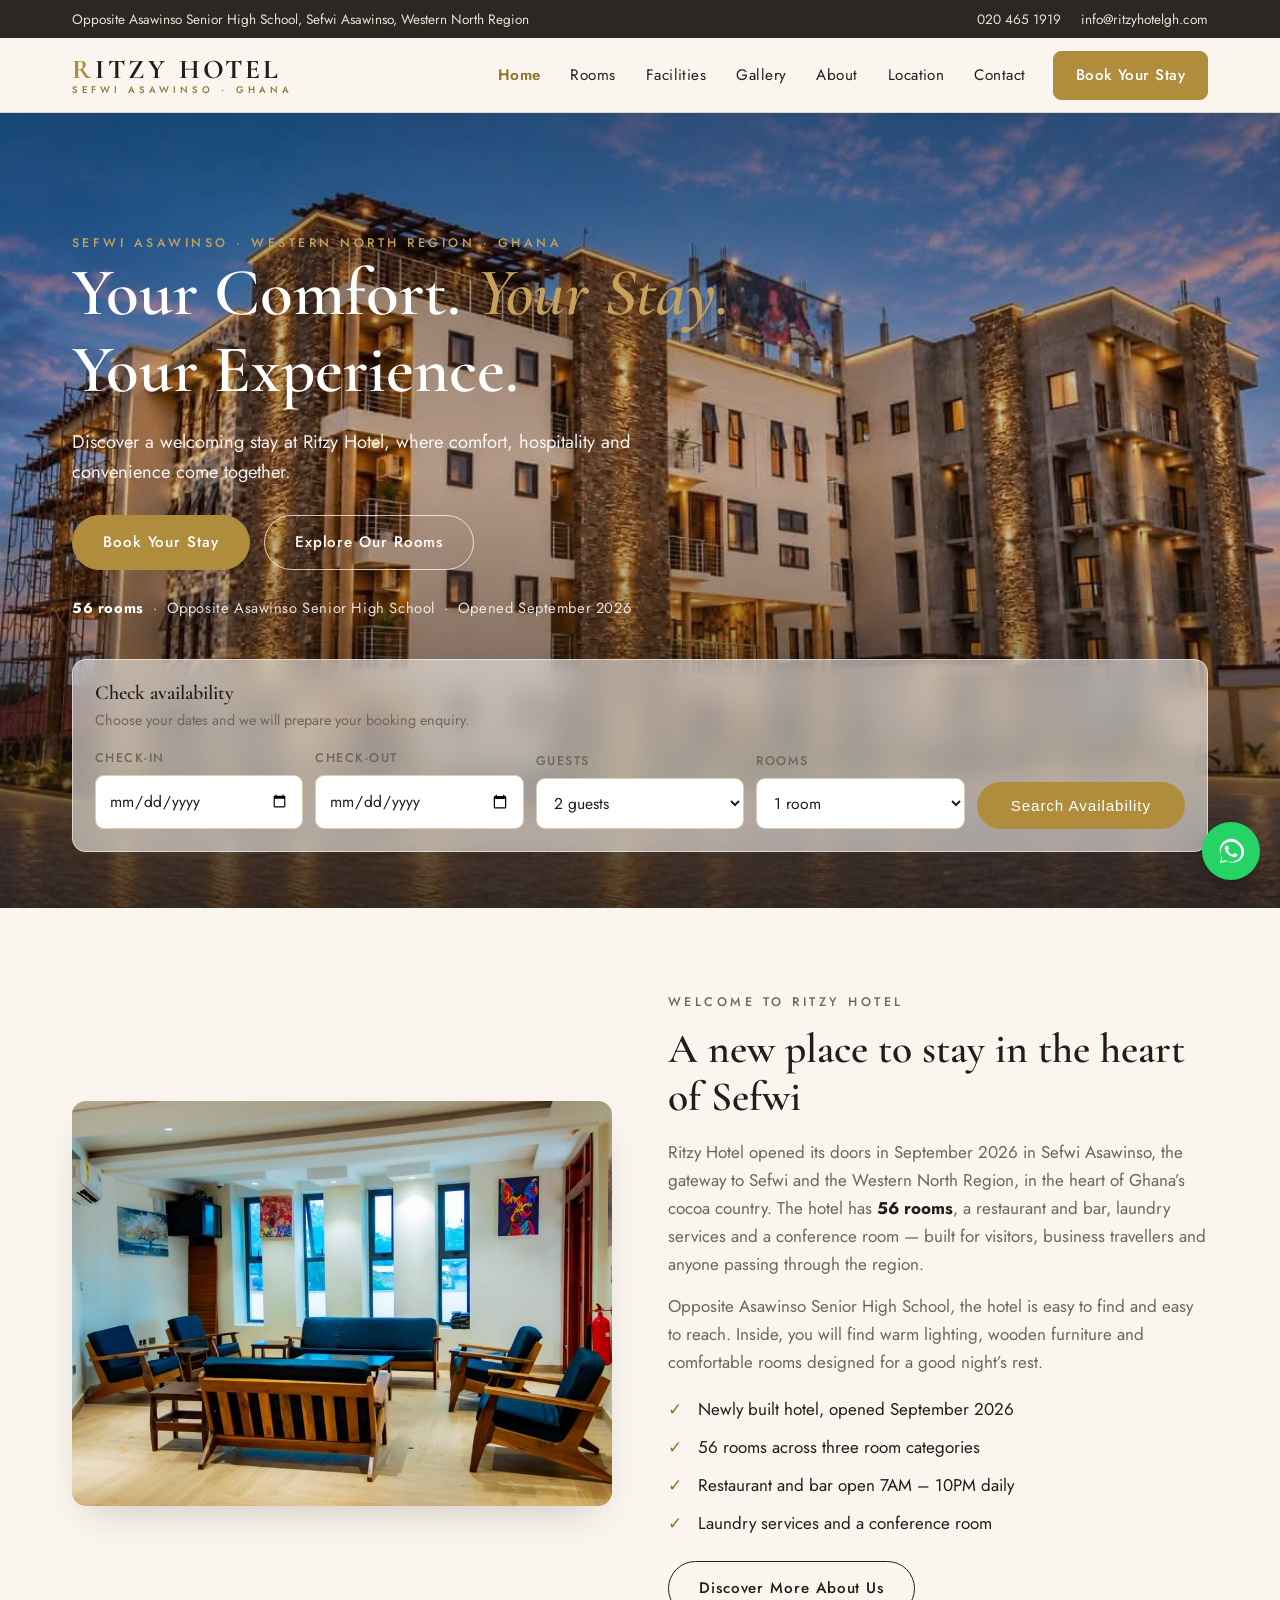
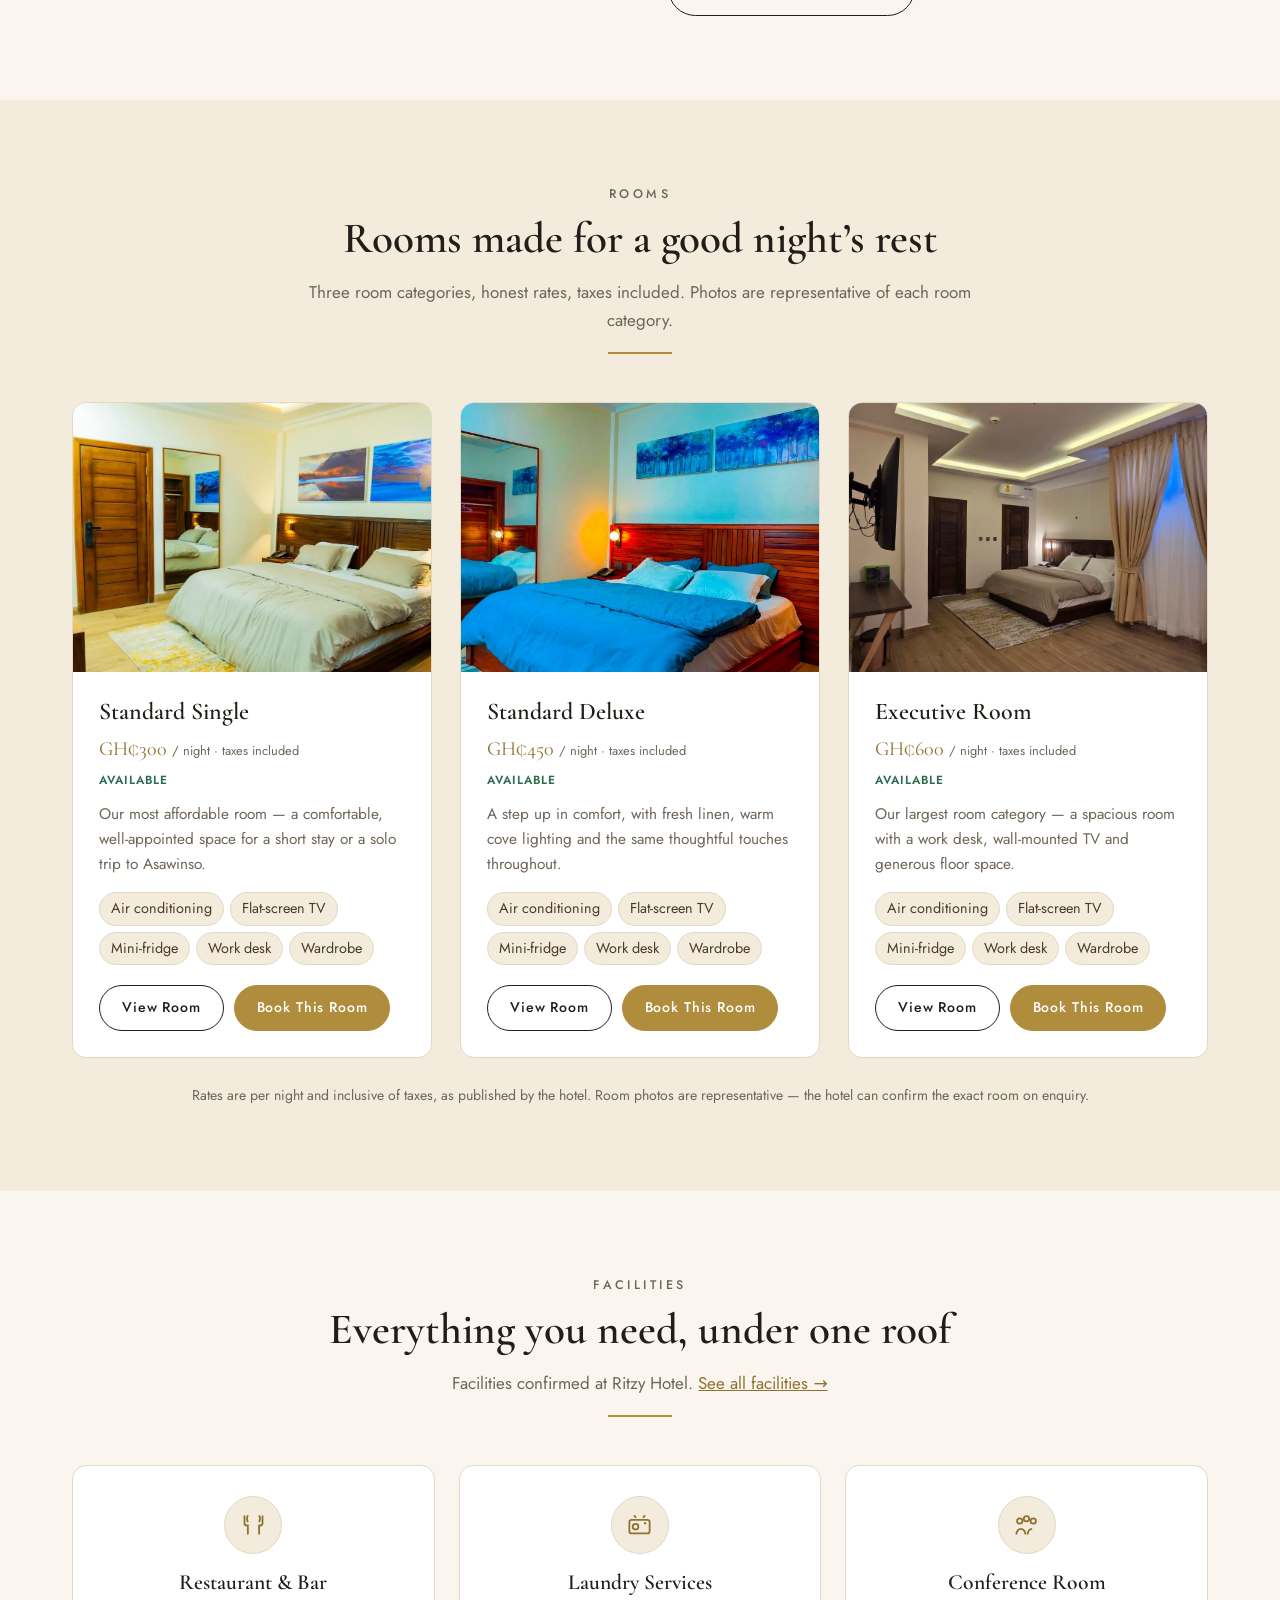
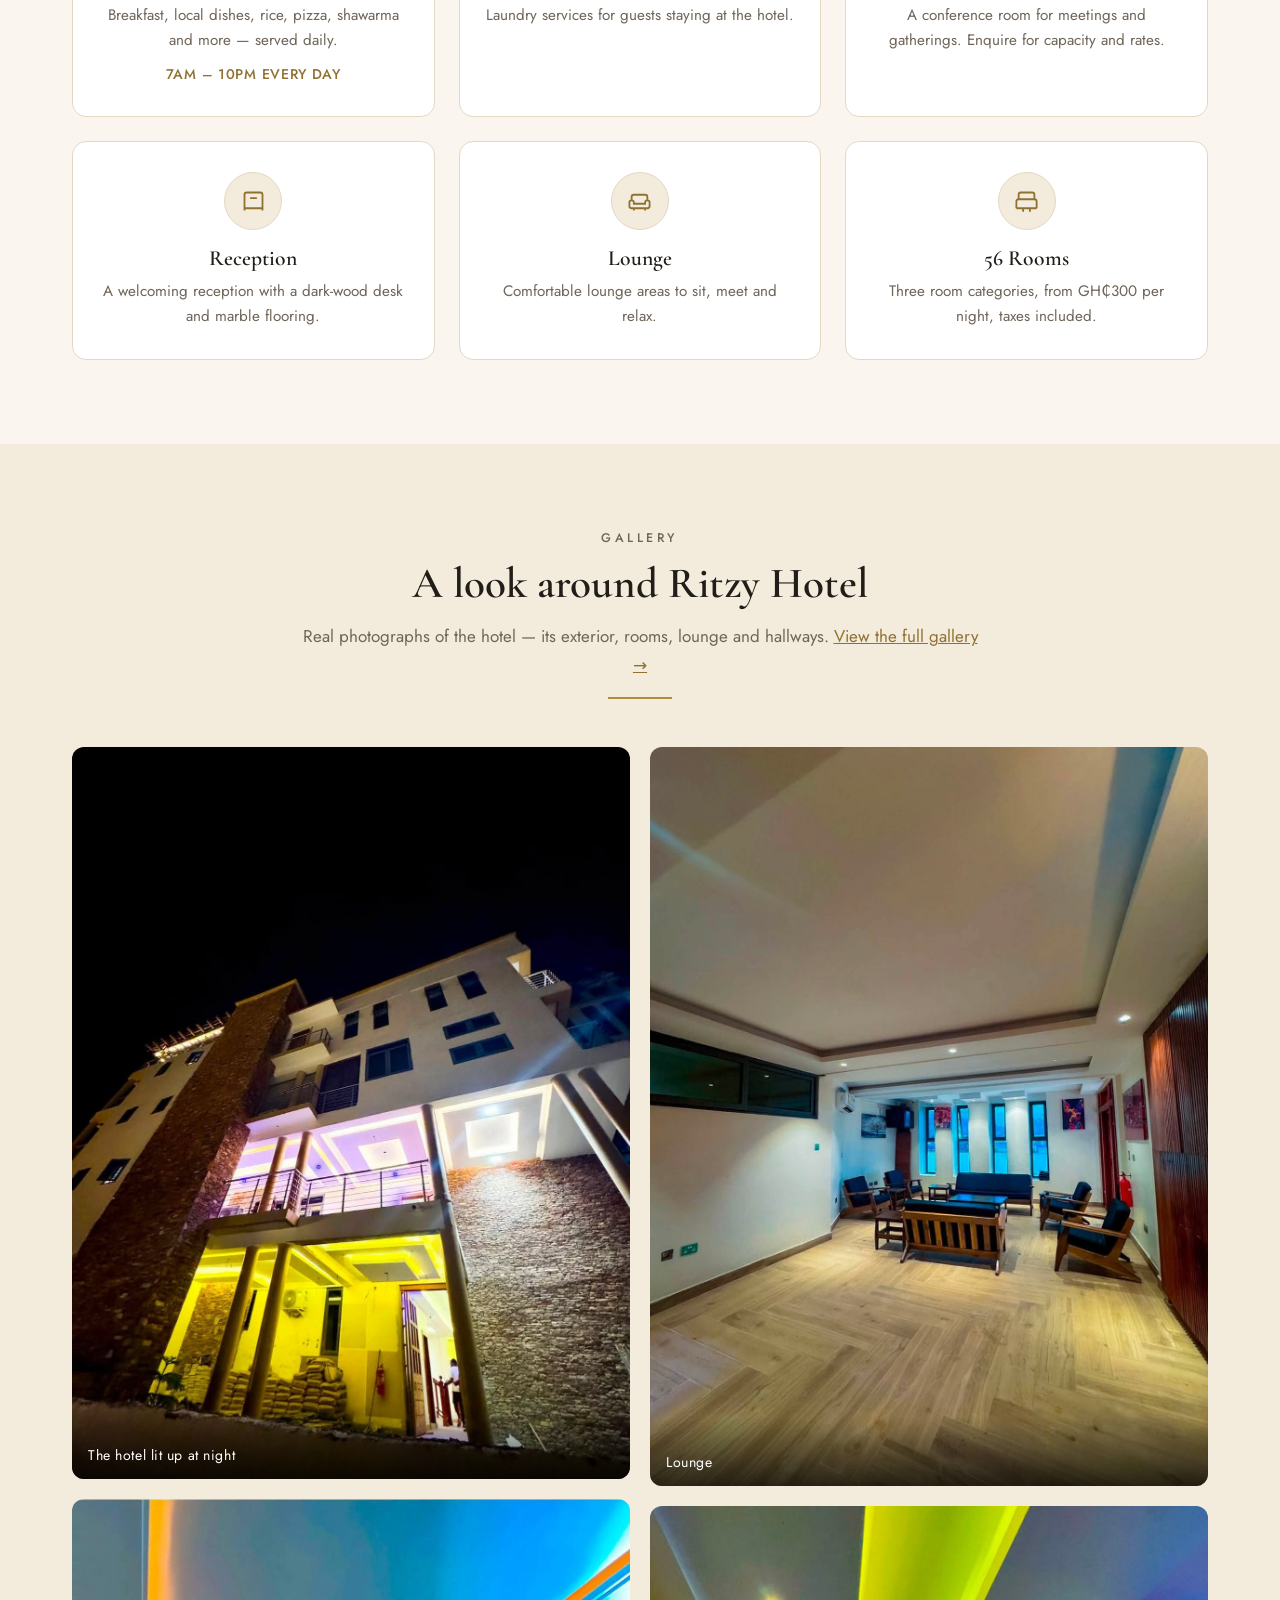
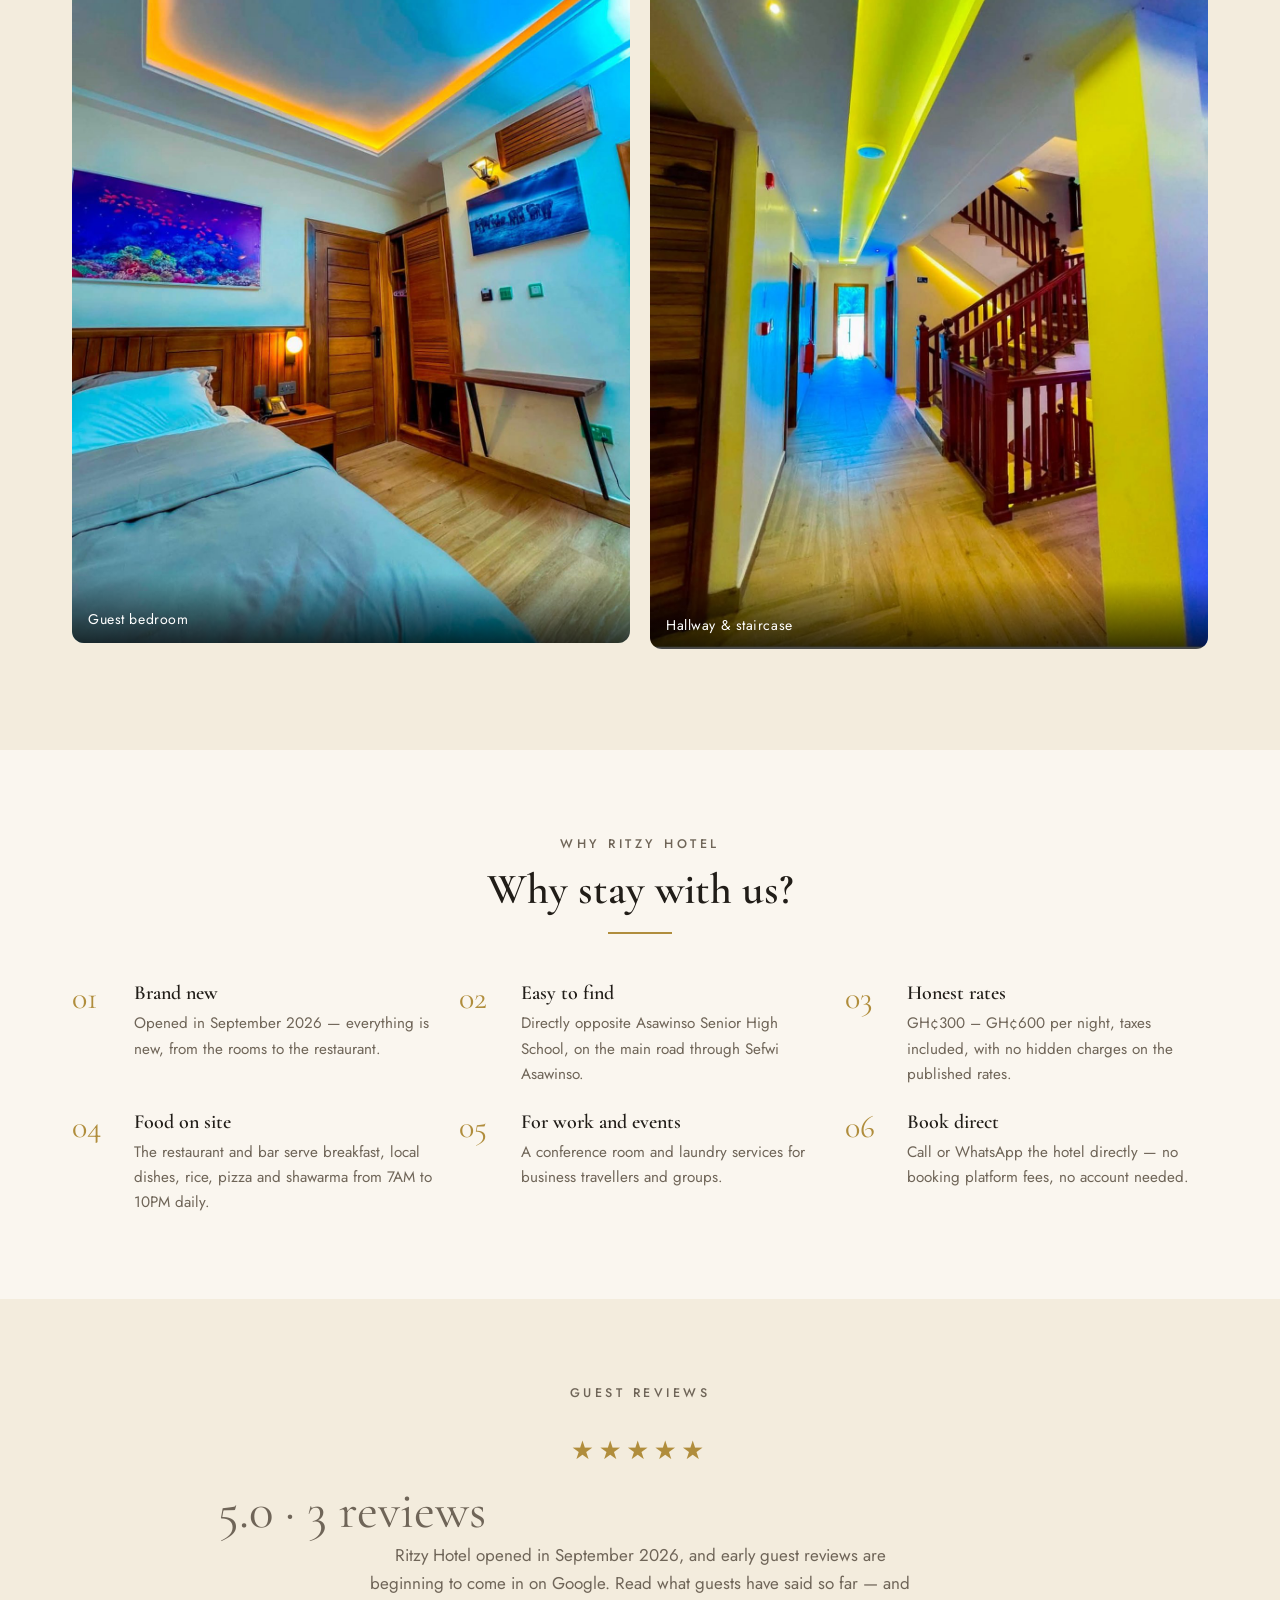
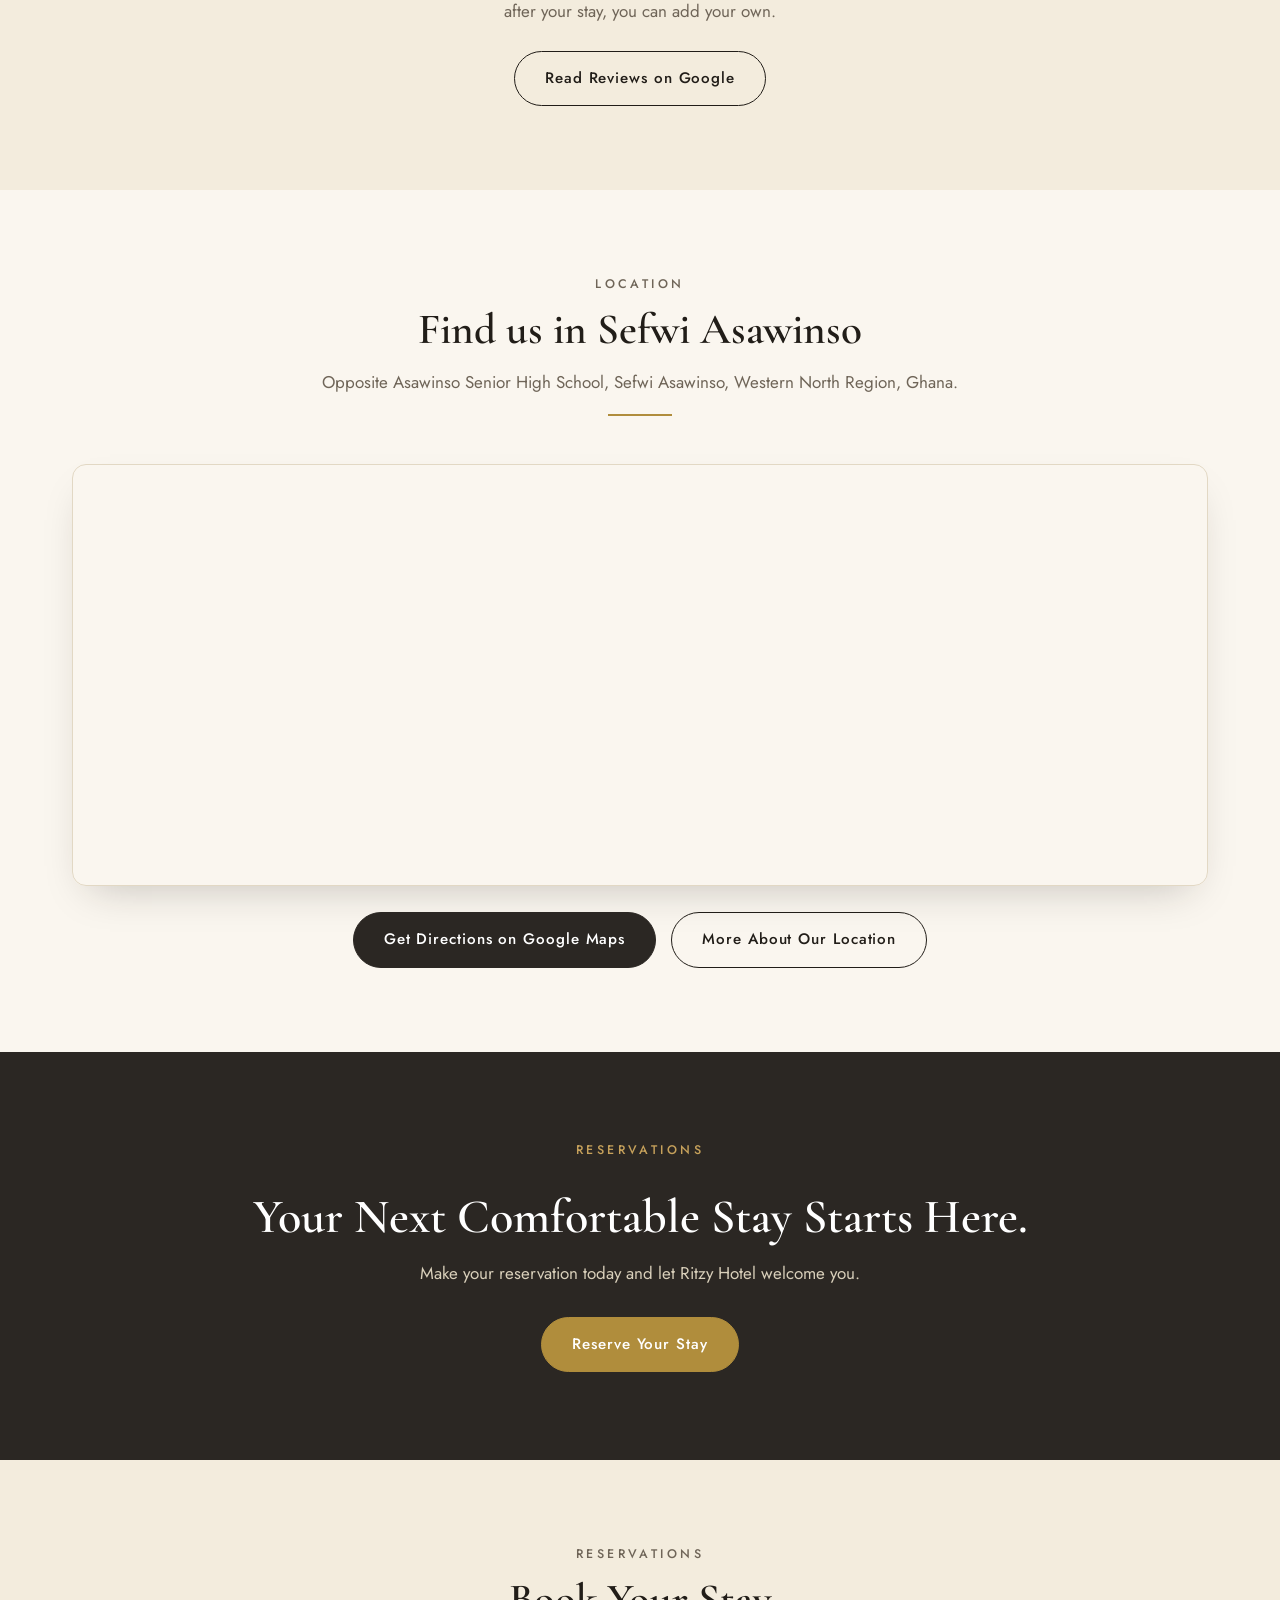
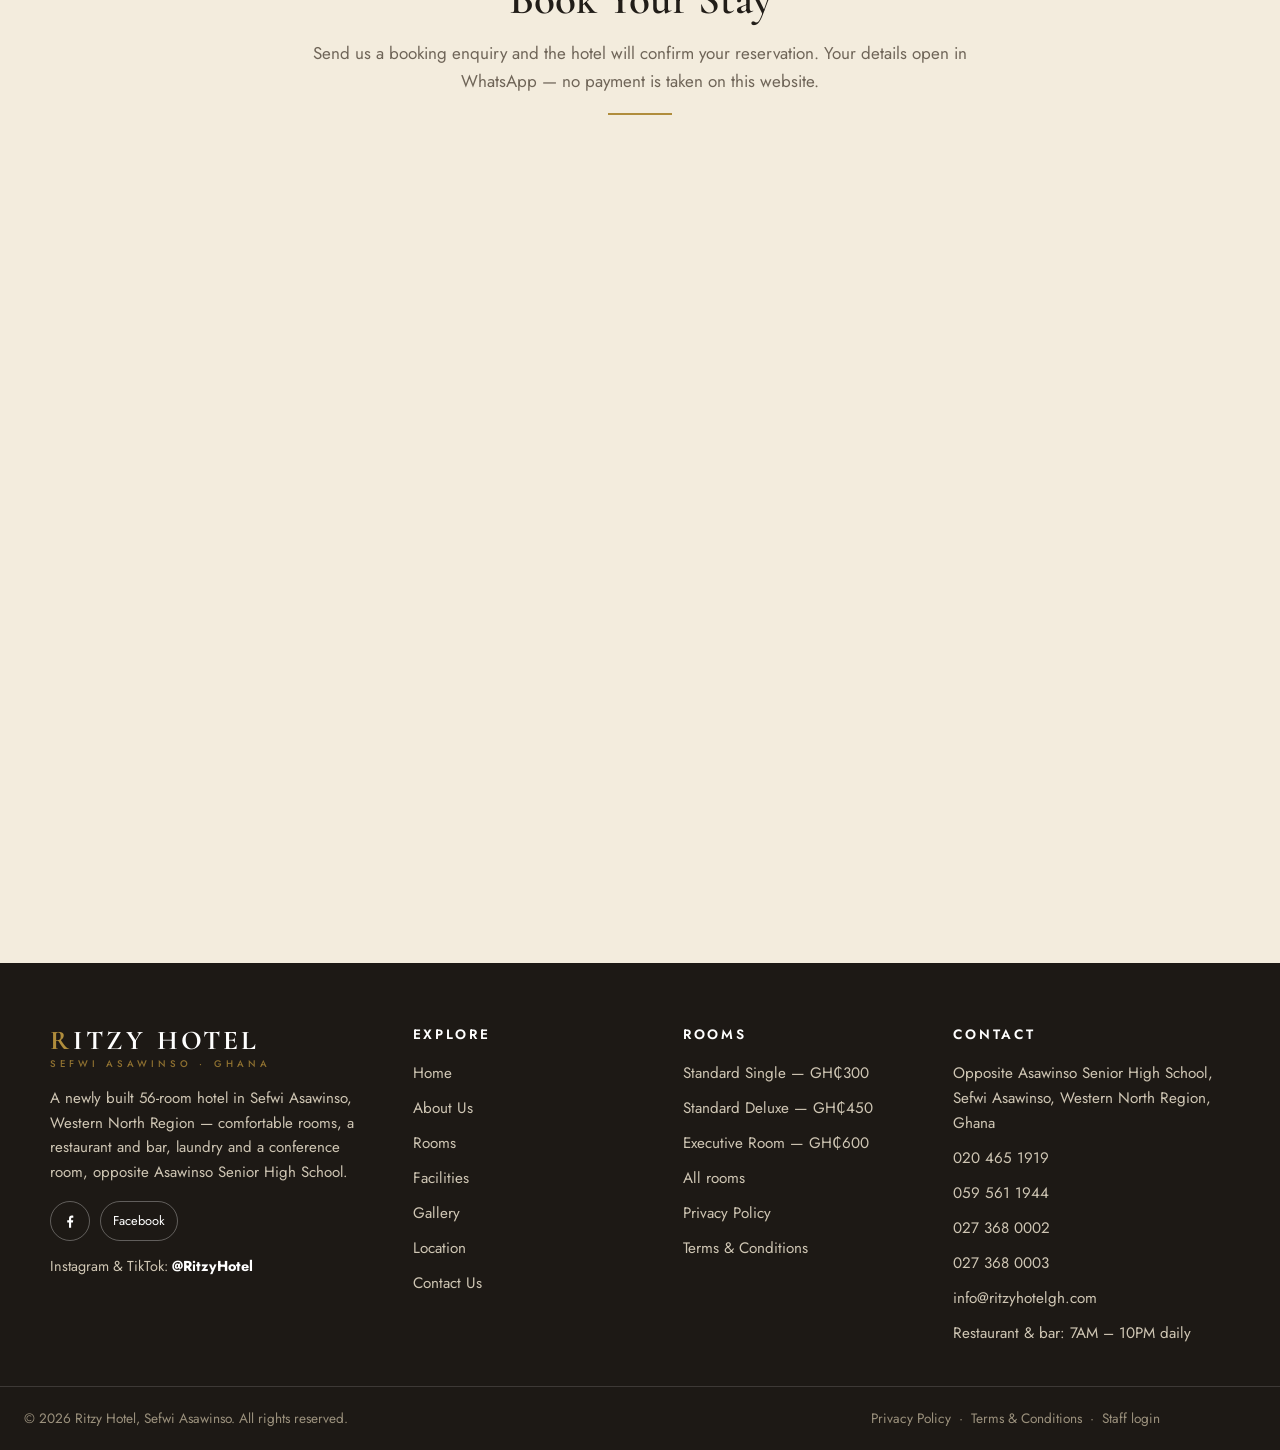
<file: index.html>
<!DOCTYPE html>
<html lang="en">
<head>
<meta charset="utf-8">
<meta name="viewport" content="width=device-width, initial-scale=1">
<title>Ritzy Hotel — Sefwi Asawinso, Western North Region | Book Direct</title>
<meta name="description" content="Ritzy Hotel is a newly built 56-room hotel in Sefwi Asawinso, Western North Region, Ghana. Comfortable rooms from GH₵300/night, restaurant & bar, laundry and conference room. Book direct by phone or WhatsApp.">
<link rel="canonical" href="https://www.ritzyhotelgh.com/">
<meta property="og:type" content="website">
<meta property="og:title" content="Ritzy Hotel — Sefwi Asawinso, Western North Region | Book Direct">
<meta property="og:description" content="Ritzy Hotel is a newly built 56-room hotel in Sefwi Asawinso, Western North Region, Ghana. Comfortable rooms from GH₵300/night, restaurant & bar, laundry and conference room. Book direct by phone or WhatsApp.">
<meta property="og:url" content="https://www.ritzyhotelgh.com/">
<meta property="og:image" content="https://www.ritzyhotelgh.com/assets/photos/exterior-twilight.jpg">
<meta property="og:site_name" content="Ritzy Hotel">
<meta name="theme-color" content="#2b2723">
<link rel="icon" type="image/svg+xml" href="assets/favicon.svg">
<link rel="preconnect" href="https://fonts.googleapis.com">
<link rel="preconnect" href="https://fonts.gstatic.com" crossorigin>
<link href="https://fonts.googleapis.com/css2?family=Cormorant+Garamond:ital,wght@0,500;0,600;0,700;1,500&family=Jost:wght@400;500;600&display=swap" rel="stylesheet">
<link rel="stylesheet" href="assets/css/style.css">
<script type="application/ld+json">
{
  "@context": "https://schema.org",
  "@type": "Hotel",
  "name": "Ritzy Hotel",
  "description": "A newly built 56-room hotel in Sefwi Asawinso, Western North Region, Ghana — comfortable rooms, a restaurant and bar open 7AM to 10PM daily, laundry and a conference room, opposite Asawinso Senior High School.",
  "url": "https://www.ritzyhotelgh.com/",
  "telephone": "+233204651919",
  "email": "info@ritzyhotelgh.com",
  "priceRange": "GH₵300 - GH₵600",
  "numberOfRooms": 56,
  "openingDate": "2026-09-25",
  "address": {
    "@type": "PostalAddress",
    "streetAddress": "Opposite Asawinso Senior High School",
    "addressLocality": "Sefwi Asawinso",
    "addressRegion": "Western North Region",
    "addressCountry": "GH"
  },
  "geo": { "@type": "GeoCoordinates", "latitude": 6.4223954, "longitude": -2.7058805 },
  "sameAs": ["https://web.facebook.com/p/RITZY-HOTEL-61594269758020/"],
  "aggregateRating": { "@type": "AggregateRating", "ratingValue": "5.0", "reviewCount": "3" },
  "amenityFeature": [
    { "@type": "LocationFeatureSpecification", "name": "Restaurant" },
    { "@type": "LocationFeatureSpecification", "name": "Bar" },
    { "@type": "LocationFeatureSpecification", "name": "Laundry services" },
    { "@type": "LocationFeatureSpecification", "name": "Conference room" },
    { "@type": "LocationFeatureSpecification", "name": "Lounge" },
    { "@type": "LocationFeatureSpecification", "name": "Reception" }
  ]
}
</script>
</head>
<body>
<div class="topbar"><div class="wrap">
      <span>Opposite Asawinso Senior High School, Sefwi Asawinso, Western North Region</span>
      <span class="tb-right"><span><a href="tel:0204651919">020 465 1919</a></span><span><a href="mailto:info@ritzyhotelgh.com">info@ritzyhotelgh.com</a></span></span>
    </div></div>
    <header class="site-header"><div class="wrap">
      <a class="wordmark" href="index.html"><span class="r-mark">R</span>ITZY <span style="letter-spacing:.1em">HOTEL</span><small>SEFWI ASAWINSO &middot; GHANA</small></a>
      <button class="nav-toggle" aria-label="Open menu" aria-expanded="false"><span></span><span></span><span></span></button>
      <nav class="main-nav" aria-label="Main navigation"><a href="index.html" class="active">Home</a><a href="rooms.html">Rooms</a><a href="facilities.html">Facilities</a><a href="gallery.html">Gallery</a><a href="about.html">About</a><a href="location.html">Location</a><a href="contact.html">Contact</a><a class="btn" href="contact.html#book">Book Your Stay</a></nav>
    </div></header>
<main>
<section class="hero">
    <img class="hero-bg" src="assets/photos/exterior-twilight.jpg" alt="Ritzy Hotel at dusk — the illuminated hotel building in Sefwi Asawinso" fetchpriority="high">
    <div class="wrap">
      <p class="eyebrow" style="color:var(--gold-soft)">Sefwi Asawinso &middot; Western North Region &middot; Ghana</p>
      <h1>Your Comfort. <em>Your Stay.</em> Your Experience.</h1>
      <p class="lede">Discover a welcoming stay at Ritzy Hotel, where comfort, hospitality and convenience come together.</p>
      <div class="hero-ctas">
        <a class="btn" href="contact.html#book">Book Your Stay</a>
        <a class="btn ghost" href="rooms.html">Explore Our Rooms</a>
      </div>
      <p class="hero-meta"><b>56 rooms</b> &nbsp;&middot;&nbsp; Opposite Asawinso Senior High School &nbsp;&middot;&nbsp; Opened September 2026</p>
      <form class="search-card hero-search" novalidate>
        <h3>Check availability</h3>
        <p>Choose your dates and we will prepare your booking enquiry.</p>
        <div class="search-grid">
          <div class="field"><label for="hs-in">Check-in</label><input id="hs-in" name="checkin" type="date"></div>
          <div class="field"><label for="hs-out">Check-out</label><input id="hs-out" name="checkout" type="date"></div>
          <div class="field"><label for="hs-guests">Guests</label><select id="hs-guests" name="guests"><option>1 guest</option><option selected>2 guests</option><option>3 guests</option><option>4 guests</option><option>5+ guests</option></select></div>
          <div class="field"><label for="hs-rooms">Rooms</label><select id="hs-rooms" name="rooms"><option selected>1 room</option><option>2 rooms</option><option>3 rooms</option><option>4 rooms</option><option>5+ rooms</option></select></div>
          <button class="btn" type="submit">Search Availability</button>
        </div>
        <div class="hero-result" id="heroResult" role="status" aria-live="polite"></div>
      </form>
    </div>
  </section>

  <section class="section"><div class="wrap split">
    <div class="img-frame reveal"><img src="assets/photos/lobby-lounge.jpg" alt="The lounge at Ritzy Hotel — blue sofas, wooden chairs and colourful wall art" loading="lazy"></div>
    <div class="reveal">
      <p class="eyebrow">Welcome to Ritzy Hotel</p>
      <h2>A new place to stay in the heart of Sefwi</h2>
      <p>Ritzy Hotel opened its doors in September 2026 in Sefwi Asawinso, the gateway to Sefwi and the Western North Region, in the heart of Ghana&rsquo;s cocoa country. The hotel has <b>56 rooms</b>, a restaurant and bar, laundry services and a conference room — built for visitors, business travellers and anyone passing through the region.</p>
      <p>Opposite Asawinso Senior High School, the hotel is easy to find and easy to reach. Inside, you will find warm lighting, wooden furniture and comfortable rooms designed for a good night&rsquo;s rest.</p>
      <ul class="check-list">
        <li>Newly built hotel, opened September 2026</li>
        <li>56 rooms across three room categories</li>
        <li>Restaurant and bar open 7AM – 10PM daily</li>
        <li>Laundry services and a conference room</li>
      </ul>
      <a class="btn ghost-dark" href="about.html">Discover More About Us</a>
    </div>
  </div></section>

  <section class="section alt"><div class="wrap">
    <div class="sec-head reveal"><p class="eyebrow">Rooms</p><h2>Rooms made for a good night&rsquo;s rest</h2><p>Three room categories, honest rates, taxes included. Photos are representative of each room category.</p><div class="gold-rule"></div></div>
    <div class="rooms-grid">
      <article class="room-card reveal">
      <div class="img-wrap"><img src="assets/photos/room-standard-1.jpg" alt="Standard Single room at Ritzy Hotel — double bed, wooden headboard and mirror" loading="lazy"></div>
      <div class="card-body">
        <h3>Standard Single</h3>
        <p class="price"><span data-price-for="standard-single">GH&cent;300</span> <small>/ night &middot; taxes included</small></p>
        <p class="avail-badge" data-avail-for="standard-single"></p>
        <p class="desc">Our most affordable room — a comfortable, well-appointed space for a short stay or a solo trip to Asawinso.</p>
        <div class="feats"><span>Air conditioning</span><span>Flat-screen TV</span><span>Mini-fridge</span><span>Work desk</span><span>Wardrobe</span></div>
        <div class="card-actions">
          <a class="btn ghost-dark small" href="room-standard-single.html">View Room</a>
          <a class="btn small" href="contact.html#book" data-book-room="Standard Single">Book This Room</a>
        </div>
      </div>
    </article>
      <article class="room-card reveal">
      <div class="img-wrap"><img src="assets/photos/room-blue-bedding.jpg" alt="Standard Deluxe room at Ritzy Hotel — double bed with blue linen and warm cove lighting" loading="lazy"></div>
      <div class="card-body">
        <h3>Standard Deluxe</h3>
        <p class="price"><span data-price-for="standard-deluxe">GH&cent;450</span> <small>/ night &middot; taxes included</small></p>
        <p class="avail-badge" data-avail-for="standard-deluxe"></p>
        <p class="desc">A step up in comfort, with fresh linen, warm cove lighting and the same thoughtful touches throughout.</p>
        <div class="feats"><span>Air conditioning</span><span>Flat-screen TV</span><span>Mini-fridge</span><span>Work desk</span><span>Wardrobe</span></div>
        <div class="card-actions">
          <a class="btn ghost-dark small" href="room-standard-deluxe.html">View Room</a>
          <a class="btn small" href="contact.html#book" data-book-room="Standard Deluxe">Book This Room</a>
        </div>
      </div>
    </article>
      <article class="room-card reveal">
      <div class="img-wrap"><img src="assets/photos/room-standard-2.jpg" alt="Executive Room at Ritzy Hotel — spacious room with work desk, wall-mounted TV and air conditioning" loading="lazy"></div>
      <div class="card-body">
        <h3>Executive Room</h3>
        <p class="price"><span data-price-for="executive">GH&cent;600</span> <small>/ night &middot; taxes included</small></p>
        <p class="avail-badge" data-avail-for="executive"></p>
        <p class="desc">Our largest room category — a spacious room with a work desk, wall-mounted TV and generous floor space.</p>
        <div class="feats"><span>Air conditioning</span><span>Flat-screen TV</span><span>Mini-fridge</span><span>Work desk</span><span>Wardrobe</span></div>
        <div class="card-actions">
          <a class="btn ghost-dark small" href="room-executive.html">View Room</a>
          <a class="btn small" href="contact.html#book" data-book-room="Executive Room">Book This Room</a>
        </div>
      </div>
    </article>
    </div>
    <p class="note">Rates are per night and inclusive of taxes, as published by the hotel. Room photos are representative — the hotel can confirm the exact room on enquiry.</p>
  </div></section>

  <section class="section"><div class="wrap">
    <div class="sec-head reveal"><p class="eyebrow">Facilities</p><h2>Everything you need, under one roof</h2><p>Facilities confirmed at Ritzy Hotel. <a href="facilities.html" style="color:var(--gold-dark);text-decoration:underline">See all facilities &rarr;</a></p><div class="gold-rule"></div></div>
    <div class="fac-grid">
      <div class="fac-card reveal"><div class="icon"><svg viewBox="0 0 24 24" fill="none" stroke="currentColor" stroke-width="1.6"><path d="M4 3v7a2 2 0 0 0 2 2h1v8M20 3v7a2 2 0 0 1-2 2h-1v8M7 3c-1 2-1 4 0 6M17 3c1 2 1 4 0 6"/></svg></div><h3>Restaurant &amp; Bar</h3><p>Breakfast, local dishes, rice, pizza, shawarma and more — served daily.</p><p class="hours">7AM – 10PM EVERY DAY</p></div>
      <div class="fac-card reveal"><div class="icon"><svg viewBox="0 0 24 24" fill="none" stroke="currentColor" stroke-width="1.6"><rect x="3" y="7" width="18" height="12" rx="2"/><circle cx="8.5" cy="13" r="2.5"/><path d="M16 10h2M7 3l2 2M17 3l-2 2"/></svg></div><h3>Laundry Services</h3><p>Laundry services for guests staying at the hotel.</p></div>
      <div class="fac-card reveal"><div class="icon"><svg viewBox="0 0 24 24" fill="none" stroke="currentColor" stroke-width="1.6"><circle cx="6" cy="8" r="2.4"/><circle cx="18" cy="8" r="2.4"/><circle cx="12" cy="6" r="2.4"/><path d="M3 20c0-3 2-5 4-5s4 2 4 5M13 20c0-3 2-5 4-5"/></svg></div><h3>Conference Room</h3><p>A conference room for meetings and gatherings. Enquire for capacity and rates.</p></div>
      <div class="fac-card reveal"><div class="icon"><svg viewBox="0 0 24 24" fill="none" stroke="currentColor" stroke-width="1.6"><path d="M4 18V6a2 2 0 0 1 2-2h12a2 2 0 0 1 2 2v12M4 18h16M4 18v2M20 18v2M9 9h6"/></svg></div><h3>Reception</h3><p>A welcoming reception with a dark-wood desk and marble flooring.</p></div>
      <div class="fac-card reveal"><div class="icon"><svg viewBox="0 0 24 24" fill="none" stroke="currentColor" stroke-width="1.6"><path d="M5 11V8a2 2 0 0 1 2-2h10a2 2 0 0 1 2 2v3M3 13a2 2 0 0 1 4 0v1h10v-1a2 2 0 0 1 4 0v3a2 2 0 0 1-2 2H5a2 2 0 0 1-2-2v-3zM7 20v-2M17 20v-2"/></svg></div><h3>Lounge</h3><p>Comfortable lounge areas to sit, meet and relax.</p></div>
      <div class="fac-card reveal"><div class="icon"><svg viewBox="0 0 24 24" fill="none" stroke="currentColor" stroke-width="1.6"><path d="M3 18v-6a2 2 0 0 1 2-2h14a2 2 0 0 1 2 2v6M3 18h18M5 10V6a2 2 0 0 1 2-2h10a2 2 0 0 1 2 2v4M9 21v-3M15 21v-3"/></svg></div><h3>56 Rooms</h3><p>Three room categories, from <span data-min-price>GH&cent;300</span> per night, taxes included.</p></div>
    </div>
  </div></section>

  <section class="section alt"><div class="wrap">
    <div class="sec-head reveal"><p class="eyebrow">Gallery</p><h2>A look around Ritzy Hotel</h2><p>Real photographs of the hotel — its exterior, rooms, lounge and hallways. <a href="gallery.html" style="color:var(--gold-dark);text-decoration:underline">View the full gallery &rarr;</a></p><div class="gold-rule"></div></div>
    <div class="masonry" style="columns:2">
      <figure class="reveal"><img src="assets/photos/exterior-night.jpg" alt="Ritzy Hotel lit up at night" loading="lazy"><figcaption>The hotel lit up at night</figcaption></figure>
      <figure class="reveal"><img src="assets/photos/room-blue-2.jpg" alt="Guest bedroom at Ritzy Hotel" loading="lazy"><figcaption>Guest bedroom</figcaption></figure>
      <figure class="reveal"><img src="assets/photos/lobby-lounge-2.jpg" alt="Lounge area at Ritzy Hotel" loading="lazy"><figcaption>Lounge</figcaption></figure>
      <figure class="reveal"><img src="assets/photos/hallway-staircase.jpg" alt="Hallway and staircase at Ritzy Hotel" loading="lazy"><figcaption>Hallway &amp; staircase</figcaption></figure>
    </div>
  </div></section>

  <section class="section"><div class="wrap">
    <div class="sec-head reveal"><p class="eyebrow">Why Ritzy Hotel</p><h2>Why stay with us?</h2><div class="gold-rule"></div></div>
    <div class="why-grid">
      <div class="why-card reveal"><span class="num">01</span><div><h3>Brand new</h3><p>Opened in September 2026 — everything is new, from the rooms to the restaurant.</p></div></div>
      <div class="why-card reveal"><span class="num">02</span><div><h3>Easy to find</h3><p>Directly opposite Asawinso Senior High School, on the main road through Sefwi Asawinso.</p></div></div>
      <div class="why-card reveal"><span class="num">03</span><div><h3>Honest rates</h3><p>GH&cent;300 – GH&cent;600 per night, taxes included, with no hidden charges on the published rates.</p></div></div>
      <div class="why-card reveal"><span class="num">04</span><div><h3>Food on site</h3><p>The restaurant and bar serve breakfast, local dishes, rice, pizza and shawarma from 7AM to 10PM daily.</p></div></div>
      <div class="why-card reveal"><span class="num">05</span><div><h3>For work and events</h3><p>A conference room and laundry services for business travellers and groups.</p></div></div>
      <div class="why-card reveal"><span class="num">06</span><div><h3>Book direct</h3><p>Call or WhatsApp the hotel directly — no booking platform fees, no account needed.</p></div></div>
    </div>
  </div></section>

  <section class="section alt reviews"><div class="wrap reveal">
    <p class="eyebrow">Guest Reviews</p>
    <div class="stars" aria-label="Rated 5 out of 5 stars">&#9733;&#9733;&#9733;&#9733;&#9733;</div>
    <p class="big">5.0 &middot; 3 reviews</p>
    <p>Ritzy Hotel opened in September 2026, and early guest reviews are beginning to come in on Google. Read what guests have said so far — and after your stay, you can add your own.</p>
    <a class="btn ghost-dark" href="https://www.google.com/maps/place/Ritzy+Hotel/@6.4223954,-2.7058805,848m/data=!3m2!1e3!4b1!4m6!3m5!1s0xfc4a159e36b4143:0x629ad00cf30612c1!8m2!3d6.4223954!4d-2.7058805" target="_blank" rel="noopener">Read Reviews on Google</a>
  </div></section>

  <section class="section"><div class="wrap">
    <div class="sec-head reveal"><p class="eyebrow">Location</p><h2>Find us in Sefwi Asawinso</h2><p>Opposite Asawinso Senior High School, Sefwi Asawinso, Western North Region, Ghana.</p><div class="gold-rule"></div></div>
    <div class="map-frame reveal"><iframe title="Map showing the location of Ritzy Hotel, Sefwi Asawinso" src="https://www.google.com/maps?q=6.4223954,-2.7058805&output=embed" loading="lazy" referrerpolicy="no-referrer-when-downgrade" allowfullscreen></iframe></div>
    <div style="text-align:center;margin-top:26px" class="reveal">
      <a class="btn dark" href="https://www.google.com/maps/place/Ritzy+Hotel/@6.4223954,-2.7058805,848m/data=!3m2!1e3!4b1!4m6!3m5!1s0xfc4a159e36b4143:0x629ad00cf30612c1!8m2!3d6.4223954!4d-2.7058805" target="_blank" rel="noopener">Get Directions on Google Maps</a>
      &nbsp; <a class="btn ghost-dark" href="location.html">More About Our Location</a>
    </div>
  </div></section>

  <section class="cta-banner reveal"><div class="wrap">
    <p class="eyebrow" style="color:var(--gold-soft)">Reservations</p>
    <h2>Your Next Comfortable Stay Starts Here.</h2>
    <p>Make your reservation today and let Ritzy Hotel welcome you.</p>
    <a class="btn" href="#book">Reserve Your Stay</a>
  </div></section>
  <section class="section booking" id="book"><div class="wrap">
      <div class="sec-head reveal"><p class="eyebrow">Reservations</p><h2>Book Your Stay</h2><p>Send us a booking enquiry and the hotel will confirm your reservation. Your details open in WhatsApp — no payment is taken on this website.</p><div class="gold-rule"></div></div>
      <form class="booking-form form-card reveal" novalidate>
        <div class="form-error" role="alert"></div>
        <div class="form-fields">
          <div class="form-grid">
            <div class="field"><label for="bf-name">Full name *</label><input id="bf-name" name="name" type="text" autocomplete="name" placeholder="Your full name" required></div>
            <div class="field"><label for="bf-phone">Phone number *</label><input id="bf-phone" name="phone" type="tel" autocomplete="tel" placeholder="e.g. 024 000 0000" required></div>
            <div class="field"><label for="bf-email">Email address</label><input id="bf-email" name="email" type="email" autocomplete="email" placeholder="you@example.com"></div>
            <div class="field"><label for="bf-room">Preferred room category</label><select id="bf-room" name="room"><option value="Standard Single" data-room="standard-single">Standard Single — GH₵300 / night</option><option value="Standard Deluxe" data-room="standard-deluxe">Standard Deluxe — GH₵450 / night</option><option value="Executive Room" data-room="executive">Executive Room — GH₵600 / night</option></select></div>
            <div class="field"><label for="bf-in">Check-in date *</label><input id="bf-in" name="checkin" type="date" required></div>
            <div class="field"><label for="bf-out">Check-out date *</label><input id="bf-out" name="checkout" type="date" required></div>
            <div class="field"><label for="bf-guests">Guests</label><select id="bf-guests" name="guests"><option>1 guest</option><option selected>2 guests</option><option>3 guests</option><option>4 guests</option><option>5+ guests</option></select></div>
            <div class="field"><label for="bf-rooms">Rooms</label><select id="bf-rooms" name="rooms"><option selected>1 room</option><option>2 rooms</option><option>3 rooms</option><option>4 rooms</option><option>5+ rooms</option></select></div>
            <div class="field full"><label for="bf-req">Additional requests</label><textarea id="bf-req" name="requests" rows="3" placeholder="Anything the hotel should know — early check-in, a quiet room, a group booking…"></textarea></div>
            <div class="field full"><button class="btn whatsapp block" type="submit">Send Enquiry via WhatsApp</button>
            <p class="hint" style="text-align:center;margin-top:12px">Your enquiry opens in WhatsApp to <b>020 465 1919</b>. The hotel will confirm availability and your reservation — this form alone does not confirm a booking.</p></div>
          </div>
        </div>
        <div class="form-ok">
          <div class="tick">✓</div>
          <h3>Your enquiry has been prepared</h3>
          <p>WhatsApp should now be open with your booking details ready to send. The hotel will confirm availability and your reservation. If WhatsApp did not open, please call <a href="tel:0204651919">020 465 1919</a>.</p>
          <button class="btn ghost-dark" type="button" data-again>Send another enquiry</button>
        </div>
      </form>
    </div></section>
</main>
<footer class="site-footer"><div class="wrap foot-grid">
      <div>
        <a class="wordmark" href="index.html"><span class="r-mark">R</span>ITZY <span style="letter-spacing:.1em">HOTEL</span><small>SEFWI ASAWINSO &middot; GHANA</small></a>
        <p style="margin-top:16px">A newly built 56-room hotel in Sefwi Asawinso, Western North Region — comfortable rooms, a restaurant and bar, laundry and a conference room, opposite Asawinso Senior High School.</p>
        <div class="socials">
          <a href="https://web.facebook.com/p/RITZY-HOTEL-61594269758020/" target="_blank" rel="noopener" aria-label="Ritzy Hotel on Facebook"><svg viewBox="0 0 24 24" width="18" height="18" fill="currentColor"><path d="M13.5 21v-7h2.4l.4-3h-2.8V9.1c0-.9.3-1.5 1.6-1.5h1.3V4.9c-.3 0-1.1-.1-2.1-.1-2.1 0-3.6 1.3-3.6 3.7V11H8.3v3h2.4v7h2.8z"/></svg></a>
          <a href="https://web.facebook.com/p/RITZY-HOTEL-61594269758020/" target="_blank" rel="noopener" aria-label="Ritzy Hotel on Facebook (page)" style="font-family:var(--sans);font-size:.8rem;width:auto;padding:0 12px;border-radius:999px">Facebook</a>
        </div>
        <p style="margin-top:14px;font-size:.9rem">Instagram &amp; TikTok: <b style="color:#fff">@RitzyHotel</b></p>
      </div>
      <div>
        <h4>Explore</h4>
        <ul>
          <li><a href="index.html">Home</a></li>
          <li><a href="about.html">About Us</a></li>
          <li><a href="rooms.html">Rooms</a></li>
          <li><a href="facilities.html">Facilities</a></li>
          <li><a href="gallery.html">Gallery</a></li>
          <li><a href="location.html">Location</a></li>
          <li><a href="contact.html">Contact Us</a></li>
        </ul>
      </div>
      <div>
        <h4>Rooms</h4>
        <ul>
          <li><a href="room-standard-single.html">Standard Single — <span data-price-for="standard-single">GH&cent;300</span></a></li>
          <li><a href="room-standard-deluxe.html">Standard Deluxe — <span data-price-for="standard-deluxe">GH&cent;450</span></a></li>
          <li><a href="room-executive.html">Executive Room — <span data-price-for="executive">GH&cent;600</span></a></li>
          <li><a href="rooms.html">All rooms</a></li>
          <li><a href="privacy.html">Privacy Policy</a></li>
          <li><a href="terms.html">Terms &amp; Conditions</a></li>
        </ul>
      </div>
      <div>
        <h4>Contact</h4>
        <ul>
          <li>Opposite Asawinso Senior High School, Sefwi Asawinso, Western North Region, Ghana</li>
          <li><a href="tel:0204651919">020 465 1919</a></li>
          <li><a href="tel:0595611944">059 561 1944</a></li>
          <li><a href="tel:0273680002">027 368 0002</a></li>
          <li><a href="tel:0273680003">027 368 0003</a></li>
          <li><a href="mailto:info@ritzyhotelgh.com">info@ritzyhotelgh.com</a></li>
          <li>Restaurant &amp; bar: 7AM – 10PM daily</li>
        </ul>
      </div>
    </div>
    <div class="foot-bottom"><div class="wrap">
      <span>&copy; <span id="year">2026</span> Ritzy Hotel, Sefwi Asawinso. All rights reserved.</span>
      <span><a href="privacy.html">Privacy Policy</a> &nbsp;&middot;&nbsp; <a href="terms.html">Terms &amp; Conditions</a> &nbsp;&middot;&nbsp; <a href="admin.html">Staff login</a></span>
    </div></div></footer>
    <a class="wa-float" href="#" data-wa aria-label="Chat with Ritzy Hotel on WhatsApp"><svg viewBox="0 0 32 32" fill="currentColor"><path d="M16 3C9.4 3 4 8.4 4 15c0 2.4.7 4.6 2 6.5L4 29l7.7-2c1.8 1 3.9 1.5 6 1.5h.3c6.6 0 12-5.4 12-12S22.6 3 16 3zm0 24.5c-1.9 0-3.8-.5-5.4-1.5l-.4-.2-4.6 1.2 1.2-4.4-.3-.4C5.4 20.7 4.9 19 4.9 17.3 4.9 11.2 9.9 6.2 16 6.2S27.1 11.2 27.1 17.3 22.1 27.5 16 27.5zm6.3-8.2c-.3-.2-2-1-2.3-1.1-.3-.1-.5-.2-.8.2-.2.3-.9 1.1-1.1 1.3-.2.2-.4.2-.7.1-.3-.2-1.4-.5-2.7-1.7-1-.9-1.7-2-1.9-2.3-.2-.3 0-.5.1-.7l.5-.6c.2-.2.2-.4.3-.6.1-.2 0-.4 0-.6-.1-.2-.8-1.8-1-2.5-.3-.6-.5-.6-.8-.6h-.6c-.2 0-.6.1-.9.4-.3.3-1.1 1.1-1.1 2.7s1.2 3.1 1.3 3.4c.2.2 2.3 3.6 5.7 5 3.4 1.4 3.4 1 4 .9.6-.1 2-0.8 2.2-1.6.3-.8.3-1.4.2-1.6-.1-.1-.3-.2-.7-.4z"/></svg></a>
    <script src="assets/js/ritzy-store.js"></script>
    <script src="assets/js/site.js"></script>
</body></html>
</file>
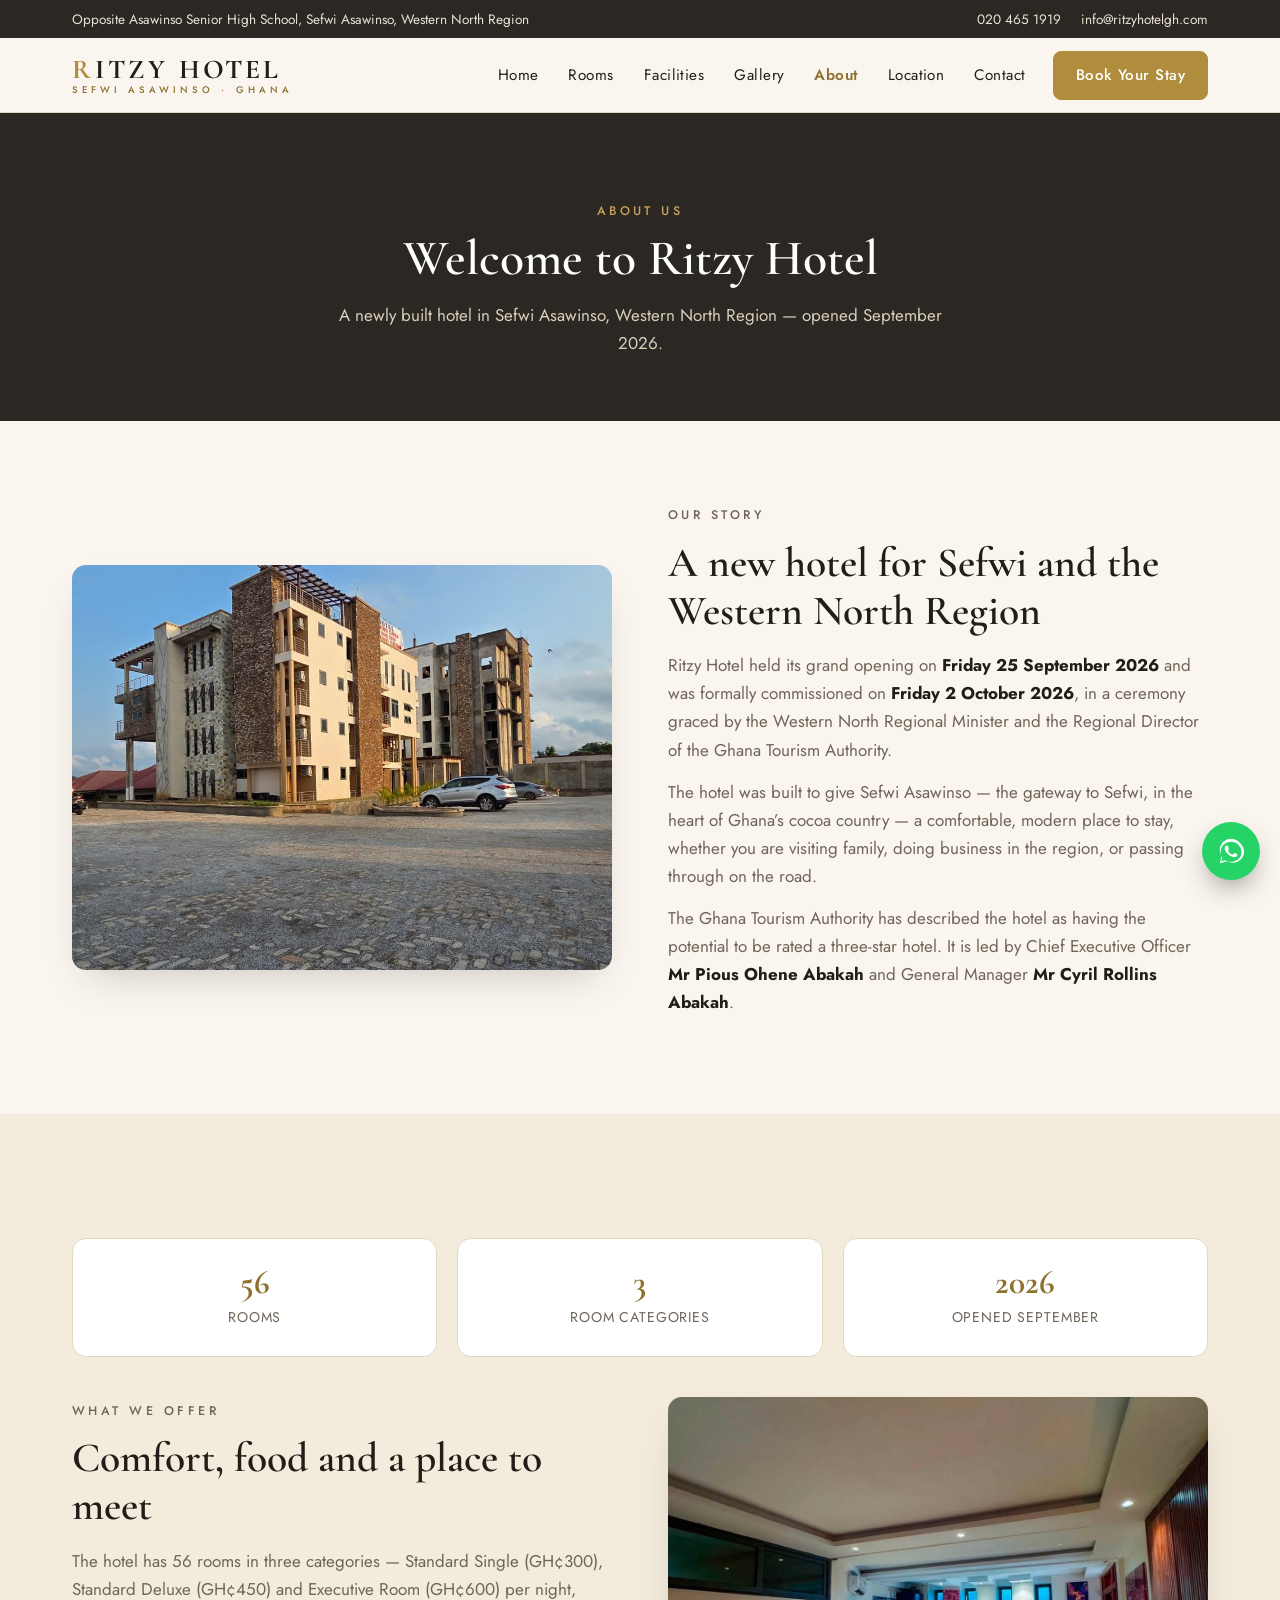
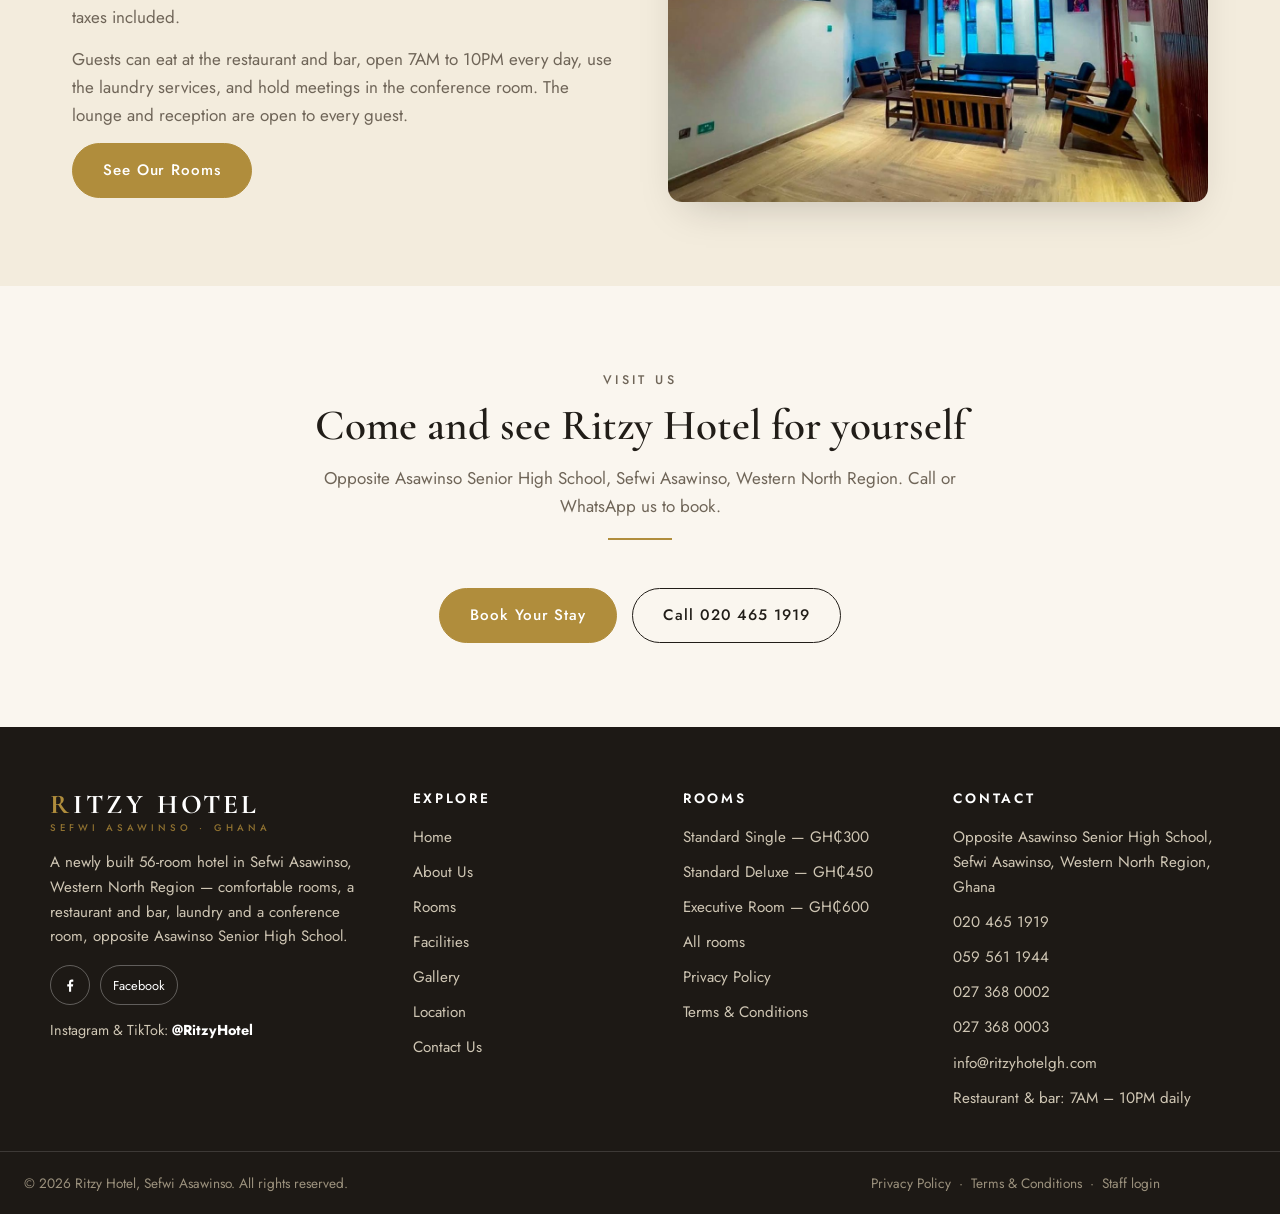
<file: about.html>
<!DOCTYPE html>
<html lang="en">
<head>
<meta charset="utf-8">
<meta name="viewport" content="width=device-width, initial-scale=1">
<title>About Ritzy Hotel — Sefwi Asawinso, Ghana</title>
<meta name="description" content="Ritzy Hotel opened in September 2026 in Sefwi Asawinso, Western North Region. 56 rooms, a restaurant and bar, laundry and a conference room, opposite Asawinso Senior High School.">
<link rel="canonical" href="https://www.ritzyhotelgh.com/about.html">
<meta property="og:type" content="website">
<meta property="og:title" content="About Ritzy Hotel — Sefwi Asawinso, Ghana">
<meta property="og:description" content="Ritzy Hotel opened in September 2026 in Sefwi Asawinso, Western North Region. 56 rooms, a restaurant and bar, laundry and a conference room, opposite Asawinso Senior High School.">
<meta property="og:url" content="https://www.ritzyhotelgh.com/about.html">
<meta property="og:image" content="https://www.ritzyhotelgh.com/assets/photos/exterior-twilight.jpg">
<meta property="og:site_name" content="Ritzy Hotel">
<meta name="theme-color" content="#2b2723">
<link rel="icon" type="image/svg+xml" href="assets/favicon.svg">
<link rel="preconnect" href="https://fonts.googleapis.com">
<link rel="preconnect" href="https://fonts.gstatic.com" crossorigin>
<link href="https://fonts.googleapis.com/css2?family=Cormorant+Garamond:ital,wght@0,500;0,600;0,700;1,500&family=Jost:wght@400;500;600&display=swap" rel="stylesheet">
<link rel="stylesheet" href="assets/css/style.css">
</head>
<body>
<div class="topbar"><div class="wrap">
      <span>Opposite Asawinso Senior High School, Sefwi Asawinso, Western North Region</span>
      <span class="tb-right"><span><a href="tel:0204651919">020 465 1919</a></span><span><a href="mailto:info@ritzyhotelgh.com">info@ritzyhotelgh.com</a></span></span>
    </div></div>
    <header class="site-header"><div class="wrap">
      <a class="wordmark" href="index.html"><span class="r-mark">R</span>ITZY <span style="letter-spacing:.1em">HOTEL</span><small>SEFWI ASAWINSO &middot; GHANA</small></a>
      <button class="nav-toggle" aria-label="Open menu" aria-expanded="false"><span></span><span></span><span></span></button>
      <nav class="main-nav" aria-label="Main navigation"><a href="index.html">Home</a><a href="rooms.html">Rooms</a><a href="facilities.html">Facilities</a><a href="gallery.html">Gallery</a><a href="about.html" class="active">About</a><a href="location.html">Location</a><a href="contact.html">Contact</a><a class="btn" href="contact.html#book">Book Your Stay</a></nav>
    </div></header>
<main>
<section class="page-hero"><div class="wrap"><p class="eyebrow">About Us</p><h1>Welcome to Ritzy Hotel</h1><p>A newly built hotel in Sefwi Asawinso, Western North Region — opened September 2026.</p></div></section>
  <section class="section"><div class="wrap split">
    <div class="img-frame reveal"><img src="assets/photos/exterior-day.jpg" alt="Ritzy Hotel in the daytime, seen from the paved courtyard" loading="lazy"></div>
    <div class="reveal">
      <p class="eyebrow">Our Story</p>
      <h2>A new hotel for Sefwi and the Western North Region</h2>
      <p>Ritzy Hotel held its grand opening on <b>Friday 25 September 2026</b> and was formally commissioned on <b>Friday 2 October 2026</b>, in a ceremony graced by the Western North Regional Minister and the Regional Director of the Ghana Tourism Authority.</p>
      <p>The hotel was built to give Sefwi Asawinso — the gateway to Sefwi, in the heart of Ghana&rsquo;s cocoa country — a comfortable, modern place to stay, whether you are visiting family, doing business in the region, or passing through on the road.</p>
      <p>The Ghana Tourism Authority has described the hotel as having the potential to be rated a three-star hotel. It is led by Chief Executive Officer <b>Mr Pious Ohene Abakah</b> and General Manager <b>Mr Cyril Rollins Abakah</b>.</p>
    </div>
  </div></section>
  <section class="section alt"><div class="wrap">
    <div class="stat-row">
      <div class="stat reveal"><b>56</b><span>Rooms</span></div>
      <div class="stat reveal"><b>3</b><span>Room categories</span></div>
      <div class="stat reveal"><b>2026</b><span>Opened September</span></div>
    </div>
    <div class="split">
      <div class="reveal">
        <p class="eyebrow">What we offer</p>
        <h2>Comfort, food and a place to meet</h2>
        <p>The hotel has 56 rooms in three categories — Standard Single (GH&cent;300), Standard Deluxe (GH&cent;450) and Executive Room (GH&cent;600) per night, taxes included.</p>
        <p>Guests can eat at the restaurant and bar, open 7AM to 10PM every day, use the laundry services, and hold meetings in the conference room. The lounge and reception are open to every guest.</p>
        <a class="btn" href="rooms.html">See Our Rooms</a>
      </div>
      <div class="img-frame reveal"><img src="assets/photos/lobby-lounge-2.jpg" alt="Lounge area at Ritzy Hotel" loading="lazy"></div>
    </div>
  </div></section>
  <section class="section"><div class="wrap" style="text-align:center">
    <div class="sec-head reveal"><p class="eyebrow">Visit Us</p><h2>Come and see Ritzy Hotel for yourself</h2><p>Opposite Asawinso Senior High School, Sefwi Asawinso, Western North Region. Call or WhatsApp us to book.</p><div class="gold-rule"></div></div>
    <a class="btn" href="contact.html#book">Book Your Stay</a>
    &nbsp; <a class="btn ghost-dark" href="tel:0204651919">Call 020 465 1919</a>
  </div></section>
</main>
<footer class="site-footer"><div class="wrap foot-grid">
      <div>
        <a class="wordmark" href="index.html"><span class="r-mark">R</span>ITZY <span style="letter-spacing:.1em">HOTEL</span><small>SEFWI ASAWINSO &middot; GHANA</small></a>
        <p style="margin-top:16px">A newly built 56-room hotel in Sefwi Asawinso, Western North Region — comfortable rooms, a restaurant and bar, laundry and a conference room, opposite Asawinso Senior High School.</p>
        <div class="socials">
          <a href="https://web.facebook.com/p/RITZY-HOTEL-61594269758020/" target="_blank" rel="noopener" aria-label="Ritzy Hotel on Facebook"><svg viewBox="0 0 24 24" width="18" height="18" fill="currentColor"><path d="M13.5 21v-7h2.4l.4-3h-2.8V9.1c0-.9.3-1.5 1.6-1.5h1.3V4.9c-.3 0-1.1-.1-2.1-.1-2.1 0-3.6 1.3-3.6 3.7V11H8.3v3h2.4v7h2.8z"/></svg></a>
          <a href="https://web.facebook.com/p/RITZY-HOTEL-61594269758020/" target="_blank" rel="noopener" aria-label="Ritzy Hotel on Facebook (page)" style="font-family:var(--sans);font-size:.8rem;width:auto;padding:0 12px;border-radius:999px">Facebook</a>
        </div>
        <p style="margin-top:14px;font-size:.9rem">Instagram &amp; TikTok: <b style="color:#fff">@RitzyHotel</b></p>
      </div>
      <div>
        <h4>Explore</h4>
        <ul>
          <li><a href="index.html">Home</a></li>
          <li><a href="about.html">About Us</a></li>
          <li><a href="rooms.html">Rooms</a></li>
          <li><a href="facilities.html">Facilities</a></li>
          <li><a href="gallery.html">Gallery</a></li>
          <li><a href="location.html">Location</a></li>
          <li><a href="contact.html">Contact Us</a></li>
        </ul>
      </div>
      <div>
        <h4>Rooms</h4>
        <ul>
          <li><a href="room-standard-single.html">Standard Single — <span data-price-for="standard-single">GH&cent;300</span></a></li>
          <li><a href="room-standard-deluxe.html">Standard Deluxe — <span data-price-for="standard-deluxe">GH&cent;450</span></a></li>
          <li><a href="room-executive.html">Executive Room — <span data-price-for="executive">GH&cent;600</span></a></li>
          <li><a href="rooms.html">All rooms</a></li>
          <li><a href="privacy.html">Privacy Policy</a></li>
          <li><a href="terms.html">Terms &amp; Conditions</a></li>
        </ul>
      </div>
      <div>
        <h4>Contact</h4>
        <ul>
          <li>Opposite Asawinso Senior High School, Sefwi Asawinso, Western North Region, Ghana</li>
          <li><a href="tel:0204651919">020 465 1919</a></li>
          <li><a href="tel:0595611944">059 561 1944</a></li>
          <li><a href="tel:0273680002">027 368 0002</a></li>
          <li><a href="tel:0273680003">027 368 0003</a></li>
          <li><a href="mailto:info@ritzyhotelgh.com">info@ritzyhotelgh.com</a></li>
          <li>Restaurant &amp; bar: 7AM – 10PM daily</li>
        </ul>
      </div>
    </div>
    <div class="foot-bottom"><div class="wrap">
      <span>&copy; <span id="year">2026</span> Ritzy Hotel, Sefwi Asawinso. All rights reserved.</span>
      <span><a href="privacy.html">Privacy Policy</a> &nbsp;&middot;&nbsp; <a href="terms.html">Terms &amp; Conditions</a> &nbsp;&middot;&nbsp; <a href="admin.html">Staff login</a></span>
    </div></div></footer>
    <a class="wa-float" href="#" data-wa aria-label="Chat with Ritzy Hotel on WhatsApp"><svg viewBox="0 0 32 32" fill="currentColor"><path d="M16 3C9.4 3 4 8.4 4 15c0 2.4.7 4.6 2 6.5L4 29l7.7-2c1.8 1 3.9 1.5 6 1.5h.3c6.6 0 12-5.4 12-12S22.6 3 16 3zm0 24.5c-1.9 0-3.8-.5-5.4-1.5l-.4-.2-4.6 1.2 1.2-4.4-.3-.4C5.4 20.7 4.9 19 4.9 17.3 4.9 11.2 9.9 6.2 16 6.2S27.1 11.2 27.1 17.3 22.1 27.5 16 27.5zm6.3-8.2c-.3-.2-2-1-2.3-1.1-.3-.1-.5-.2-.8.2-.2.3-.9 1.1-1.1 1.3-.2.2-.4.2-.7.1-.3-.2-1.4-.5-2.7-1.7-1-.9-1.7-2-1.9-2.3-.2-.3 0-.5.1-.7l.5-.6c.2-.2.2-.4.3-.6.1-.2 0-.4 0-.6-.1-.2-.8-1.8-1-2.5-.3-.6-.5-.6-.8-.6h-.6c-.2 0-.6.1-.9.4-.3.3-1.1 1.1-1.1 2.7s1.2 3.1 1.3 3.4c.2.2 2.3 3.6 5.7 5 3.4 1.4 3.4 1 4 .9.6-.1 2-0.8 2.2-1.6.3-.8.3-1.4.2-1.6-.1-.1-.3-.2-.7-.4z"/></svg></a>
    <script src="assets/js/ritzy-store.js"></script>
    <script src="assets/js/site.js"></script>
</body></html>
</file>
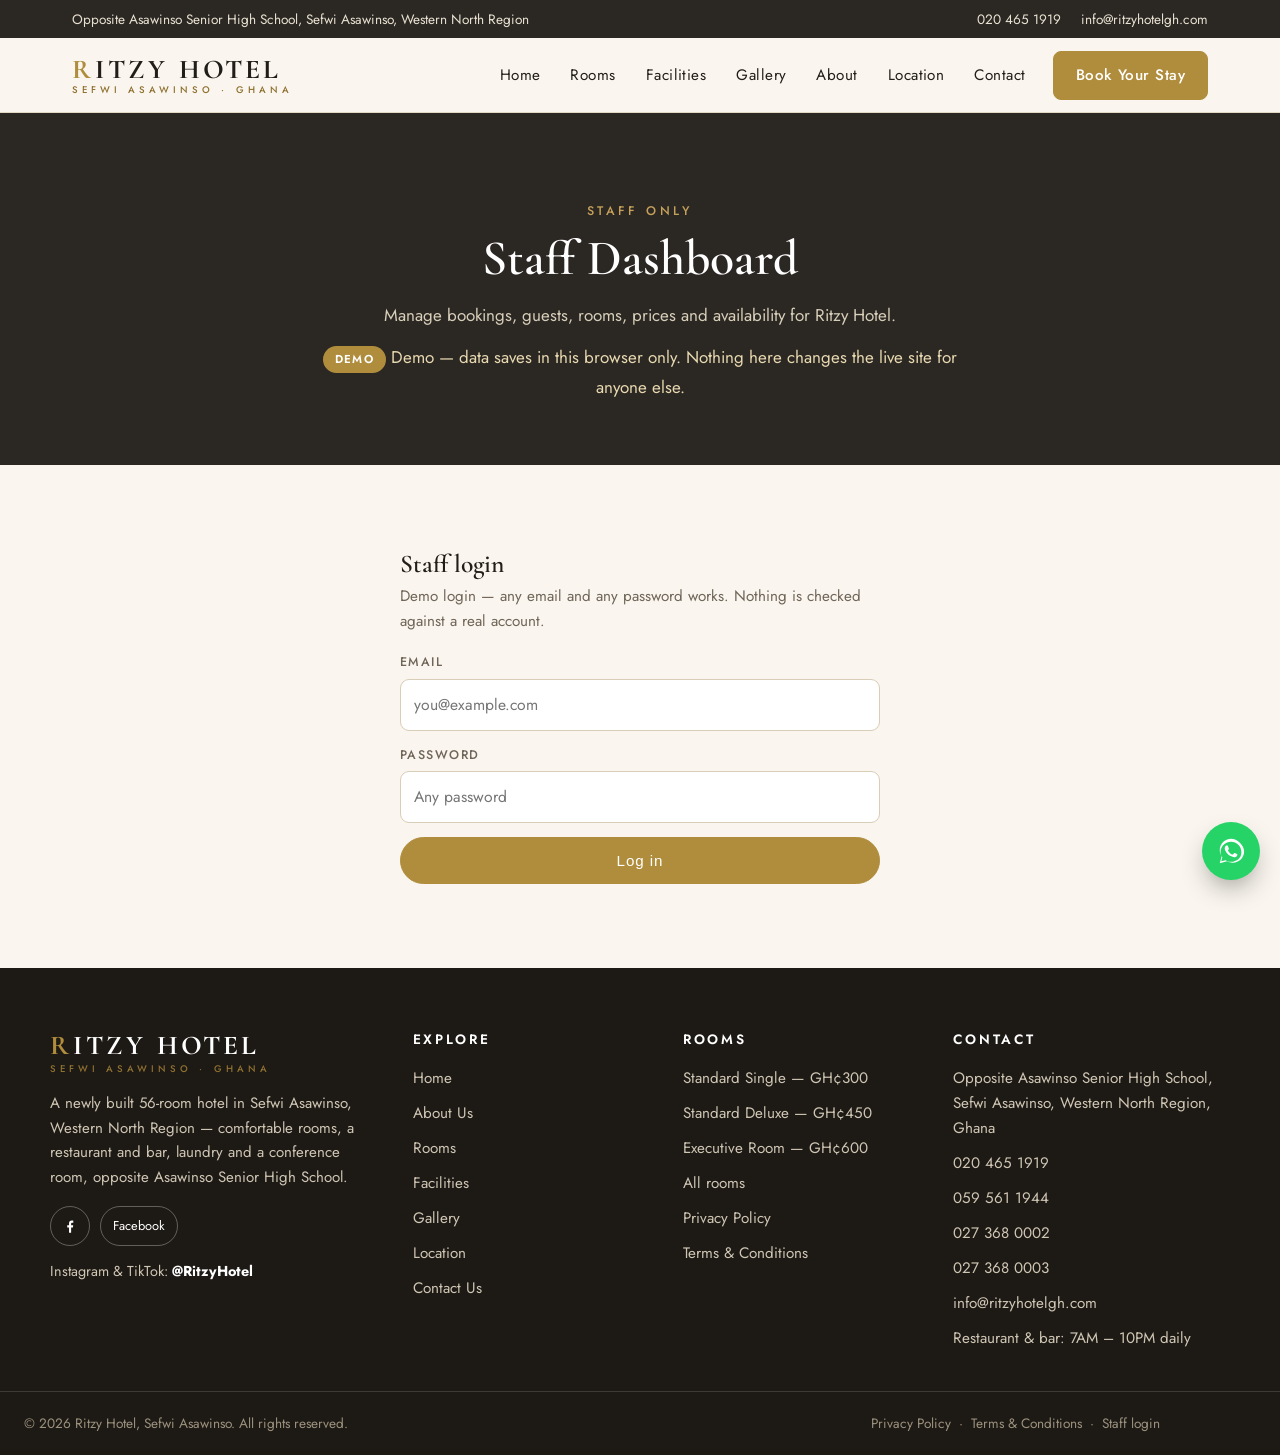
<file: admin.html>
<!DOCTYPE html>
<html lang="en">
<head>
<meta charset="utf-8">
<meta name="viewport" content="width=device-width, initial-scale=1">
<title>Staff Dashboard (Demo) — Ritzy Hotel, Sefwi Asawinso</title>
<meta name="description" content="Staff dashboard demo for Ritzy Hotel, Sefwi Asawinso — manage bookings, rooms, prices and availability. Demo data only; this is not a live booking system.">
<link rel="canonical" href="https://www.ritzyhotelgh.com/admin.html">
<meta property="og:type" content="website">
<meta property="og:title" content="Staff Dashboard (Demo) — Ritzy Hotel, Sefwi Asawinso">
<meta property="og:description" content="Staff dashboard demo for Ritzy Hotel, Sefwi Asawinso — manage bookings, rooms, prices and availability. Demo data only; this is not a live booking system.">
<meta property="og:url" content="https://www.ritzyhotelgh.com/admin.html">
<meta property="og:image" content="https://www.ritzyhotelgh.com/assets/photos/exterior-twilight.jpg">
<meta property="og:site_name" content="Ritzy Hotel">
<meta name="theme-color" content="#2b2723">
<link rel="icon" type="image/svg+xml" href="assets/favicon.svg">
<link rel="preconnect" href="https://fonts.googleapis.com">
<link rel="preconnect" href="https://fonts.gstatic.com" crossorigin>
<link href="https://fonts.googleapis.com/css2?family=Cormorant+Garamond:ital,wght@0,500;0,600;0,700;1,500&family=Jost:wght@400;500;600&display=swap" rel="stylesheet">
<link rel="stylesheet" href="assets/css/style.css">
<script type="application/ld+json">
{
  "@context": "https://schema.org",
  "@type": "Hotel",
  "name": "Ritzy Hotel",
  "description": "A newly built 56-room hotel in Sefwi Asawinso, Western North Region, Ghana — comfortable rooms, a restaurant and bar open 7AM to 10PM daily, laundry and a conference room, opposite Asawinso Senior High School.",
  "url": "https://www.ritzyhotelgh.com/",
  "telephone": "+233204651919",
  "email": "info@ritzyhotelgh.com",
  "priceRange": "GH₵300 - GH₵600",
  "numberOfRooms": 56,
  "openingDate": "2026-09-25",
  "address": {
    "@type": "PostalAddress",
    "streetAddress": "Opposite Asawinso Senior High School",
    "addressLocality": "Sefwi Asawinso",
    "addressRegion": "Western North Region",
    "addressCountry": "GH"
  },
  "geo": { "@type": "GeoCoordinates", "latitude": 6.4223954, "longitude": -2.7058805 },
  "aggregateRating": { "@type": "AggregateRating", "ratingValue": "5.0", "reviewCount": "3" }
}
</script>
</head>
<body>
<div class="topbar"><div class="wrap">
      <span>Opposite Asawinso Senior High School, Sefwi Asawinso, Western North Region</span>
      <span class="tb-right"><span><a href="tel:0204651919">020 465 1919</a></span><span><a href="mailto:info@ritzyhotelgh.com">info@ritzyhotelgh.com</a></span></span>
    </div></div>
    <header class="site-header"><div class="wrap">
      <a class="wordmark" href="index.html"><span class="r-mark">R</span>ITZY <span style="letter-spacing:.1em">HOTEL</span><small>SEFWI ASAWINSO &middot; GHANA</small></a>
      <button class="nav-toggle" aria-label="Open menu" aria-expanded="false"><span></span><span></span><span></span></button>
      <nav class="main-nav" aria-label="Main navigation"><a href="index.html">Home</a><a href="rooms.html">Rooms</a><a href="facilities.html">Facilities</a><a href="gallery.html">Gallery</a><a href="about.html">About</a><a href="location.html">Location</a><a href="contact.html">Contact</a><a class="btn" href="contact.html#book">Book Your Stay</a></nav>
    </div></header>
<main>
<section class="page-hero"><div class="wrap"><p class="eyebrow">Staff Only</p><h1>Staff Dashboard</h1><p>Manage bookings, guests, rooms, prices and availability for Ritzy Hotel.</p><p><span class="demo-badge">Demo</span> <span style="color:#e8d9b0">Demo — data saves in this browser only. Nothing here changes the live site for anyone else.</span></p></div></section>

  <section class="section"><div class="wrap">
    <div id="adminLogin" class="admin-login form-card">
      <h2 style="margin-bottom:6px">Staff login</h2>
      <p style="color:var(--muted);font-size:.95rem;margin-bottom:18px">Demo login — any email and any password works. Nothing is checked against a real account.</p>
      <form id="adminLoginForm" novalidate>
        <div class="form-error" role="alert"></div>
        <div class="field"><label for="al-email">Email</label><input id="al-email" name="email" type="email" autocomplete="username" placeholder="you@example.com"></div>
        <div class="field"><label for="al-pass">Password</label><input id="al-pass" name="password" type="password" autocomplete="current-password" placeholder="Any password"></div>
        <button class="btn block" type="submit">Log in</button>
      </form>
    </div>

    <div id="adminApp" style="display:none">
      <div class="admin-bar">
        <span>Logged in as <b id="adminUser"></b> <span class="demo-badge">Demo</span></span>
        <span style="display:flex;gap:10px;flex-wrap:wrap">
          <a class="btn ghost-dark small" href="index.html">View public site</a>
          <button class="btn ghost-dark small" id="adminLogout" type="button">Log out</button>
          <button class="btn small" id="adminReset" type="button">Reset demo data</button>
        </span>
      </div>
      <div class="admin-tabs" role="tablist" aria-label="Dashboard sections">
        <button class="admin-tab active" data-tab="bookings" type="button">Bookings</button>
        <button class="admin-tab" data-tab="guests" type="button">Guests</button>
        <button class="admin-tab" data-tab="rooms" type="button">Rooms &amp; prices</button>
        <button class="admin-tab" data-tab="availability" type="button">Availability</button>
        <button class="admin-tab" data-tab="details" type="button">Hotel details</button>
      </div>

      <div id="tab-bookings" class="admin-panel">
        <h2>Bookings</h2>
        <p class="admin-note">Bookings from the website booking form and bookings added here by staff, plus the sample bookings below. Bookings marked <span class="sample-pill">Sample</span> are demo data.</p>
        <div class="admin-stats" id="bookingStats"></div>
        <div class="admin-filters">
          <div class="field"><label for="fltStatus">Status</label><select id="fltStatus"><option value="">All statuses</option><option>New</option><option>Confirmed</option><option>Cancelled</option><option>Completed</option></select></div>
          <div class="field"><label for="fltRoom">Room</label><select id="fltRoom"><option value="">All rooms</option></select></div>
        </div>
        <p><button class="btn small" id="bookingAddBtn" type="button">Add booking</button> <span class="admin-saved" id="bookingAddSaved" role="status"></span></p>
        <form id="bookingAddForm" class="admin-form" style="display:none" novalidate>
          <div class="form-error" role="alert"></div>
          <div class="field"><label for="ba-name">Guest name</label><input id="ba-name" name="name" type="text" placeholder="Guest's full name"></div>
          <div class="field"><label for="ba-phone">Phone</label><input id="ba-phone" name="phone" type="tel" placeholder="055 000 0000"></div>
          <div class="field"><label for="ba-room">Room type</label><select id="ba-room" name="room"></select></div>
          <div class="field"><label for="ba-checkin">Check-in</label><input id="ba-checkin" name="checkin" type="date"></div>
          <div class="field"><label for="ba-checkout">Check-out</label><input id="ba-checkout" name="checkout" type="date"></div>
          <div class="field"><label for="ba-guests">Guests</label><select id="ba-guests" name="guests"><option>1 adult</option><option selected>2 adults</option><option>2 adults, 1 child</option><option>2 adults, 2 children</option><option>3 adults</option><option>4 adults</option></select></div>
          <div class="field"><label>Nights</label><p class="admin-note" id="ba-nights" style="margin:0">—</p></div>
          <div class="field"><label for="ba-total">Total (GH₵)</label><input id="ba-total" name="total" type="number" min="0" step="1" placeholder="Auto-calculated from the room price"></div>
          <div class="field"><label for="ba-status">Status</label><select id="ba-status" name="status"><option>New</option><option selected>Confirmed</option><option>Cancelled</option><option>Completed</option></select></div>
          <button class="btn" type="submit">Save booking</button>
          <button class="btn ghost-dark" id="bookingAddCancel" type="button">Cancel</button>
        </form>
        <div id="bookingList"></div>
      </div>

      <div id="tab-guests" class="admin-panel" style="display:none">
        <h2>Guests</h2>
        <p class="admin-note">Guest records from confirmed and completed stays. A WhatsApp enquiry does not create a guest — the guest appears here when staff confirm the booking, and the stay joins their history when it is completed. Guests marked <span class="sample-pill">Sample</span> are demo data.</p>
        <div class="crm-subtabs" role="tablist" aria-label="Guest sections">
          <button class="crm-subtab active" data-crm="guests" type="button">Guests</button>
          <button class="crm-subtab" data-crm="followups" type="button">Follow-ups</button>
          <button class="crm-subtab" data-crm="insights" type="button">Insights</button>
        </div>
        <div id="crm-guests">
          <div class="admin-stats" id="guestStats"></div>
          <div class="admin-filters">
            <div class="field"><label for="guestSearch">Search guests</label><input id="guestSearch" type="search" placeholder="Search by name"></div>
            <div class="field"><label>Filter</label><div class="crm-pills" id="guestPills">
              <button class="crm-pill active" data-guest-filter="all" type="button">All</button>
              <button class="crm-pill" data-guest-filter="repeat" type="button">Repeat guests</button>
              <button class="crm-pill" data-guest-filter="new" type="button">New</button>
              <button class="crm-pill" data-guest-filter="vip" type="button">VIP</button>
            </div></div>
          </div>
          <div id="guestList"></div>
          <div id="guestDetail"></div>
        </div>
        <div id="crm-followups" style="display:none"><div id="followupList" class="crm-followups"></div></div>
        <div id="crm-insights" style="display:none"><div id="insightsView"></div></div>
      </div>

      <div id="tab-rooms" class="admin-panel" style="display:none">
        <h2>Rooms &amp; prices</h2>
        <p class="admin-note">Change a price or a room count and press Save — the public site shows the new price straight away. <b>Room counts are demo numbers — confirm with the hotel.</b></p>
        <div id="roomList" class="admin-rooms"></div>
      </div>

      <div id="tab-availability" class="admin-panel" style="display:none">
        <h2>Availability</h2>
        <p class="admin-note">Pick a room type, then tap a day to block it or unblock it. Days with bookings show how many rooms are taken. Blocked days cannot be booked on the website.</p>
        <div class="admin-filters">
          <div class="field"><label for="avRoom">Room type</label><select id="avRoom"></select></div>
        </div>
        <div class="av-nav"><button class="btn ghost-dark small" id="avPrev" type="button">&lsaquo; Prev</button><h3 id="avTitle"></h3><button class="btn ghost-dark small" id="avNext" type="button">Next &rsaquo;</button></div>
        <div id="avCal" class="av-cal"></div>
        <p class="admin-legend"><span class="lg blocked"></span> Blocked &nbsp; <span class="lg booked"></span> Has bookings &nbsp; <span class="lg free"></span> Free</p>
        <p class="admin-note" id="avHint" role="status"></p>
      </div>

      <div id="tab-details" class="admin-panel" style="display:none">
        <h2>Hotel details</h2>
        <p class="admin-note">These details show on the public site. The phone number is the one guests call; the WhatsApp number is where booking enquiries go; the email is the one guests write to. Check-in and check-out times are not confirmed yet — fill them in when the hotel confirms them.</p>
        <form id="detailsForm" class="admin-form" novalidate>
          <div class="form-error" role="alert"></div>
          <div class="field"><label for="dt-phone">Phone number (shown to guests)</label><input id="dt-phone" name="phone" type="tel" placeholder="055 797 4777"></div>
          <div class="field"><label for="dt-whatsapp">WhatsApp number (booking enquiries go here)</label><input id="dt-whatsapp" name="whatsapp" type="tel" placeholder="233557974777"></div>
          <div class="field"><label for="dt-checkin">Check-in time</label><input id="dt-checkin" name="checkin" type="time"></div>
          <div class="field"><label for="dt-checkout">Check-out time</label><input id="dt-checkout" name="checkout" type="time"></div>
          <div class="field"><label for="dt-email">Email address (shown to guests)</label><input id="dt-email" name="email" type="email" placeholder="info@ritzyhotelgh.com"></div>
          <button class="btn" type="submit">Save hotel details</button>
          <span class="admin-saved" id="detailsSaved" role="status"></span>
        </form>
      </div>
    </div>
  </div></section>
</main>
<footer class="site-footer"><div class="wrap foot-grid">
      <div>
        <a class="wordmark" href="index.html"><span class="r-mark">R</span>ITZY <span style="letter-spacing:.1em">HOTEL</span><small>SEFWI ASAWINSO &middot; GHANA</small></a>
        <p style="margin-top:16px">A newly built 56-room hotel in Sefwi Asawinso, Western North Region — comfortable rooms, a restaurant and bar, laundry and a conference room, opposite Asawinso Senior High School.</p>
        <div class="socials">
          <a href="https://web.facebook.com/p/RITZY-HOTEL-61594269758020/" target="_blank" rel="noopener" aria-label="Ritzy Hotel on Facebook"><svg viewBox="0 0 24 24" width="18" height="18" fill="currentColor"><path d="M13.5 21v-7h2.4l.4-3h-2.8V9.1c0-.9.3-1.5 1.6-1.5h1.3V4.9c-.3 0-1.1-.1-2.1-.1-2.1 0-3.6 1.3-3.6 3.7V11H8.3v3h2.4v7h2.8z"/></svg></a>
          <a href="https://web.facebook.com/p/RITZY-HOTEL-61594269758020/" target="_blank" rel="noopener" aria-label="Ritzy Hotel on Facebook (page)" style="font-family:var(--sans);font-size:.8rem;width:auto;padding:0 12px;border-radius:999px">Facebook</a>
        </div>
        <p style="margin-top:14px;font-size:.9rem">Instagram &amp; TikTok: <b style="color:#fff">@RitzyHotel</b></p>
      </div>
      <div>
        <h4>Explore</h4>
        <ul>
          <li><a href="index.html">Home</a></li>
          <li><a href="about.html">About Us</a></li>
          <li><a href="rooms.html">Rooms</a></li>
          <li><a href="facilities.html">Facilities</a></li>
          <li><a href="gallery.html">Gallery</a></li>
          <li><a href="location.html">Location</a></li>
          <li><a href="contact.html">Contact Us</a></li>
        </ul>
      </div>
      <div>
        <h4>Rooms</h4>
        <ul>
          <li><a href="room-standard-single.html">Standard Single — GH&cent;300</a></li>
          <li><a href="room-standard-deluxe.html">Standard Deluxe — GH&cent;450</a></li>
          <li><a href="room-executive.html">Executive Room — GH&cent;600</a></li>
          <li><a href="rooms.html">All rooms</a></li>
          <li><a href="privacy.html">Privacy Policy</a></li>
          <li><a href="terms.html">Terms &amp; Conditions</a></li>
        </ul>
      </div>
      <div>
        <h4>Contact</h4>
        <ul>
          <li>Opposite Asawinso Senior High School, Sefwi Asawinso, Western North Region, Ghana</li>
          <li><a href="tel:0204651919">020 465 1919</a></li>
          <li><a href="tel:0595611944">059 561 1944</a></li>
          <li><a href="tel:0273680002">027 368 0002</a></li>
          <li><a href="tel:0273680003">027 368 0003</a></li>
          <li><a href="mailto:info@ritzyhotelgh.com">info@ritzyhotelgh.com</a></li>
          <li>Restaurant &amp; bar: 7AM – 10PM daily</li>
        </ul>
      </div>
    </div>
    <div class="foot-bottom"><div class="wrap">
      <span>&copy; <span id="year">2026</span> Ritzy Hotel, Sefwi Asawinso. All rights reserved.</span>
      <span><a href="privacy.html">Privacy Policy</a> &nbsp;&middot;&nbsp; <a href="terms.html">Terms &amp; Conditions</a> &nbsp;&middot;&nbsp; <a href="admin.html">Staff login</a></span>
    </div></div></footer>
<a class="wa-float" href="#" data-wa aria-label="Chat with Ritzy Hotel on WhatsApp"><svg viewBox="0 0 32 32" fill="currentColor"><path d="M16 3C9.4 3 4 8.4 4 15c0 2.4.7 4.6 2 6.5L4 29l7.7-2c1.8 1 3.9 1.5 6 1.5h.3c6.6 0 12-5.4 12-12S22.6 3 16 3zm0 24.5c-1.9 0-3.8-.5-5.4-1.5l-.4-.2-4.6 1.2 1.2-4.4-.3-.4C5.4 20.7 4.9 19 4.9 17.3 4.9 11.2 9.9 6.2 16 6.2S27.1 11.2 27.1 17.3 22.1 27.5 16 27.5zm6.3-8.2c-.3-.2-2-1-2.3-1.1-.3-.1-.5-.2-.8.2-.2.3-.9 1.1-1.1 1.3-.2.2-.4.2-.7.1-.3-.2-1.4-.5-2.7-1.7-1-.9-1.7-2-1.9-2.3-.2-.3 0-.5.1-.7l.5-.6c.2-.2.2-.4.3-.6.1-.2 0-.4 0-.6-.1-.2-.8-1.8-1-2.5-.3-.6-.5-.6-.8-.6h-.6c-.2 0-.6.1-.9.4-.3.3-1.1 1.1-1.1 2.7s1.2 3.1 1.3 3.4c.2.2 2.3 3.6 5.7 5 3.4 1.4 3.4 1 4 .9.6-.1 2-0.8 2.2-1.6.3-.8.3-1.4.2-1.6-.1-.1-.3-.2-.7-.4z"/></svg></a>
<button class="to-top" id="toTop" type="button" aria-label="Back to top"><svg viewBox="0 0 24 24" fill="none" stroke="currentColor" stroke-width="2.5" stroke-linecap="round" stroke-linejoin="round"><path d="M12 19V5M5 12l7-7 7 7"/></svg></button>
    <script src="assets/js/ritzy-store.js"></script>
    <script src="assets/js/site.js"></script>
<script src="assets/js/admin.js"></script>
</body></html>
</file>
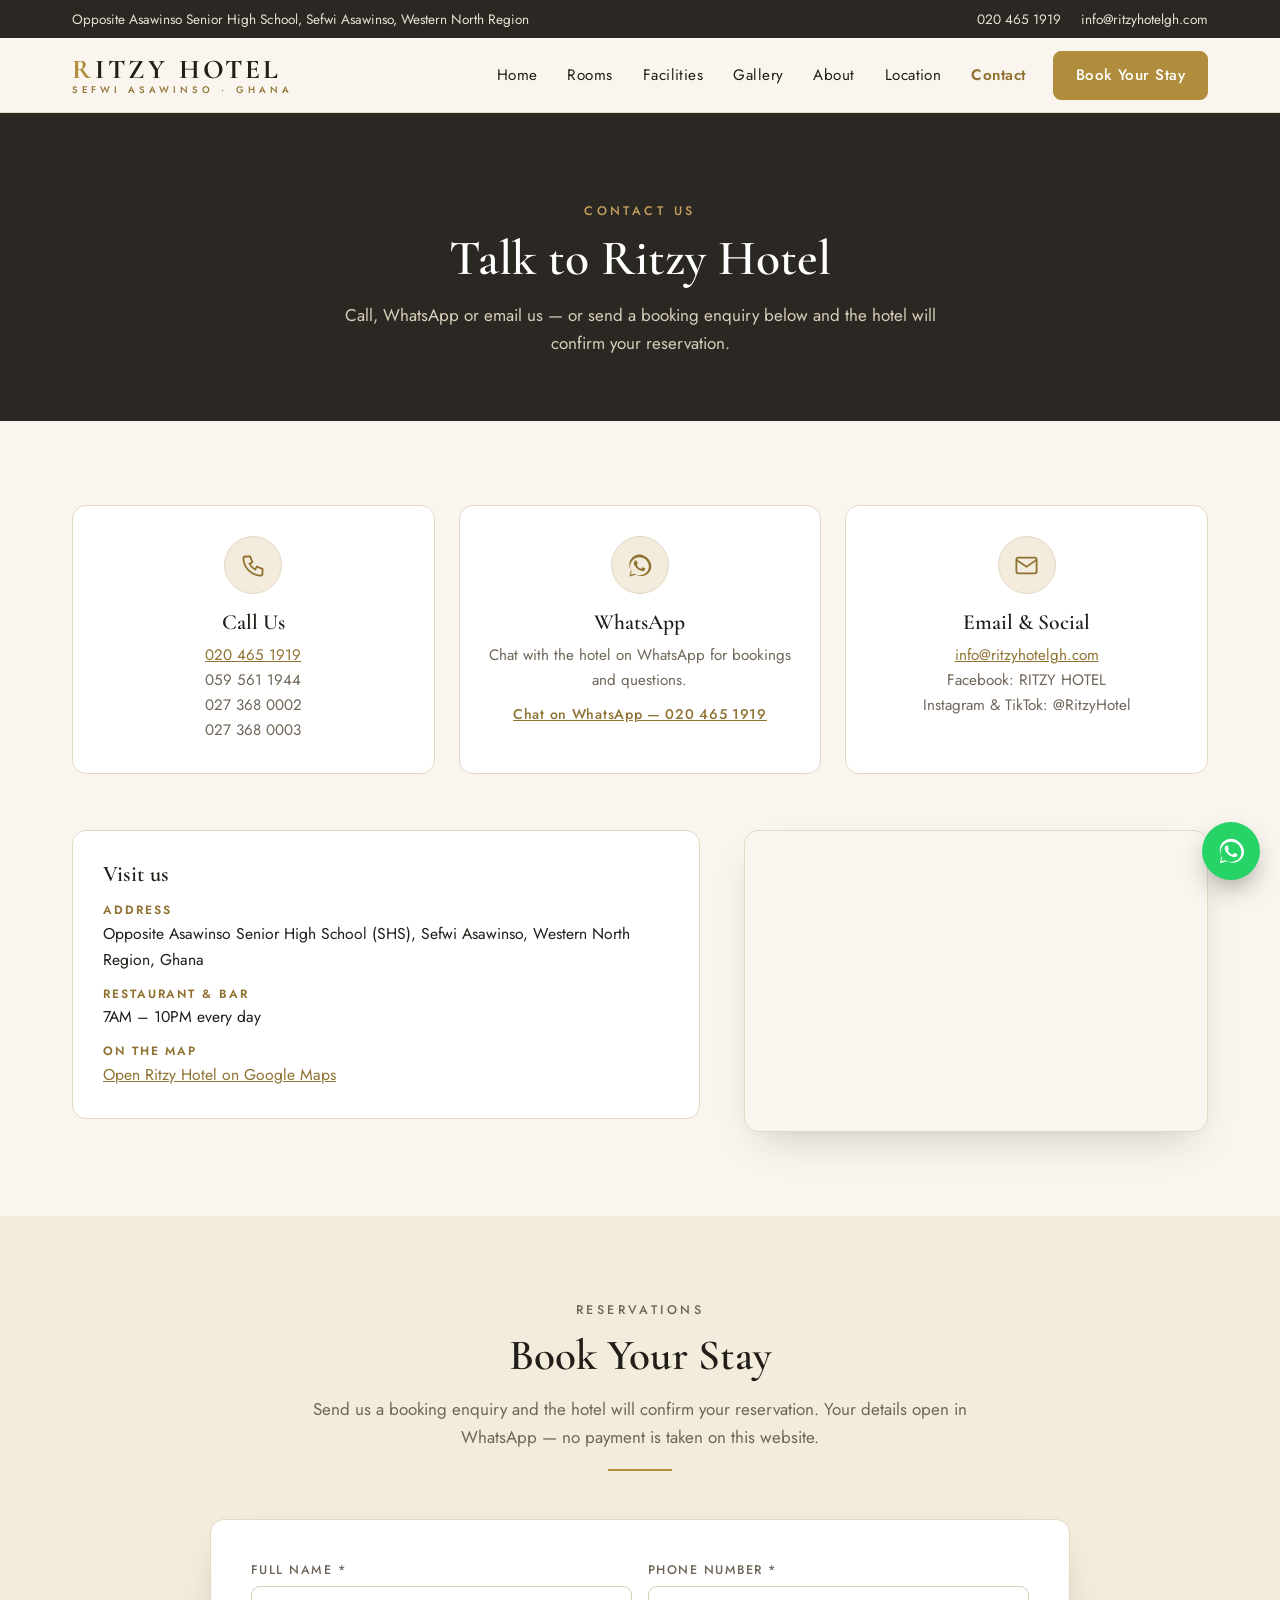
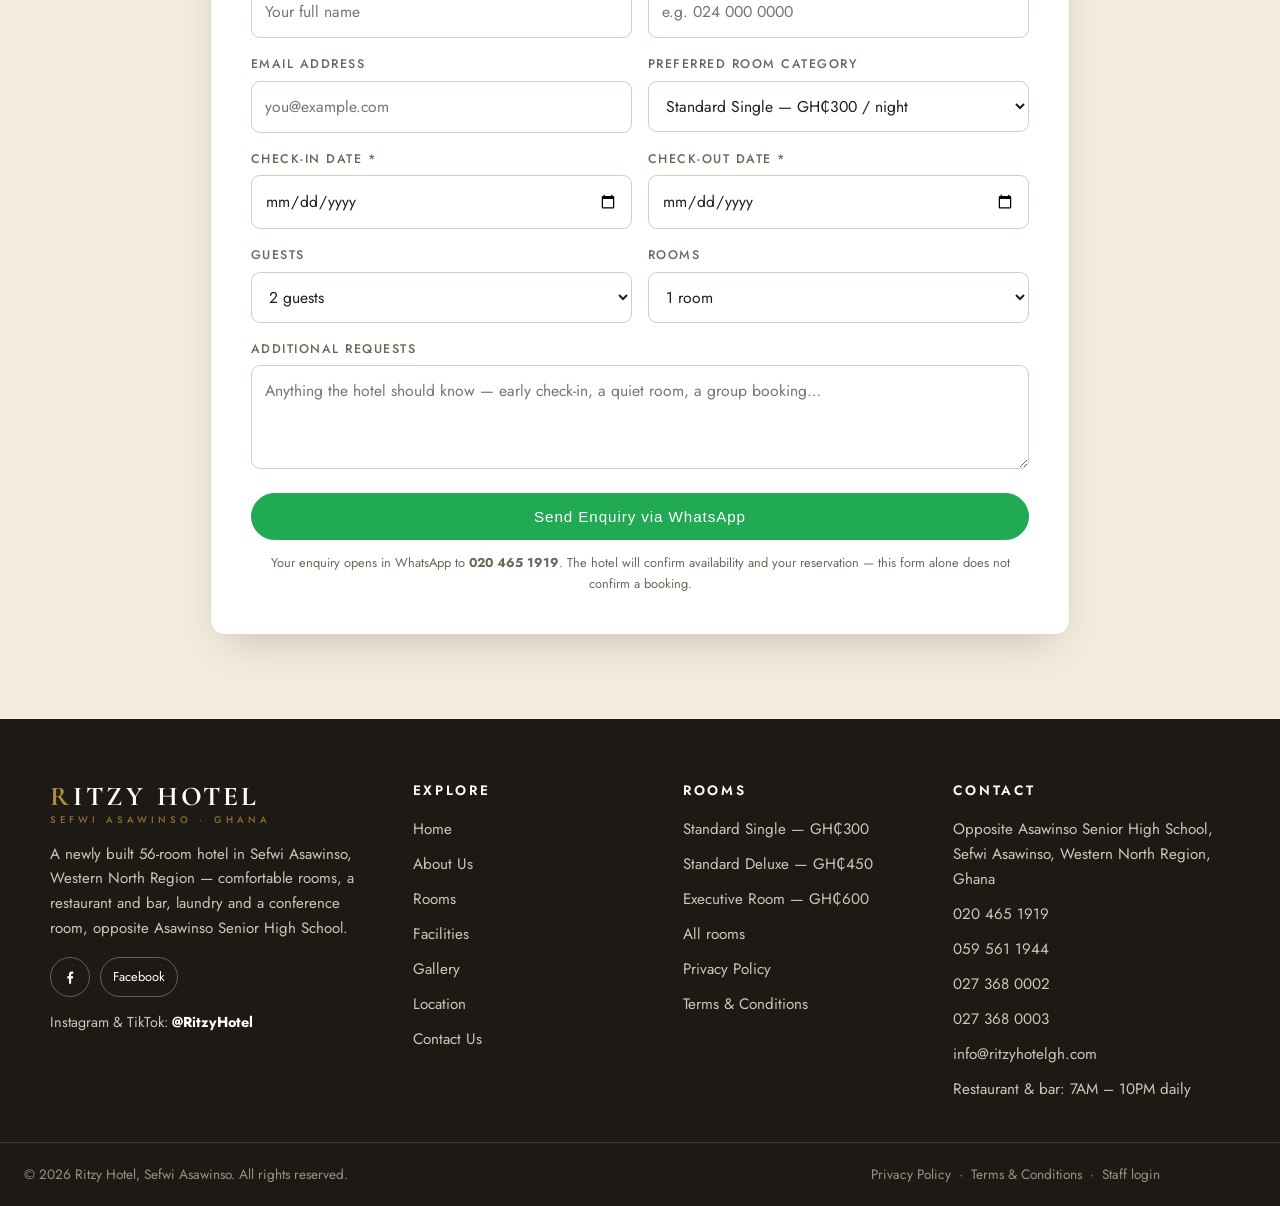
<file: contact.html>
<!DOCTYPE html>
<html lang="en">
<head>
<meta charset="utf-8">
<meta name="viewport" content="width=device-width, initial-scale=1">
<title>Contact Ritzy Hotel — Book by Phone or WhatsApp | Sefwi Asawinso</title>
<meta name="description" content="Contact Ritzy Hotel, Sefwi Asawinso: call 020 465 1919, WhatsApp, or email info@ritzyhotelgh.com. Send a booking enquiry and the hotel will confirm your reservation.">
<link rel="canonical" href="https://www.ritzyhotelgh.com/contact.html">
<meta property="og:type" content="website">
<meta property="og:title" content="Contact Ritzy Hotel — Book by Phone or WhatsApp | Sefwi Asawinso">
<meta property="og:description" content="Contact Ritzy Hotel, Sefwi Asawinso: call 020 465 1919, WhatsApp, or email info@ritzyhotelgh.com. Send a booking enquiry and the hotel will confirm your reservation.">
<meta property="og:url" content="https://www.ritzyhotelgh.com/contact.html">
<meta property="og:image" content="https://www.ritzyhotelgh.com/assets/photos/exterior-twilight.jpg">
<meta property="og:site_name" content="Ritzy Hotel">
<meta name="theme-color" content="#2b2723">
<link rel="icon" type="image/svg+xml" href="assets/favicon.svg">
<link rel="preconnect" href="https://fonts.googleapis.com">
<link rel="preconnect" href="https://fonts.gstatic.com" crossorigin>
<link href="https://fonts.googleapis.com/css2?family=Cormorant+Garamond:ital,wght@0,500;0,600;0,700;1,500&family=Jost:wght@400;500;600&display=swap" rel="stylesheet">
<link rel="stylesheet" href="assets/css/style.css">
</head>
<body>
<div class="topbar"><div class="wrap">
      <span>Opposite Asawinso Senior High School, Sefwi Asawinso, Western North Region</span>
      <span class="tb-right"><span><a href="tel:0204651919">020 465 1919</a></span><span><a href="mailto:info@ritzyhotelgh.com">info@ritzyhotelgh.com</a></span></span>
    </div></div>
    <header class="site-header"><div class="wrap">
      <a class="wordmark" href="index.html"><span class="r-mark">R</span>ITZY <span style="letter-spacing:.1em">HOTEL</span><small>SEFWI ASAWINSO &middot; GHANA</small></a>
      <button class="nav-toggle" aria-label="Open menu" aria-expanded="false"><span></span><span></span><span></span></button>
      <nav class="main-nav" aria-label="Main navigation"><a href="index.html">Home</a><a href="rooms.html">Rooms</a><a href="facilities.html">Facilities</a><a href="gallery.html">Gallery</a><a href="about.html">About</a><a href="location.html">Location</a><a href="contact.html" class="active">Contact</a><a class="btn" href="contact.html#book">Book Your Stay</a></nav>
    </div></header>
<main>
<section class="page-hero"><div class="wrap"><p class="eyebrow">Contact Us</p><h1>Talk to Ritzy Hotel</h1><p>Call, WhatsApp or email us — or send a booking enquiry below and the hotel will confirm your reservation.</p></div></section>
  <section class="section"><div class="wrap">
    <div class="fac-grid" style="margin-bottom:56px">
      <div class="fac-card reveal"><div class="icon"><svg viewBox="0 0 24 24" fill="none" stroke="currentColor" stroke-width="1.6"><path d="M5 4h4l2 5-2.5 1.5a12 12 0 0 0 5 5L15 13l5 2v4a2 2 0 0 1-2 2A16 16 0 0 1 3 6a2 2 0 0 1 2-2z"/></svg></div><h3>Call Us</h3><p><a href="tel:0204651919" style="color:var(--gold-dark);text-decoration:underline">020 465 1919</a><br><a href="tel:0595611944">059 561 1944</a><br><a href="tel:0273680002">027 368 0002</a><br><a href="tel:0273680003">027 368 0003</a></p></div>
      <div class="fac-card reveal"><div class="icon"><svg viewBox="0 0 32 32" fill="currentColor" stroke="none"><path d="M16 3C9.4 3 4 8.4 4 15c0 2.4.7 4.6 2 6.5L4 29l7.7-2c1.8 1 3.9 1.5 6 1.5h.3c6.6 0 12-5.4 12-12S22.6 3 16 3zm0 24.5c-1.9 0-3.8-.5-5.4-1.5l-.4-.2-4.6 1.2 1.2-4.4-.3-.4C5.4 20.7 4.9 19 4.9 17.3 4.9 11.2 9.9 6.2 16 6.2S27.1 11.2 27.1 17.3 22.1 27.5 16 27.5zm6.3-8.2c-.3-.2-2-1-2.3-1.1-.3-.1-.5-.2-.8.2-.2.3-.9 1.1-1.1 1.3-.2.2-.4.2-.7.1-.3-.2-1.4-.5-2.7-1.7-1-.9-1.7-2-1.9-2.3-.2-.3 0-.5.1-.7l.5-.6c.2-.2.2-.4.3-.6.1-.2 0-.4 0-.6-.1-.2-.8-1.8-1-2.5-.3-.6-.5-.6-.8-.6h-.6c-.2 0-.6.1-.9.4-.3.3-1.1 1.1-1.1 2.7s1.2 3.1 1.3 3.4c.2.2 2.3 3.6 5.7 5 3.4 1.4 3.4 1 4 .9.6-.1 2-0.8 2.2-1.6.3-.8.3-1.4.2-1.6-.1-.1-.3-.2-.7-.4z"/></svg></div><h3>WhatsApp</h3><p>Chat with the hotel on WhatsApp for bookings and questions.</p><p class="hours"><a href="#" data-wa style="color:var(--gold-dark);text-decoration:underline">Chat on WhatsApp — 020 465 1919</a></p></div>
      <div class="fac-card reveal"><div class="icon"><svg viewBox="0 0 24 24" fill="none" stroke="currentColor" stroke-width="1.6"><rect x="3" y="5" width="18" height="14" rx="2"/><path d="M3 7l9 6 9-6"/></svg></div><h3>Email &amp; Social</h3><p><a href="mailto:info@ritzyhotelgh.com" style="color:var(--gold-dark);text-decoration:underline">info@ritzyhotelgh.com</a><br><a href="https://web.facebook.com/p/RITZY-HOTEL-61594269758020/" target="_blank" rel="noopener">Facebook: RITZY HOTEL</a><br>Instagram &amp; TikTok: @RitzyHotel</p></div>
    </div>
    <div class="loc-grid" style="margin-top:0">
      <div class="loc-card reveal">
        <h3>Visit us</h3>
        <dl>
          <div><dt>Address</dt><dd>Opposite Asawinso Senior High School (SHS), Sefwi Asawinso, Western North Region, Ghana</dd></div>
          <div><dt>Restaurant &amp; bar</dt><dd>7AM – 10PM every day</dd></div>
          <div><dt>On the map</dt><dd><a href="https://www.google.com/maps/place/Ritzy+Hotel/@6.4223954,-2.7058805,848m/data=!3m2!1e3!4b1!4m6!3m5!1s0xfc4a159e36b4143:0x629ad00cf30612c1!8m2!3d6.4223954!4d-2.7058805" target="_blank" rel="noopener">Open Ritzy Hotel on Google Maps</a></dd></div>
        </dl>
      </div>
      <div class="map-frame reveal"><iframe title="Map showing the location of Ritzy Hotel, Sefwi Asawinso" src="https://www.google.com/maps?q=6.4223954,-2.7058805&output=embed" loading="lazy" referrerpolicy="no-referrer-when-downgrade" allowfullscreen style="height:100%;min-height:300px"></iframe></div>
    </div>
  </div></section>
  <section class="section booking" id="book"><div class="wrap">
      <div class="sec-head reveal"><p class="eyebrow">Reservations</p><h2>Book Your Stay</h2><p>Send us a booking enquiry and the hotel will confirm your reservation. Your details open in WhatsApp — no payment is taken on this website.</p><div class="gold-rule"></div></div>
      <form class="booking-form form-card reveal" novalidate>
        <div class="form-error" role="alert"></div>
        <div class="form-fields">
          <div class="form-grid">
            <div class="field"><label for="bf-name">Full name *</label><input id="bf-name" name="name" type="text" autocomplete="name" placeholder="Your full name" required></div>
            <div class="field"><label for="bf-phone">Phone number *</label><input id="bf-phone" name="phone" type="tel" autocomplete="tel" placeholder="e.g. 024 000 0000" required></div>
            <div class="field"><label for="bf-email">Email address</label><input id="bf-email" name="email" type="email" autocomplete="email" placeholder="you@example.com"></div>
            <div class="field"><label for="bf-room">Preferred room category</label><select id="bf-room" name="room"><option value="Standard Single" data-room="standard-single">Standard Single — GH₵300 / night</option><option value="Standard Deluxe" data-room="standard-deluxe">Standard Deluxe — GH₵450 / night</option><option value="Executive Room" data-room="executive">Executive Room — GH₵600 / night</option></select></div>
            <div class="field"><label for="bf-in">Check-in date *</label><input id="bf-in" name="checkin" type="date" required></div>
            <div class="field"><label for="bf-out">Check-out date *</label><input id="bf-out" name="checkout" type="date" required></div>
            <div class="field"><label for="bf-guests">Guests</label><select id="bf-guests" name="guests"><option>1 guest</option><option selected>2 guests</option><option>3 guests</option><option>4 guests</option><option>5+ guests</option></select></div>
            <div class="field"><label for="bf-rooms">Rooms</label><select id="bf-rooms" name="rooms"><option selected>1 room</option><option>2 rooms</option><option>3 rooms</option><option>4 rooms</option><option>5+ rooms</option></select></div>
            <div class="field full"><label for="bf-req">Additional requests</label><textarea id="bf-req" name="requests" rows="3" placeholder="Anything the hotel should know — early check-in, a quiet room, a group booking…"></textarea></div>
            <div class="field full"><button class="btn whatsapp block" type="submit">Send Enquiry via WhatsApp</button>
            <p class="hint" style="text-align:center;margin-top:12px">Your enquiry opens in WhatsApp to <b>020 465 1919</b>. The hotel will confirm availability and your reservation — this form alone does not confirm a booking.</p></div>
          </div>
        </div>
        <div class="form-ok">
          <div class="tick">✓</div>
          <h3>Your enquiry has been prepared</h3>
          <p>WhatsApp should now be open with your booking details ready to send. The hotel will confirm availability and your reservation. If WhatsApp did not open, please call <a href="tel:0204651919">020 465 1919</a>.</p>
          <button class="btn ghost-dark" type="button" data-again>Send another enquiry</button>
        </div>
      </form>
    </div></section>
</main>
<footer class="site-footer"><div class="wrap foot-grid">
      <div>
        <a class="wordmark" href="index.html"><span class="r-mark">R</span>ITZY <span style="letter-spacing:.1em">HOTEL</span><small>SEFWI ASAWINSO &middot; GHANA</small></a>
        <p style="margin-top:16px">A newly built 56-room hotel in Sefwi Asawinso, Western North Region — comfortable rooms, a restaurant and bar, laundry and a conference room, opposite Asawinso Senior High School.</p>
        <div class="socials">
          <a href="https://web.facebook.com/p/RITZY-HOTEL-61594269758020/" target="_blank" rel="noopener" aria-label="Ritzy Hotel on Facebook"><svg viewBox="0 0 24 24" width="18" height="18" fill="currentColor"><path d="M13.5 21v-7h2.4l.4-3h-2.8V9.1c0-.9.3-1.5 1.6-1.5h1.3V4.9c-.3 0-1.1-.1-2.1-.1-2.1 0-3.6 1.3-3.6 3.7V11H8.3v3h2.4v7h2.8z"/></svg></a>
          <a href="https://web.facebook.com/p/RITZY-HOTEL-61594269758020/" target="_blank" rel="noopener" aria-label="Ritzy Hotel on Facebook (page)" style="font-family:var(--sans);font-size:.8rem;width:auto;padding:0 12px;border-radius:999px">Facebook</a>
        </div>
        <p style="margin-top:14px;font-size:.9rem">Instagram &amp; TikTok: <b style="color:#fff">@RitzyHotel</b></p>
      </div>
      <div>
        <h4>Explore</h4>
        <ul>
          <li><a href="index.html">Home</a></li>
          <li><a href="about.html">About Us</a></li>
          <li><a href="rooms.html">Rooms</a></li>
          <li><a href="facilities.html">Facilities</a></li>
          <li><a href="gallery.html">Gallery</a></li>
          <li><a href="location.html">Location</a></li>
          <li><a href="contact.html">Contact Us</a></li>
        </ul>
      </div>
      <div>
        <h4>Rooms</h4>
        <ul>
          <li><a href="room-standard-single.html">Standard Single — <span data-price-for="standard-single">GH&cent;300</span></a></li>
          <li><a href="room-standard-deluxe.html">Standard Deluxe — <span data-price-for="standard-deluxe">GH&cent;450</span></a></li>
          <li><a href="room-executive.html">Executive Room — <span data-price-for="executive">GH&cent;600</span></a></li>
          <li><a href="rooms.html">All rooms</a></li>
          <li><a href="privacy.html">Privacy Policy</a></li>
          <li><a href="terms.html">Terms &amp; Conditions</a></li>
        </ul>
      </div>
      <div>
        <h4>Contact</h4>
        <ul>
          <li>Opposite Asawinso Senior High School, Sefwi Asawinso, Western North Region, Ghana</li>
          <li><a href="tel:0204651919">020 465 1919</a></li>
          <li><a href="tel:0595611944">059 561 1944</a></li>
          <li><a href="tel:0273680002">027 368 0002</a></li>
          <li><a href="tel:0273680003">027 368 0003</a></li>
          <li><a href="mailto:info@ritzyhotelgh.com">info@ritzyhotelgh.com</a></li>
          <li>Restaurant &amp; bar: 7AM – 10PM daily</li>
        </ul>
      </div>
    </div>
    <div class="foot-bottom"><div class="wrap">
      <span>&copy; <span id="year">2026</span> Ritzy Hotel, Sefwi Asawinso. All rights reserved.</span>
      <span><a href="privacy.html">Privacy Policy</a> &nbsp;&middot;&nbsp; <a href="terms.html">Terms &amp; Conditions</a> &nbsp;&middot;&nbsp; <a href="admin.html">Staff login</a></span>
    </div></div></footer>
    <a class="wa-float" href="#" data-wa aria-label="Chat with Ritzy Hotel on WhatsApp"><svg viewBox="0 0 32 32" fill="currentColor"><path d="M16 3C9.4 3 4 8.4 4 15c0 2.4.7 4.6 2 6.5L4 29l7.7-2c1.8 1 3.9 1.5 6 1.5h.3c6.6 0 12-5.4 12-12S22.6 3 16 3zm0 24.5c-1.9 0-3.8-.5-5.4-1.5l-.4-.2-4.6 1.2 1.2-4.4-.3-.4C5.4 20.7 4.9 19 4.9 17.3 4.9 11.2 9.9 6.2 16 6.2S27.1 11.2 27.1 17.3 22.1 27.5 16 27.5zm6.3-8.2c-.3-.2-2-1-2.3-1.1-.3-.1-.5-.2-.8.2-.2.3-.9 1.1-1.1 1.3-.2.2-.4.2-.7.1-.3-.2-1.4-.5-2.7-1.7-1-.9-1.7-2-1.9-2.3-.2-.3 0-.5.1-.7l.5-.6c.2-.2.2-.4.3-.6.1-.2 0-.4 0-.6-.1-.2-.8-1.8-1-2.5-.3-.6-.5-.6-.8-.6h-.6c-.2 0-.6.1-.9.4-.3.3-1.1 1.1-1.1 2.7s1.2 3.1 1.3 3.4c.2.2 2.3 3.6 5.7 5 3.4 1.4 3.4 1 4 .9.6-.1 2-0.8 2.2-1.6.3-.8.3-1.4.2-1.6-.1-.1-.3-.2-.7-.4z"/></svg></a>
    <script src="assets/js/ritzy-store.js"></script>
    <script src="assets/js/site.js"></script>
</body></html>
</file>
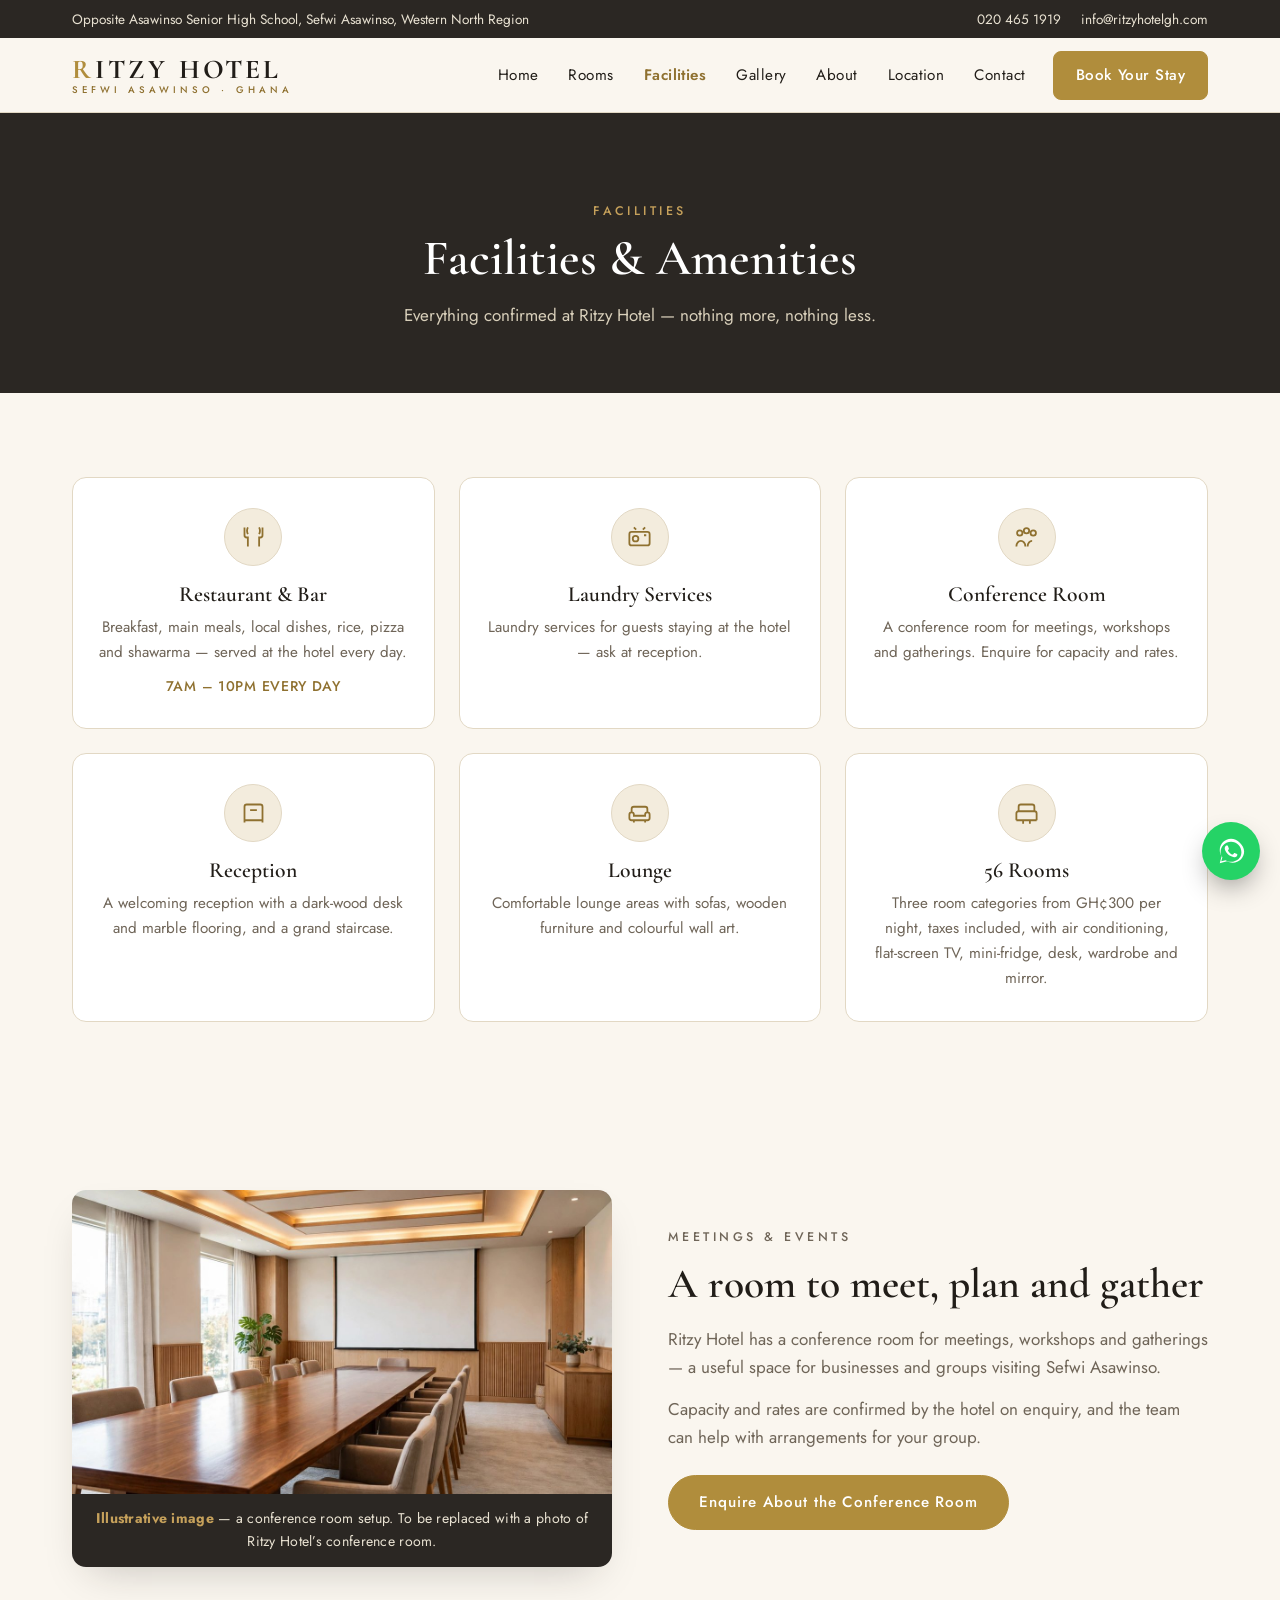
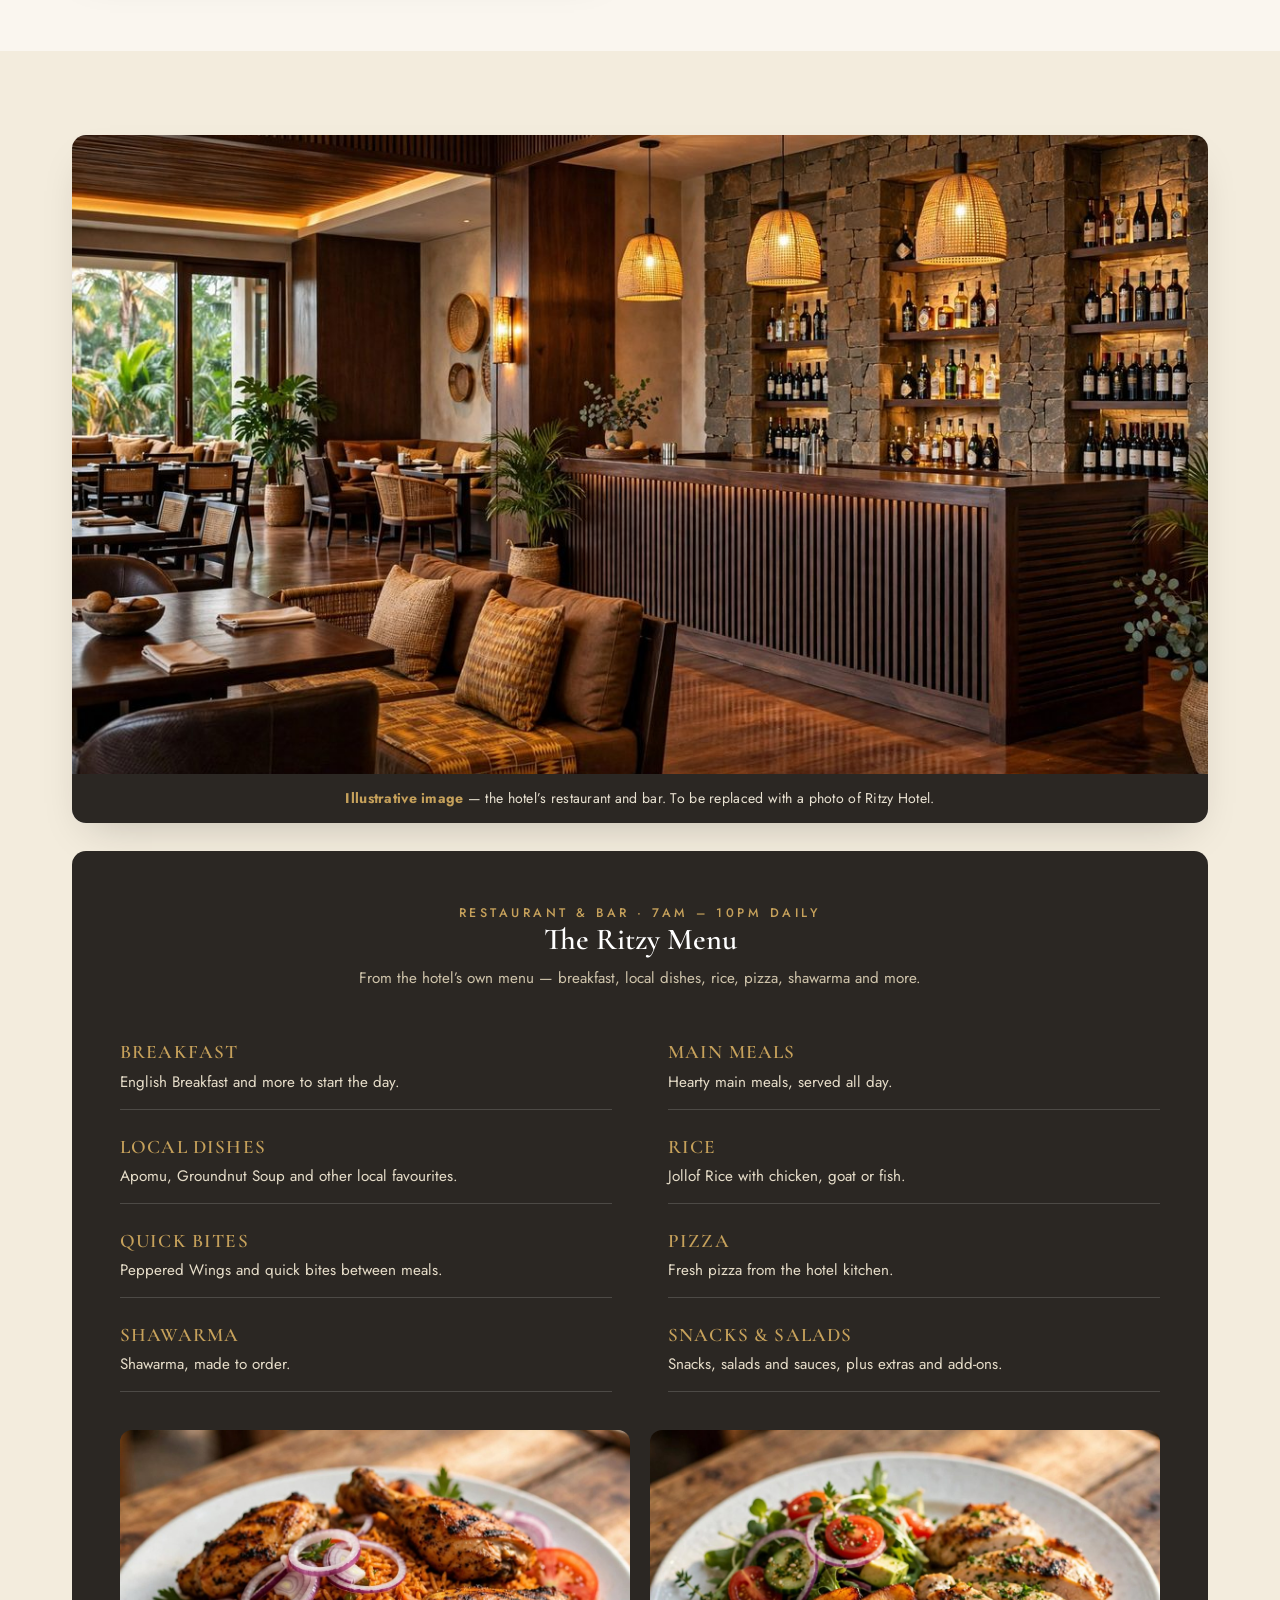
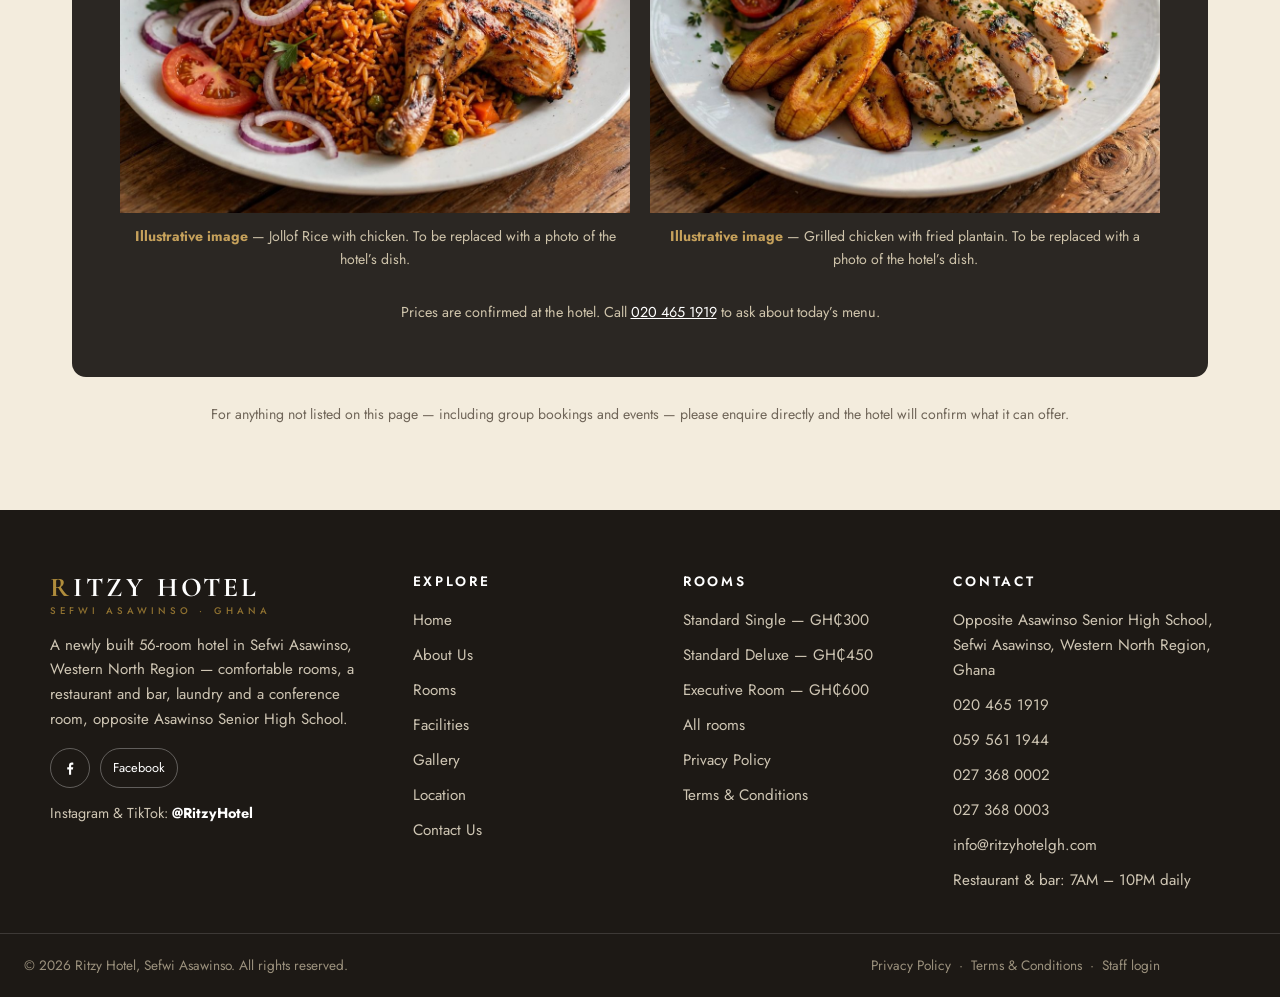
<file: facilities.html>
<!DOCTYPE html>
<html lang="en">
<head>
<meta charset="utf-8">
<meta name="viewport" content="width=device-width, initial-scale=1">
<title>Facilities — Restaurant, Bar, Laundry & Conference | Ritzy Hotel</title>
<meta name="description" content="Facilities at Ritzy Hotel, Sefwi Asawinso: restaurant and bar open 7AM–10PM daily, laundry services, conference room, reception and lounge.">
<link rel="canonical" href="https://www.ritzyhotelgh.com/facilities.html">
<meta property="og:type" content="website">
<meta property="og:title" content="Facilities — Restaurant, Bar, Laundry & Conference | Ritzy Hotel">
<meta property="og:description" content="Facilities at Ritzy Hotel, Sefwi Asawinso: restaurant and bar open 7AM–10PM daily, laundry services, conference room, reception and lounge.">
<meta property="og:url" content="https://www.ritzyhotelgh.com/facilities.html">
<meta property="og:image" content="https://www.ritzyhotelgh.com/assets/photos/exterior-twilight.jpg">
<meta property="og:site_name" content="Ritzy Hotel">
<meta name="theme-color" content="#2b2723">
<link rel="icon" type="image/svg+xml" href="assets/favicon.svg">
<link rel="preconnect" href="https://fonts.googleapis.com">
<link rel="preconnect" href="https://fonts.gstatic.com" crossorigin>
<link href="https://fonts.googleapis.com/css2?family=Cormorant+Garamond:ital,wght@0,500;0,600;0,700;1,500&family=Jost:wght@400;500;600&display=swap" rel="stylesheet">
<link rel="stylesheet" href="assets/css/style.css">
</head>
<body>
<div class="topbar"><div class="wrap">
      <span>Opposite Asawinso Senior High School, Sefwi Asawinso, Western North Region</span>
      <span class="tb-right"><span><a href="tel:0204651919">020 465 1919</a></span><span><a href="mailto:info@ritzyhotelgh.com">info@ritzyhotelgh.com</a></span></span>
    </div></div>
    <header class="site-header"><div class="wrap">
      <a class="wordmark" href="index.html"><span class="r-mark">R</span>ITZY <span style="letter-spacing:.1em">HOTEL</span><small>SEFWI ASAWINSO &middot; GHANA</small></a>
      <button class="nav-toggle" aria-label="Open menu" aria-expanded="false"><span></span><span></span><span></span></button>
      <nav class="main-nav" aria-label="Main navigation"><a href="index.html">Home</a><a href="rooms.html">Rooms</a><a href="facilities.html" class="active">Facilities</a><a href="gallery.html">Gallery</a><a href="about.html">About</a><a href="location.html">Location</a><a href="contact.html">Contact</a><a class="btn" href="contact.html#book">Book Your Stay</a></nav>
    </div></header>
<main>
<section class="page-hero"><div class="wrap"><p class="eyebrow">Facilities</p><h1>Facilities &amp; Amenities</h1><p>Everything confirmed at Ritzy Hotel — nothing more, nothing less.</p></div></section>
  <section class="section"><div class="wrap">
    <div class="fac-grid">
      <div class="fac-card reveal"><div class="icon"><svg viewBox="0 0 24 24" fill="none" stroke="currentColor" stroke-width="1.6"><path d="M4 3v7a2 2 0 0 0 2 2h1v8M20 3v7a2 2 0 0 1-2 2h-1v8M7 3c-1 2-1 4 0 6M17 3c1 2 1 4 0 6"/></svg></div><h3>Restaurant &amp; Bar</h3><p>Breakfast, main meals, local dishes, rice, pizza and shawarma — served at the hotel every day.</p><p class="hours">7AM – 10PM EVERY DAY</p></div>
      <div class="fac-card reveal"><div class="icon"><svg viewBox="0 0 24 24" fill="none" stroke="currentColor" stroke-width="1.6"><rect x="3" y="7" width="18" height="12" rx="2"/><circle cx="8.5" cy="13" r="2.5"/><path d="M16 10h2M7 3l2 2M17 3l-2 2"/></svg></div><h3>Laundry Services</h3><p>Laundry services for guests staying at the hotel — ask at reception.</p></div>
      <div class="fac-card reveal"><div class="icon"><svg viewBox="0 0 24 24" fill="none" stroke="currentColor" stroke-width="1.6"><circle cx="6" cy="8" r="2.4"/><circle cx="18" cy="8" r="2.4"/><circle cx="12" cy="6" r="2.4"/><path d="M3 20c0-3 2-5 4-5s4 2 4 5M13 20c0-3 2-5 4-5"/></svg></div><h3>Conference Room</h3><p>A conference room for meetings, workshops and gatherings. Enquire for capacity and rates.</p></div>
      <div class="fac-card reveal"><div class="icon"><svg viewBox="0 0 24 24" fill="none" stroke="currentColor" stroke-width="1.6"><path d="M4 18V6a2 2 0 0 1 2-2h12a2 2 0 0 1 2 2v12M4 18h16M4 18v2M20 18v2M9 9h6"/></svg></div><h3>Reception</h3><p>A welcoming reception with a dark-wood desk and marble flooring, and a grand staircase.</p></div>
      <div class="fac-card reveal"><div class="icon"><svg viewBox="0 0 24 24" fill="none" stroke="currentColor" stroke-width="1.6"><path d="M5 11V8a2 2 0 0 1 2-2h10a2 2 0 0 1 2 2v3M3 13a2 2 0 0 1 4 0v1h10v-1a2 2 0 0 1 4 0v3a2 2 0 0 1-2 2H5a2 2 0 0 1-2-2v-3zM7 20v-2M17 20v-2"/></svg></div><h3>Lounge</h3><p>Comfortable lounge areas with sofas, wooden furniture and colourful wall art.</p></div>
      <div class="fac-card reveal"><div class="icon"><svg viewBox="0 0 24 24" fill="none" stroke="currentColor" stroke-width="1.6"><path d="M3 18v-6a2 2 0 0 1 2-2h14a2 2 0 0 1 2 2v6M3 18h18M5 10V6a2 2 0 0 1 2-2h10a2 2 0 0 1 2 2v4M9 21v-3M15 21v-3"/></svg></div><h3>56 Rooms</h3><p>Three room categories from GH&cent;300 per night, taxes included, with air conditioning, flat-screen TV, mini-fridge, desk, wardrobe and mirror.</p></div>
    </div>
  </div></section>

  <section class="section"><div class="wrap split">
    <figure class="illus-figure reveal" style="margin:0">
      <img src="assets/photos/conference-illustrative.jpg" alt="Illustrative image of a hotel conference room — to be replaced with a photo of Ritzy Hotel's conference room" loading="lazy">
      <figcaption><b>Illustrative image</b> — a conference room setup. To be replaced with a photo of Ritzy Hotel&rsquo;s conference room.</figcaption>
    </figure>
    <div class="reveal">
      <p class="eyebrow">Meetings &amp; Events</p>
      <h2 style="font-size:clamp(1.9rem,3.6vw,2.6rem);margin:10px 0 16px">A room to meet, plan and gather</h2>
      <p style="color:var(--muted);margin-bottom:14px">Ritzy Hotel has a conference room for meetings, workshops and gatherings — a useful space for businesses and groups visiting Sefwi Asawinso.</p>
      <p style="color:var(--muted);margin-bottom:24px">Capacity and rates are confirmed by the hotel on enquiry, and the team can help with arrangements for your group.</p>
      <a class="btn" href="contact.html#book">Enquire About the Conference Room</a>
    </div>
  </div></section>

  <section class="section alt"><div class="wrap">
    <figure class="illus-figure reveal">
      <img src="assets/photos/dining-illustrative.jpg" alt="Illustrative image of a hotel restaurant and bar — to be replaced with a photo of Ritzy Hotel's restaurant and bar" loading="lazy">
      <figcaption><b>Illustrative image</b> — the hotel&rsquo;s restaurant and bar. To be replaced with a photo of Ritzy Hotel.</figcaption>
    </figure>
    <div class="menu-board reveal">
      <p class="eyebrow" style="text-align:center;display:block;color:var(--gold-soft)">Restaurant &amp; Bar &middot; 7AM – 10PM Daily</p>
      <h3>The Ritzy Menu</h3>
      <p class="menu-sub">From the hotel&rsquo;s own menu — breakfast, local dishes, rice, pizza, shawarma and more.</p>
      <div class="menu-cols">
        <div class="menu-cat"><h4>Breakfast</h4><p>English Breakfast and more to start the day.</p></div>
        <div class="menu-cat"><h4>Main Meals</h4><p>Hearty main meals, served all day.</p></div>
        <div class="menu-cat"><h4>Local Dishes</h4><p>Apomu, Groundnut Soup and other local favourites.</p></div>
        <div class="menu-cat"><h4>Rice</h4><p>Jollof Rice with chicken, goat or fish.</p></div>
        <div class="menu-cat"><h4>Quick Bites</h4><p>Peppered Wings and quick bites between meals.</p></div>
        <div class="menu-cat"><h4>Pizza</h4><p>Fresh pizza from the hotel kitchen.</p></div>
        <div class="menu-cat"><h4>Shawarma</h4><p>Shawarma, made to order.</p></div>
        <div class="menu-cat"><h4>Snacks &amp; Salads</h4><p>Snacks, salads and sauces, plus extras and add-ons.</p></div>
      </div>
      <div class="food-row">
        <figure>
          <img src="assets/photos/food-jollof-illustrative.jpg" alt="Illustrative image of jollof rice with chicken — to be replaced with a photo of Ritzy Hotel's dish" loading="lazy">
          <figcaption><b>Illustrative image</b> — Jollof Rice with chicken. To be replaced with a photo of the hotel&rsquo;s dish.</figcaption>
        </figure>
        <figure>
          <img src="assets/photos/food-grilled-chicken-illustrative.jpg" alt="Illustrative image of grilled chicken with fried plantain — to be replaced with a photo of Ritzy Hotel's dish" loading="lazy">
          <figcaption><b>Illustrative image</b> — Grilled chicken with fried plantain. To be replaced with a photo of the hotel&rsquo;s dish.</figcaption>
        </figure>
      </div>
      <p class="menu-note">Prices are confirmed at the hotel. Call <a href="tel:0204651919" style="color:#fff;text-decoration:underline">020 465 1919</a> to ask about today&rsquo;s menu.</p>
    </div>
    <p class="note">For anything not listed on this page — including group bookings and events — please enquire directly and the hotel will confirm what it can offer.</p>
  </div></section>
</main>
<footer class="site-footer"><div class="wrap foot-grid">
      <div>
        <a class="wordmark" href="index.html"><span class="r-mark">R</span>ITZY <span style="letter-spacing:.1em">HOTEL</span><small>SEFWI ASAWINSO &middot; GHANA</small></a>
        <p style="margin-top:16px">A newly built 56-room hotel in Sefwi Asawinso, Western North Region — comfortable rooms, a restaurant and bar, laundry and a conference room, opposite Asawinso Senior High School.</p>
        <div class="socials">
          <a href="https://web.facebook.com/p/RITZY-HOTEL-61594269758020/" target="_blank" rel="noopener" aria-label="Ritzy Hotel on Facebook"><svg viewBox="0 0 24 24" width="18" height="18" fill="currentColor"><path d="M13.5 21v-7h2.4l.4-3h-2.8V9.1c0-.9.3-1.5 1.6-1.5h1.3V4.9c-.3 0-1.1-.1-2.1-.1-2.1 0-3.6 1.3-3.6 3.7V11H8.3v3h2.4v7h2.8z"/></svg></a>
          <a href="https://web.facebook.com/p/RITZY-HOTEL-61594269758020/" target="_blank" rel="noopener" aria-label="Ritzy Hotel on Facebook (page)" style="font-family:var(--sans);font-size:.8rem;width:auto;padding:0 12px;border-radius:999px">Facebook</a>
        </div>
        <p style="margin-top:14px;font-size:.9rem">Instagram &amp; TikTok: <b style="color:#fff">@RitzyHotel</b></p>
      </div>
      <div>
        <h4>Explore</h4>
        <ul>
          <li><a href="index.html">Home</a></li>
          <li><a href="about.html">About Us</a></li>
          <li><a href="rooms.html">Rooms</a></li>
          <li><a href="facilities.html">Facilities</a></li>
          <li><a href="gallery.html">Gallery</a></li>
          <li><a href="location.html">Location</a></li>
          <li><a href="contact.html">Contact Us</a></li>
        </ul>
      </div>
      <div>
        <h4>Rooms</h4>
        <ul>
          <li><a href="room-standard-single.html">Standard Single — <span data-price-for="standard-single">GH&cent;300</span></a></li>
          <li><a href="room-standard-deluxe.html">Standard Deluxe — <span data-price-for="standard-deluxe">GH&cent;450</span></a></li>
          <li><a href="room-executive.html">Executive Room — <span data-price-for="executive">GH&cent;600</span></a></li>
          <li><a href="rooms.html">All rooms</a></li>
          <li><a href="privacy.html">Privacy Policy</a></li>
          <li><a href="terms.html">Terms &amp; Conditions</a></li>
        </ul>
      </div>
      <div>
        <h4>Contact</h4>
        <ul>
          <li>Opposite Asawinso Senior High School, Sefwi Asawinso, Western North Region, Ghana</li>
          <li><a href="tel:0204651919">020 465 1919</a></li>
          <li><a href="tel:0595611944">059 561 1944</a></li>
          <li><a href="tel:0273680002">027 368 0002</a></li>
          <li><a href="tel:0273680003">027 368 0003</a></li>
          <li><a href="mailto:info@ritzyhotelgh.com">info@ritzyhotelgh.com</a></li>
          <li>Restaurant &amp; bar: 7AM – 10PM daily</li>
        </ul>
      </div>
    </div>
    <div class="foot-bottom"><div class="wrap">
      <span>&copy; <span id="year">2026</span> Ritzy Hotel, Sefwi Asawinso. All rights reserved.</span>
      <span><a href="privacy.html">Privacy Policy</a> &nbsp;&middot;&nbsp; <a href="terms.html">Terms &amp; Conditions</a> &nbsp;&middot;&nbsp; <a href="admin.html">Staff login</a></span>
    </div></div></footer>
    <a class="wa-float" href="#" data-wa aria-label="Chat with Ritzy Hotel on WhatsApp"><svg viewBox="0 0 32 32" fill="currentColor"><path d="M16 3C9.4 3 4 8.4 4 15c0 2.4.7 4.6 2 6.5L4 29l7.7-2c1.8 1 3.9 1.5 6 1.5h.3c6.6 0 12-5.4 12-12S22.6 3 16 3zm0 24.5c-1.9 0-3.8-.5-5.4-1.5l-.4-.2-4.6 1.2 1.2-4.4-.3-.4C5.4 20.7 4.9 19 4.9 17.3 4.9 11.2 9.9 6.2 16 6.2S27.1 11.2 27.1 17.3 22.1 27.5 16 27.5zm6.3-8.2c-.3-.2-2-1-2.3-1.1-.3-.1-.5-.2-.8.2-.2.3-.9 1.1-1.1 1.3-.2.2-.4.2-.7.1-.3-.2-1.4-.5-2.7-1.7-1-.9-1.7-2-1.9-2.3-.2-.3 0-.5.1-.7l.5-.6c.2-.2.2-.4.3-.6.1-.2 0-.4 0-.6-.1-.2-.8-1.8-1-2.5-.3-.6-.5-.6-.8-.6h-.6c-.2 0-.6.1-.9.4-.3.3-1.1 1.1-1.1 2.7s1.2 3.1 1.3 3.4c.2.2 2.3 3.6 5.7 5 3.4 1.4 3.4 1 4 .9.6-.1 2-0.8 2.2-1.6.3-.8.3-1.4.2-1.6-.1-.1-.3-.2-.7-.4z"/></svg></a>
    <script src="assets/js/ritzy-store.js"></script>
    <script src="assets/js/site.js"></script>
</body></html>
</file>
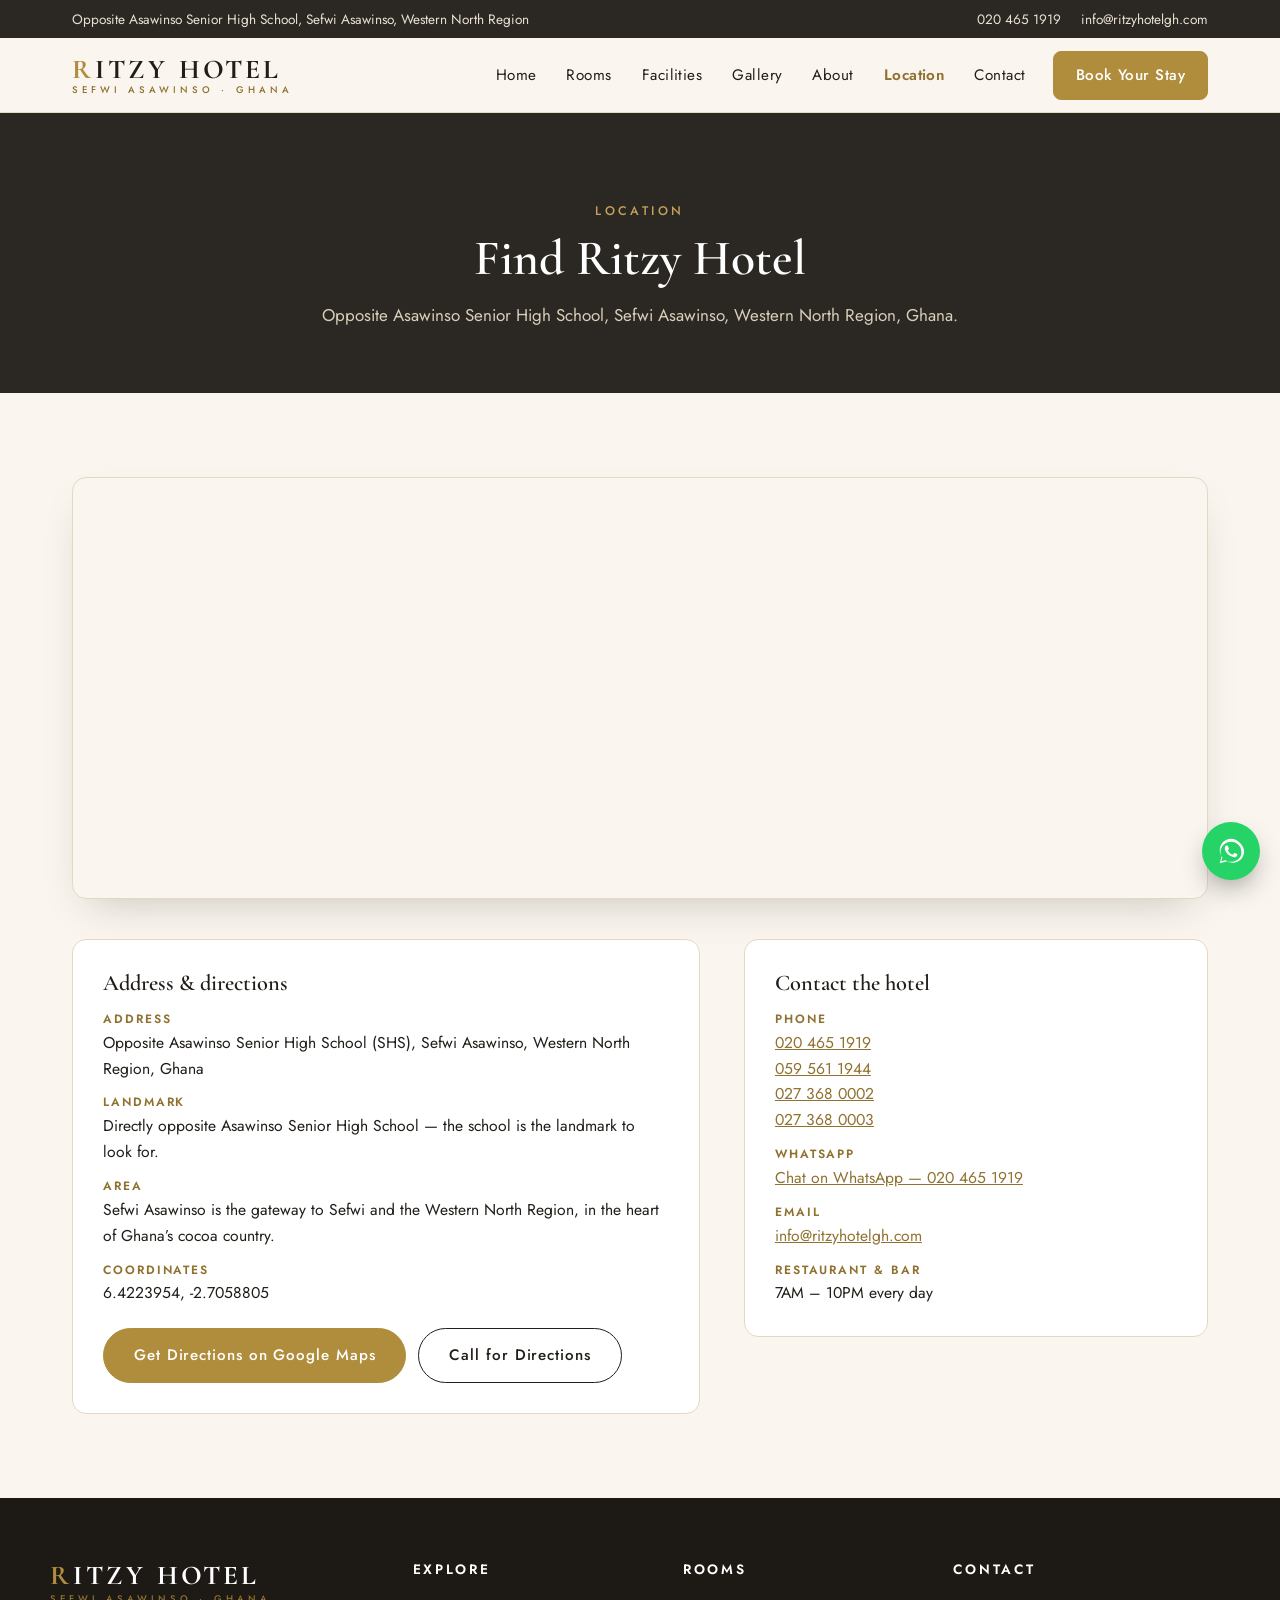
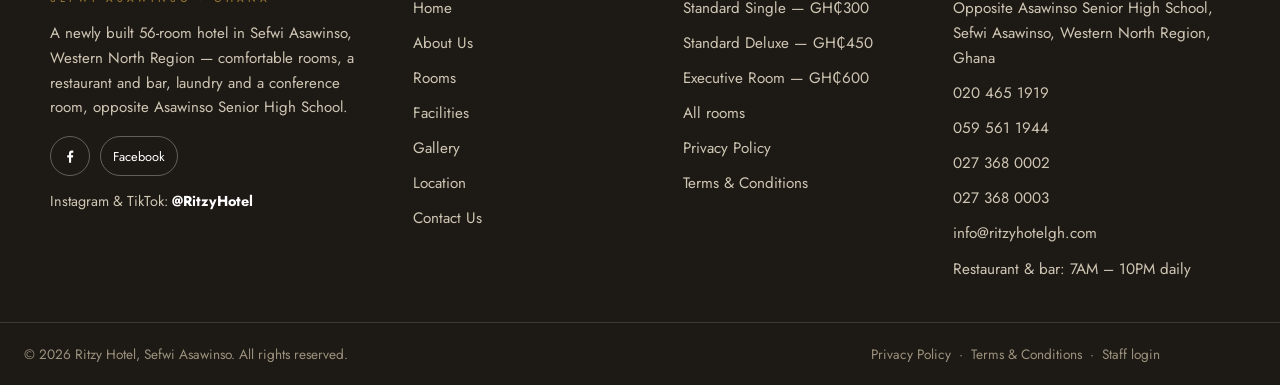
<file: location.html>
<!DOCTYPE html>
<html lang="en">
<head>
<meta charset="utf-8">
<meta name="viewport" content="width=device-width, initial-scale=1">
<title>Location & Directions — Ritzy Hotel, Sefwi Asawinso</title>
<meta name="description" content="Ritzy Hotel is opposite Asawinso Senior High School, Sefwi Asawinso, Western North Region, Ghana. Map, directions and contact details.">
<link rel="canonical" href="https://www.ritzyhotelgh.com/location.html">
<meta property="og:type" content="website">
<meta property="og:title" content="Location & Directions — Ritzy Hotel, Sefwi Asawinso">
<meta property="og:description" content="Ritzy Hotel is opposite Asawinso Senior High School, Sefwi Asawinso, Western North Region, Ghana. Map, directions and contact details.">
<meta property="og:url" content="https://www.ritzyhotelgh.com/location.html">
<meta property="og:image" content="https://www.ritzyhotelgh.com/assets/photos/exterior-twilight.jpg">
<meta property="og:site_name" content="Ritzy Hotel">
<meta name="theme-color" content="#2b2723">
<link rel="icon" type="image/svg+xml" href="assets/favicon.svg">
<link rel="preconnect" href="https://fonts.googleapis.com">
<link rel="preconnect" href="https://fonts.gstatic.com" crossorigin>
<link href="https://fonts.googleapis.com/css2?family=Cormorant+Garamond:ital,wght@0,500;0,600;0,700;1,500&family=Jost:wght@400;500;600&display=swap" rel="stylesheet">
<link rel="stylesheet" href="assets/css/style.css">
</head>
<body>
<div class="topbar"><div class="wrap">
      <span>Opposite Asawinso Senior High School, Sefwi Asawinso, Western North Region</span>
      <span class="tb-right"><span><a href="tel:0204651919">020 465 1919</a></span><span><a href="mailto:info@ritzyhotelgh.com">info@ritzyhotelgh.com</a></span></span>
    </div></div>
    <header class="site-header"><div class="wrap">
      <a class="wordmark" href="index.html"><span class="r-mark">R</span>ITZY <span style="letter-spacing:.1em">HOTEL</span><small>SEFWI ASAWINSO &middot; GHANA</small></a>
      <button class="nav-toggle" aria-label="Open menu" aria-expanded="false"><span></span><span></span><span></span></button>
      <nav class="main-nav" aria-label="Main navigation"><a href="index.html">Home</a><a href="rooms.html">Rooms</a><a href="facilities.html">Facilities</a><a href="gallery.html">Gallery</a><a href="about.html">About</a><a href="location.html" class="active">Location</a><a href="contact.html">Contact</a><a class="btn" href="contact.html#book">Book Your Stay</a></nav>
    </div></header>
<main>
<section class="page-hero"><div class="wrap"><p class="eyebrow">Location</p><h1>Find Ritzy Hotel</h1><p>Opposite Asawinso Senior High School, Sefwi Asawinso, Western North Region, Ghana.</p></div></section>
  <section class="section"><div class="wrap">
    <div class="map-frame reveal"><iframe title="Map showing the location of Ritzy Hotel, Sefwi Asawinso" src="https://www.google.com/maps?q=6.4223954,-2.7058805&output=embed" loading="lazy" referrerpolicy="no-referrer-when-downgrade" allowfullscreen></iframe></div>
    <div class="loc-grid">
      <div class="loc-card reveal">
        <h3>Address &amp; directions</h3>
        <dl>
          <div><dt>Address</dt><dd>Opposite Asawinso Senior High School (SHS), Sefwi Asawinso, Western North Region, Ghana</dd></div>
          <div><dt>Landmark</dt><dd>Directly opposite Asawinso Senior High School — the school is the landmark to look for.</dd></div>
          <div><dt>Area</dt><dd>Sefwi Asawinso is the gateway to Sefwi and the Western North Region, in the heart of Ghana&rsquo;s cocoa country.</dd></div>
          <div><dt>Coordinates</dt><dd>6.4223954, -2.7058805</dd></div>
        </dl>
        <div style="margin-top:22px;display:flex;gap:12px;flex-wrap:wrap">
          <a class="btn" href="https://www.google.com/maps/place/Ritzy+Hotel/@6.4223954,-2.7058805,848m/data=!3m2!1e3!4b1!4m6!3m5!1s0xfc4a159e36b4143:0x629ad00cf30612c1!8m2!3d6.4223954!4d-2.7058805" target="_blank" rel="noopener">Get Directions on Google Maps</a>
          <a class="btn ghost-dark" href="tel:0204651919">Call for Directions</a>
        </div>
      </div>
      <div class="loc-card reveal">
        <h3>Contact the hotel</h3>
        <dl>
          <div><dt>Phone</dt><dd><a href="tel:0204651919">020 465 1919</a><br><a href="tel:0595611944">059 561 1944</a><br><a href="tel:0273680002">027 368 0002</a><br><a href="tel:0273680003">027 368 0003</a></dd></div>
          <div><dt>WhatsApp</dt><dd><a href="#" data-wa>Chat on WhatsApp — 020 465 1919</a></dd></div>
          <div><dt>Email</dt><dd><a href="mailto:info@ritzyhotelgh.com">info@ritzyhotelgh.com</a></dd></div>
          <div><dt>Restaurant &amp; bar</dt><dd>7AM – 10PM every day</dd></div>
        </dl>
      </div>
    </div>
  </div></section>
</main>
<footer class="site-footer"><div class="wrap foot-grid">
      <div>
        <a class="wordmark" href="index.html"><span class="r-mark">R</span>ITZY <span style="letter-spacing:.1em">HOTEL</span><small>SEFWI ASAWINSO &middot; GHANA</small></a>
        <p style="margin-top:16px">A newly built 56-room hotel in Sefwi Asawinso, Western North Region — comfortable rooms, a restaurant and bar, laundry and a conference room, opposite Asawinso Senior High School.</p>
        <div class="socials">
          <a href="https://web.facebook.com/p/RITZY-HOTEL-61594269758020/" target="_blank" rel="noopener" aria-label="Ritzy Hotel on Facebook"><svg viewBox="0 0 24 24" width="18" height="18" fill="currentColor"><path d="M13.5 21v-7h2.4l.4-3h-2.8V9.1c0-.9.3-1.5 1.6-1.5h1.3V4.9c-.3 0-1.1-.1-2.1-.1-2.1 0-3.6 1.3-3.6 3.7V11H8.3v3h2.4v7h2.8z"/></svg></a>
          <a href="https://web.facebook.com/p/RITZY-HOTEL-61594269758020/" target="_blank" rel="noopener" aria-label="Ritzy Hotel on Facebook (page)" style="font-family:var(--sans);font-size:.8rem;width:auto;padding:0 12px;border-radius:999px">Facebook</a>
        </div>
        <p style="margin-top:14px;font-size:.9rem">Instagram &amp; TikTok: <b style="color:#fff">@RitzyHotel</b></p>
      </div>
      <div>
        <h4>Explore</h4>
        <ul>
          <li><a href="index.html">Home</a></li>
          <li><a href="about.html">About Us</a></li>
          <li><a href="rooms.html">Rooms</a></li>
          <li><a href="facilities.html">Facilities</a></li>
          <li><a href="gallery.html">Gallery</a></li>
          <li><a href="location.html">Location</a></li>
          <li><a href="contact.html">Contact Us</a></li>
        </ul>
      </div>
      <div>
        <h4>Rooms</h4>
        <ul>
          <li><a href="room-standard-single.html">Standard Single — <span data-price-for="standard-single">GH&cent;300</span></a></li>
          <li><a href="room-standard-deluxe.html">Standard Deluxe — <span data-price-for="standard-deluxe">GH&cent;450</span></a></li>
          <li><a href="room-executive.html">Executive Room — <span data-price-for="executive">GH&cent;600</span></a></li>
          <li><a href="rooms.html">All rooms</a></li>
          <li><a href="privacy.html">Privacy Policy</a></li>
          <li><a href="terms.html">Terms &amp; Conditions</a></li>
        </ul>
      </div>
      <div>
        <h4>Contact</h4>
        <ul>
          <li>Opposite Asawinso Senior High School, Sefwi Asawinso, Western North Region, Ghana</li>
          <li><a href="tel:0204651919">020 465 1919</a></li>
          <li><a href="tel:0595611944">059 561 1944</a></li>
          <li><a href="tel:0273680002">027 368 0002</a></li>
          <li><a href="tel:0273680003">027 368 0003</a></li>
          <li><a href="mailto:info@ritzyhotelgh.com">info@ritzyhotelgh.com</a></li>
          <li>Restaurant &amp; bar: 7AM – 10PM daily</li>
        </ul>
      </div>
    </div>
    <div class="foot-bottom"><div class="wrap">
      <span>&copy; <span id="year">2026</span> Ritzy Hotel, Sefwi Asawinso. All rights reserved.</span>
      <span><a href="privacy.html">Privacy Policy</a> &nbsp;&middot;&nbsp; <a href="terms.html">Terms &amp; Conditions</a> &nbsp;&middot;&nbsp; <a href="admin.html">Staff login</a></span>
    </div></div></footer>
    <a class="wa-float" href="#" data-wa aria-label="Chat with Ritzy Hotel on WhatsApp"><svg viewBox="0 0 32 32" fill="currentColor"><path d="M16 3C9.4 3 4 8.4 4 15c0 2.4.7 4.6 2 6.5L4 29l7.7-2c1.8 1 3.9 1.5 6 1.5h.3c6.6 0 12-5.4 12-12S22.6 3 16 3zm0 24.5c-1.9 0-3.8-.5-5.4-1.5l-.4-.2-4.6 1.2 1.2-4.4-.3-.4C5.4 20.7 4.9 19 4.9 17.3 4.9 11.2 9.9 6.2 16 6.2S27.1 11.2 27.1 17.3 22.1 27.5 16 27.5zm6.3-8.2c-.3-.2-2-1-2.3-1.1-.3-.1-.5-.2-.8.2-.2.3-.9 1.1-1.1 1.3-.2.2-.4.2-.7.1-.3-.2-1.4-.5-2.7-1.7-1-.9-1.7-2-1.9-2.3-.2-.3 0-.5.1-.7l.5-.6c.2-.2.2-.4.3-.6.1-.2 0-.4 0-.6-.1-.2-.8-1.8-1-2.5-.3-.6-.5-.6-.8-.6h-.6c-.2 0-.6.1-.9.4-.3.3-1.1 1.1-1.1 2.7s1.2 3.1 1.3 3.4c.2.2 2.3 3.6 5.7 5 3.4 1.4 3.4 1 4 .9.6-.1 2-0.8 2.2-1.6.3-.8.3-1.4.2-1.6-.1-.1-.3-.2-.7-.4z"/></svg></a>
    <script src="assets/js/ritzy-store.js"></script>
    <script src="assets/js/site.js"></script>
</body></html>
</file>
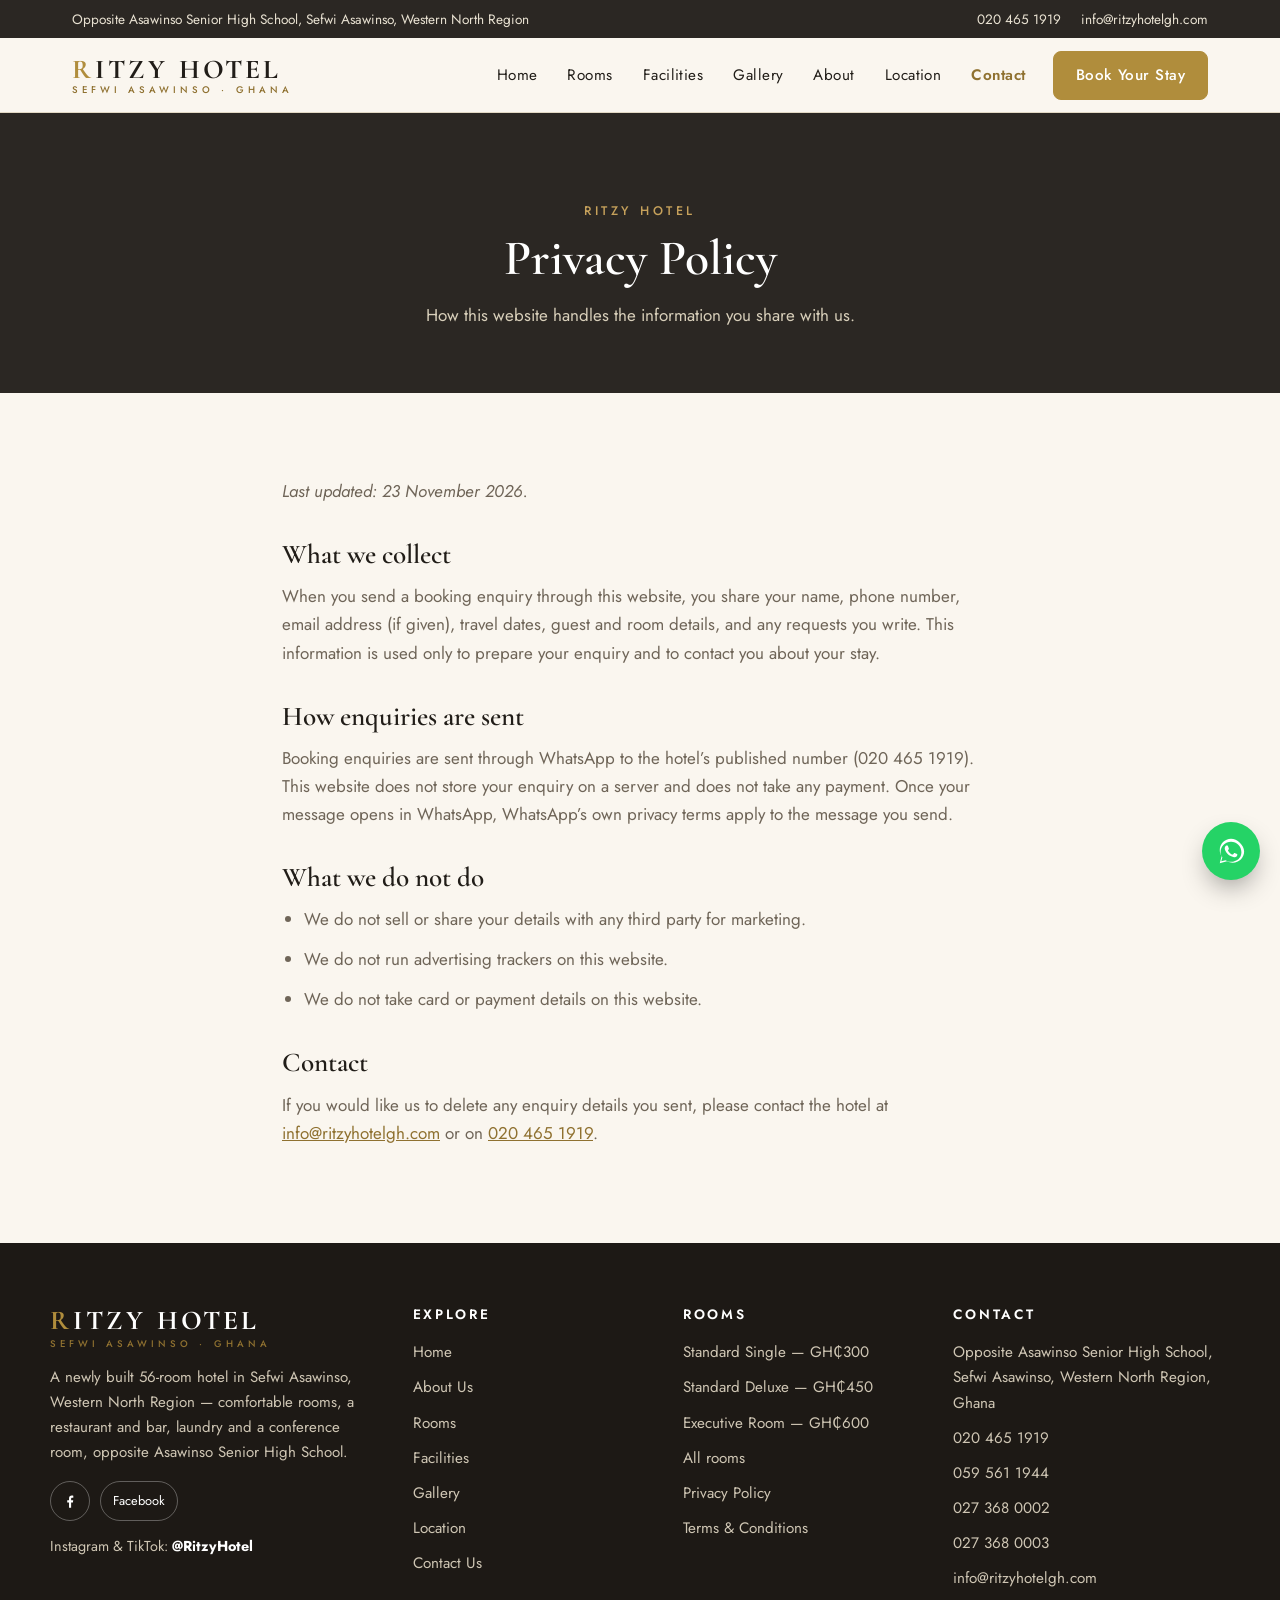
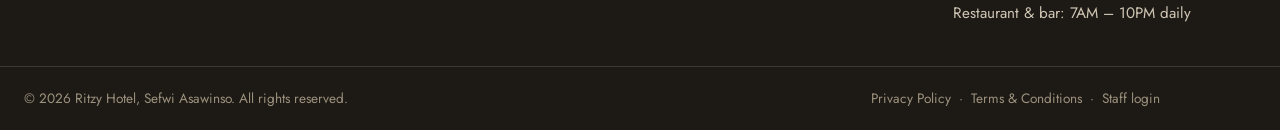
<file: privacy.html>
<!DOCTYPE html>
<html lang="en">
<head>
<meta charset="utf-8">
<meta name="viewport" content="width=device-width, initial-scale=1">
<title>Privacy Policy — Ritzy Hotel</title>
<meta name="description" content="Privacy policy for the Ritzy Hotel website: how booking enquiry details are handled.">
<link rel="canonical" href="https://www.ritzyhotelgh.com/privacy.html">
<meta property="og:type" content="website">
<meta property="og:title" content="Privacy Policy — Ritzy Hotel">
<meta property="og:description" content="Privacy policy for the Ritzy Hotel website: how booking enquiry details are handled.">
<meta property="og:url" content="https://www.ritzyhotelgh.com/privacy.html">
<meta property="og:image" content="https://www.ritzyhotelgh.com/assets/photos/exterior-twilight.jpg">
<meta property="og:site_name" content="Ritzy Hotel">
<meta name="theme-color" content="#2b2723">
<link rel="icon" type="image/svg+xml" href="assets/favicon.svg">
<link rel="preconnect" href="https://fonts.googleapis.com">
<link rel="preconnect" href="https://fonts.gstatic.com" crossorigin>
<link href="https://fonts.googleapis.com/css2?family=Cormorant+Garamond:ital,wght@0,500;0,600;0,700;1,500&family=Jost:wght@400;500;600&display=swap" rel="stylesheet">
<link rel="stylesheet" href="assets/css/style.css">
</head>
<body>
<div class="topbar"><div class="wrap">
      <span>Opposite Asawinso Senior High School, Sefwi Asawinso, Western North Region</span>
      <span class="tb-right"><span><a href="tel:0204651919">020 465 1919</a></span><span><a href="mailto:info@ritzyhotelgh.com">info@ritzyhotelgh.com</a></span></span>
    </div></div>
    <header class="site-header"><div class="wrap">
      <a class="wordmark" href="index.html"><span class="r-mark">R</span>ITZY <span style="letter-spacing:.1em">HOTEL</span><small>SEFWI ASAWINSO &middot; GHANA</small></a>
      <button class="nav-toggle" aria-label="Open menu" aria-expanded="false"><span></span><span></span><span></span></button>
      <nav class="main-nav" aria-label="Main navigation"><a href="index.html">Home</a><a href="rooms.html">Rooms</a><a href="facilities.html">Facilities</a><a href="gallery.html">Gallery</a><a href="about.html">About</a><a href="location.html">Location</a><a href="contact.html" class="active">Contact</a><a class="btn" href="contact.html#book">Book Your Stay</a></nav>
    </div></header>
<main>
<section class="page-hero"><div class="wrap"><p class="eyebrow">Ritzy Hotel</p><h1>Privacy Policy</h1><p>How this website handles the information you share with us.</p></div></section>
  <section class="section"><div class="wrap prose">
    <p><i>Last updated: 23 November 2026.</i></p>
    <h2>What we collect</h2>
    <p>When you send a booking enquiry through this website, you share your name, phone number, email address (if given), travel dates, guest and room details, and any requests you write. This information is used only to prepare your enquiry and to contact you about your stay.</p>
    <h2>How enquiries are sent</h2>
    <p>Booking enquiries are sent through WhatsApp to the hotel&rsquo;s published number (020 465 1919). This website does not store your enquiry on a server and does not take any payment. Once your message opens in WhatsApp, WhatsApp&rsquo;s own privacy terms apply to the message you send.</p>
    <h2>What we do not do</h2>
    <ul>
      <li>We do not sell or share your details with any third party for marketing.</li>
      <li>We do not run advertising trackers on this website.</li>
      <li>We do not take card or payment details on this website.</li>
    </ul>
    <h2>Contact</h2>
    <p>If you would like us to delete any enquiry details you sent, please contact the hotel at <a href="mailto:info@ritzyhotelgh.com">info@ritzyhotelgh.com</a> or on <a href="tel:0204651919">020 465 1919</a>.</p>
  </div></section>
</main>
<footer class="site-footer"><div class="wrap foot-grid">
      <div>
        <a class="wordmark" href="index.html"><span class="r-mark">R</span>ITZY <span style="letter-spacing:.1em">HOTEL</span><small>SEFWI ASAWINSO &middot; GHANA</small></a>
        <p style="margin-top:16px">A newly built 56-room hotel in Sefwi Asawinso, Western North Region — comfortable rooms, a restaurant and bar, laundry and a conference room, opposite Asawinso Senior High School.</p>
        <div class="socials">
          <a href="https://web.facebook.com/p/RITZY-HOTEL-61594269758020/" target="_blank" rel="noopener" aria-label="Ritzy Hotel on Facebook"><svg viewBox="0 0 24 24" width="18" height="18" fill="currentColor"><path d="M13.5 21v-7h2.4l.4-3h-2.8V9.1c0-.9.3-1.5 1.6-1.5h1.3V4.9c-.3 0-1.1-.1-2.1-.1-2.1 0-3.6 1.3-3.6 3.7V11H8.3v3h2.4v7h2.8z"/></svg></a>
          <a href="https://web.facebook.com/p/RITZY-HOTEL-61594269758020/" target="_blank" rel="noopener" aria-label="Ritzy Hotel on Facebook (page)" style="font-family:var(--sans);font-size:.8rem;width:auto;padding:0 12px;border-radius:999px">Facebook</a>
        </div>
        <p style="margin-top:14px;font-size:.9rem">Instagram &amp; TikTok: <b style="color:#fff">@RitzyHotel</b></p>
      </div>
      <div>
        <h4>Explore</h4>
        <ul>
          <li><a href="index.html">Home</a></li>
          <li><a href="about.html">About Us</a></li>
          <li><a href="rooms.html">Rooms</a></li>
          <li><a href="facilities.html">Facilities</a></li>
          <li><a href="gallery.html">Gallery</a></li>
          <li><a href="location.html">Location</a></li>
          <li><a href="contact.html">Contact Us</a></li>
        </ul>
      </div>
      <div>
        <h4>Rooms</h4>
        <ul>
          <li><a href="room-standard-single.html">Standard Single — <span data-price-for="standard-single">GH&cent;300</span></a></li>
          <li><a href="room-standard-deluxe.html">Standard Deluxe — <span data-price-for="standard-deluxe">GH&cent;450</span></a></li>
          <li><a href="room-executive.html">Executive Room — <span data-price-for="executive">GH&cent;600</span></a></li>
          <li><a href="rooms.html">All rooms</a></li>
          <li><a href="privacy.html">Privacy Policy</a></li>
          <li><a href="terms.html">Terms &amp; Conditions</a></li>
        </ul>
      </div>
      <div>
        <h4>Contact</h4>
        <ul>
          <li>Opposite Asawinso Senior High School, Sefwi Asawinso, Western North Region, Ghana</li>
          <li><a href="tel:0204651919">020 465 1919</a></li>
          <li><a href="tel:0595611944">059 561 1944</a></li>
          <li><a href="tel:0273680002">027 368 0002</a></li>
          <li><a href="tel:0273680003">027 368 0003</a></li>
          <li><a href="mailto:info@ritzyhotelgh.com">info@ritzyhotelgh.com</a></li>
          <li>Restaurant &amp; bar: 7AM – 10PM daily</li>
        </ul>
      </div>
    </div>
    <div class="foot-bottom"><div class="wrap">
      <span>&copy; <span id="year">2026</span> Ritzy Hotel, Sefwi Asawinso. All rights reserved.</span>
      <span><a href="privacy.html">Privacy Policy</a> &nbsp;&middot;&nbsp; <a href="terms.html">Terms &amp; Conditions</a> &nbsp;&middot;&nbsp; <a href="admin.html">Staff login</a></span>
    </div></div></footer>
    <a class="wa-float" href="#" data-wa aria-label="Chat with Ritzy Hotel on WhatsApp"><svg viewBox="0 0 32 32" fill="currentColor"><path d="M16 3C9.4 3 4 8.4 4 15c0 2.4.7 4.6 2 6.5L4 29l7.7-2c1.8 1 3.9 1.5 6 1.5h.3c6.6 0 12-5.4 12-12S22.6 3 16 3zm0 24.5c-1.9 0-3.8-.5-5.4-1.5l-.4-.2-4.6 1.2 1.2-4.4-.3-.4C5.4 20.7 4.9 19 4.9 17.3 4.9 11.2 9.9 6.2 16 6.2S27.1 11.2 27.1 17.3 22.1 27.5 16 27.5zm6.3-8.2c-.3-.2-2-1-2.3-1.1-.3-.1-.5-.2-.8.2-.2.3-.9 1.1-1.1 1.3-.2.2-.4.2-.7.1-.3-.2-1.4-.5-2.7-1.7-1-.9-1.7-2-1.9-2.3-.2-.3 0-.5.1-.7l.5-.6c.2-.2.2-.4.3-.6.1-.2 0-.4 0-.6-.1-.2-.8-1.8-1-2.5-.3-.6-.5-.6-.8-.6h-.6c-.2 0-.6.1-.9.4-.3.3-1.1 1.1-1.1 2.7s1.2 3.1 1.3 3.4c.2.2 2.3 3.6 5.7 5 3.4 1.4 3.4 1 4 .9.6-.1 2-0.8 2.2-1.6.3-.8.3-1.4.2-1.6-.1-.1-.3-.2-.7-.4z"/></svg></a>
    <script src="assets/js/ritzy-store.js"></script>
    <script src="assets/js/site.js"></script>
</body></html>
</file>
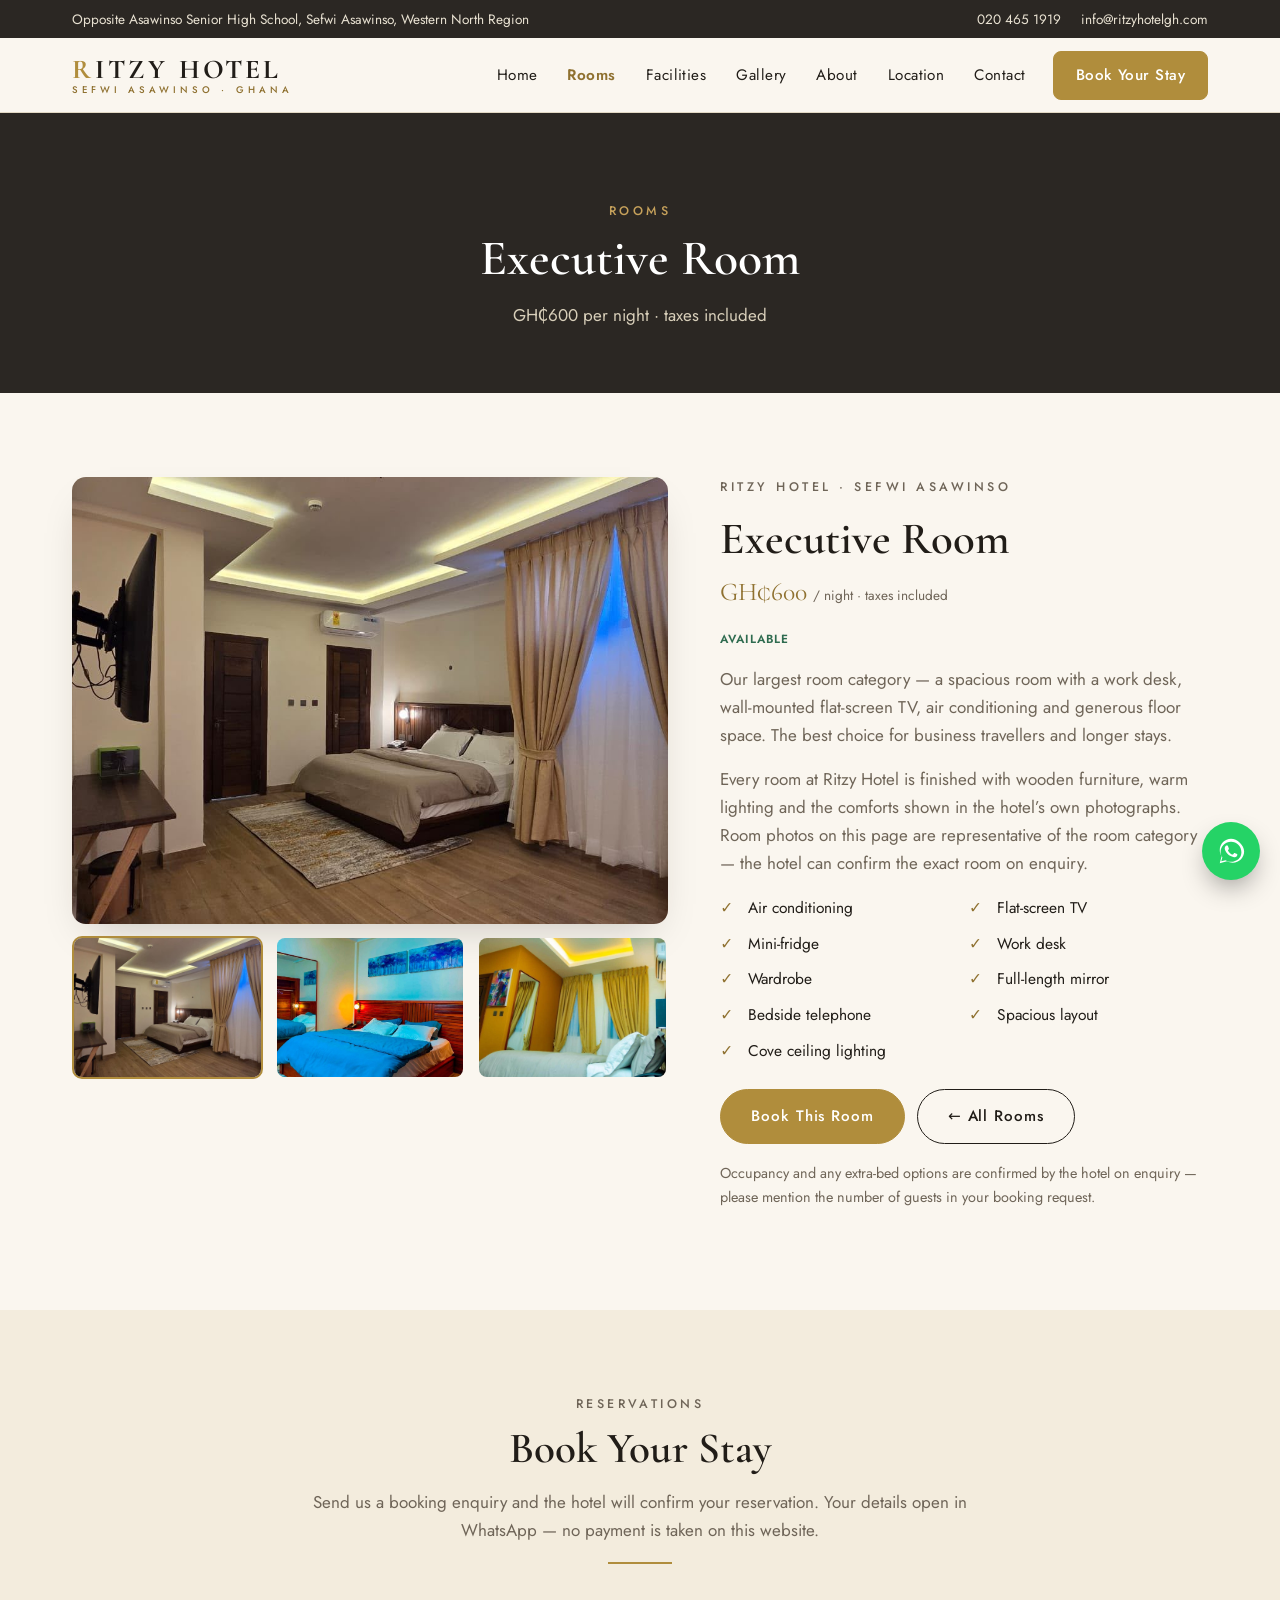
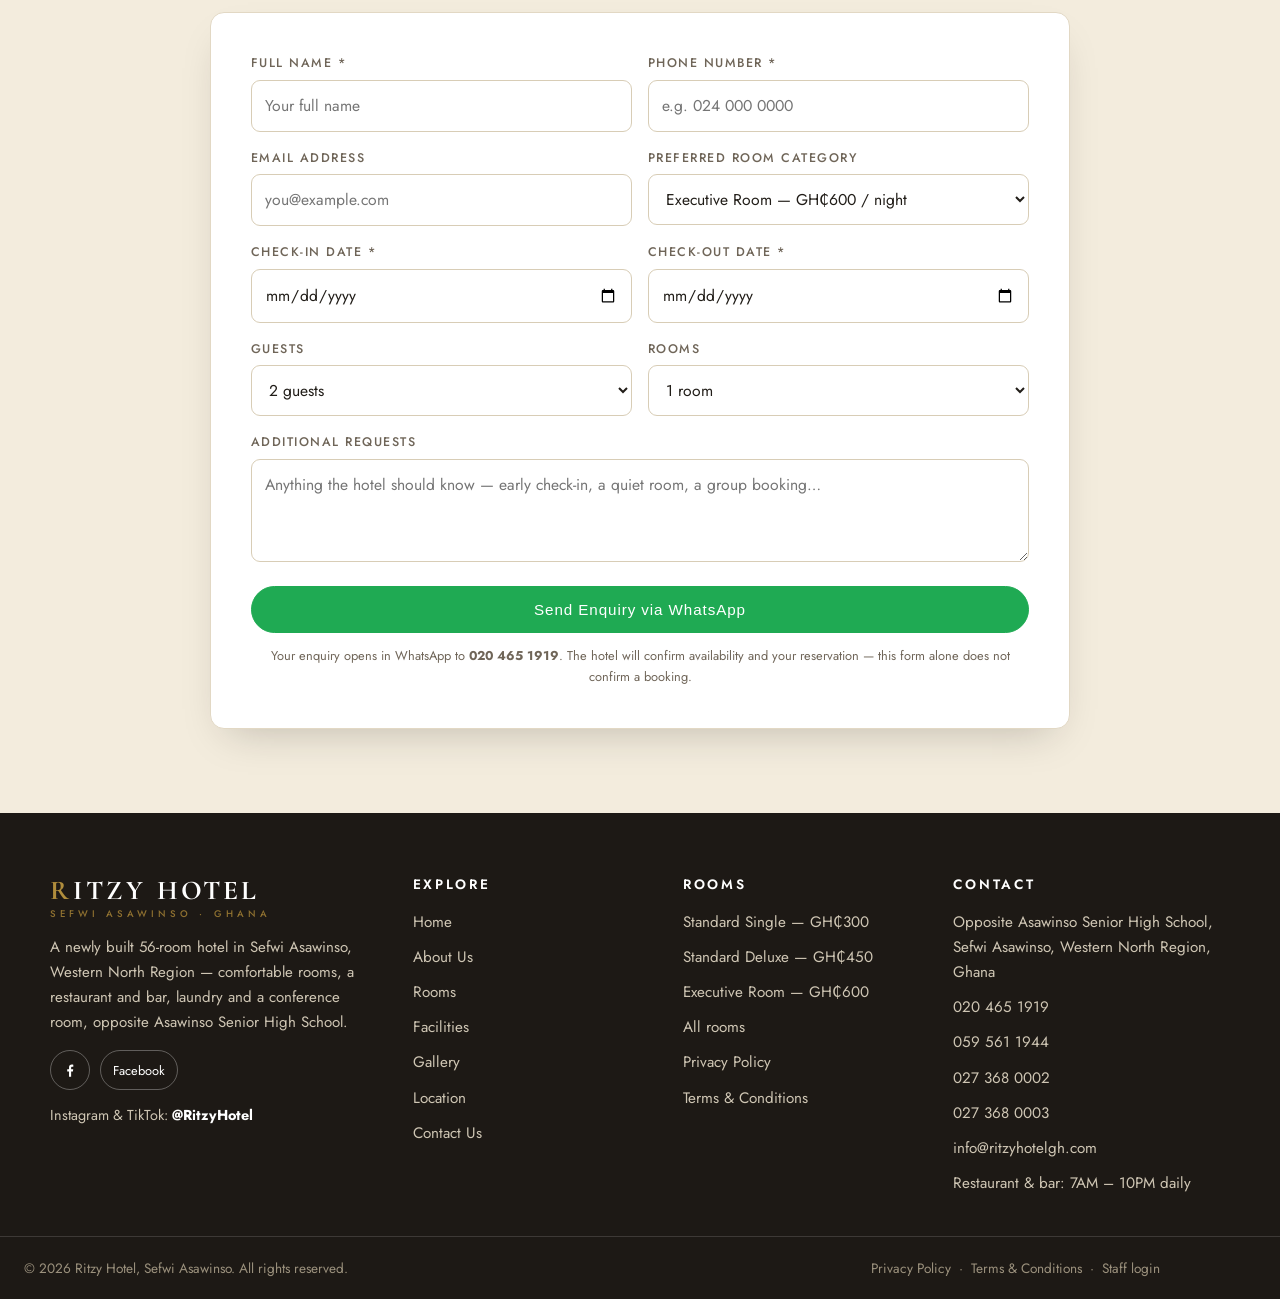
<file: room-executive.html>
<!DOCTYPE html>
<html lang="en">
<head>
<meta charset="utf-8">
<meta name="viewport" content="width=device-width, initial-scale=1">
<title>Executive Room — GH₵600/night | Ritzy Hotel, Sefwi Asawinso</title>
<meta name="description" content="Executive Room at Ritzy Hotel, Sefwi Asawinso — GH₵600 per night, taxes included. Spacious room with work desk, wall-mounted TV, air conditioning and generous floor space.">
<link rel="canonical" href="https://www.ritzyhotelgh.com/room-executive.html">
<meta property="og:type" content="website">
<meta property="og:title" content="Executive Room — GH₵600/night | Ritzy Hotel, Sefwi Asawinso">
<meta property="og:description" content="Executive Room at Ritzy Hotel, Sefwi Asawinso — GH₵600 per night, taxes included. Spacious room with work desk, wall-mounted TV, air conditioning and generous floor space.">
<meta property="og:url" content="https://www.ritzyhotelgh.com/room-executive.html">
<meta property="og:image" content="https://www.ritzyhotelgh.com/assets/photos/exterior-twilight.jpg">
<meta property="og:site_name" content="Ritzy Hotel">
<meta name="theme-color" content="#2b2723">
<link rel="icon" type="image/svg+xml" href="assets/favicon.svg">
<link rel="preconnect" href="https://fonts.googleapis.com">
<link rel="preconnect" href="https://fonts.gstatic.com" crossorigin>
<link href="https://fonts.googleapis.com/css2?family=Cormorant+Garamond:ital,wght@0,500;0,600;0,700;1,500&family=Jost:wght@400;500;600&display=swap" rel="stylesheet">
<link rel="stylesheet" href="assets/css/style.css">
</head>
<body>
<div class="topbar"><div class="wrap">
      <span>Opposite Asawinso Senior High School, Sefwi Asawinso, Western North Region</span>
      <span class="tb-right"><span><a href="tel:0204651919">020 465 1919</a></span><span><a href="mailto:info@ritzyhotelgh.com">info@ritzyhotelgh.com</a></span></span>
    </div></div>
    <header class="site-header"><div class="wrap">
      <a class="wordmark" href="index.html"><span class="r-mark">R</span>ITZY <span style="letter-spacing:.1em">HOTEL</span><small>SEFWI ASAWINSO &middot; GHANA</small></a>
      <button class="nav-toggle" aria-label="Open menu" aria-expanded="false"><span></span><span></span><span></span></button>
      <nav class="main-nav" aria-label="Main navigation"><a href="index.html">Home</a><a href="rooms.html" class="active">Rooms</a><a href="facilities.html">Facilities</a><a href="gallery.html">Gallery</a><a href="about.html">About</a><a href="location.html">Location</a><a href="contact.html">Contact</a><a class="btn" href="contact.html#book">Book Your Stay</a></nav>
    </div></header>
<main>
<section class="page-hero"><div class="wrap"><p class="eyebrow">Rooms</p><h1>Executive Room</h1><p><span data-price-for="executive">GH&cent;600</span> per night &middot; taxes included</p></div></section>
  <section class="section"><div class="wrap room-detail">
    <div class="reveal">
      <div class="img-frame"><img src="assets/photos/room-standard-2.jpg" alt="Executive Room at Ritzy Hotel — spacious room with work desk, wall-mounted TV and air conditioning"></div>
      <div class="thumb-row"><img src="assets/photos/room-standard-2.jpg" data-full="assets/photos/room-standard-2.jpg" alt="Executive Room" loading="lazy" class="active"><img src="assets/photos/room-blue-bedding.jpg" data-full="assets/photos/room-blue-bedding.jpg" alt="Guest bedroom" loading="lazy"><img src="assets/photos/room-gold-curtains.jpg" data-full="assets/photos/room-gold-curtains.jpg" alt="Guest bedroom" loading="lazy"></div>
    </div>
    <div class="reveal">
      <p class="eyebrow">Ritzy Hotel &middot; Sefwi Asawinso</p>
      <h2 style="font-size:clamp(2rem,4vw,2.8rem);margin:8px 0 6px">Executive Room</h2>
      <p class="price"><span data-price-for="executive">GH&cent;600</span> <small>/ night &middot; taxes included</small></p>
      <p class="avail-badge" data-avail-for="executive"></p>
      <p>Our largest room category — a spacious room with a work desk, wall-mounted flat-screen TV, air conditioning and generous floor space. The best choice for business travellers and longer stays.</p>
      <p>Every room at Ritzy Hotel is finished with wooden furniture, warm lighting and the comforts shown in the hotel&rsquo;s own photographs. Room photos on this page are representative of the room category — the hotel can confirm the exact room on enquiry.</p>
      <ul class="feat-list"><li>Air conditioning</li><li>Flat-screen TV</li><li>Mini-fridge</li><li>Work desk</li><li>Wardrobe</li><li>Full-length mirror</li><li>Bedside telephone</li><li>Spacious layout</li><li>Cove ceiling lighting</li></ul>
      <div style="display:flex;gap:12px;flex-wrap:wrap">
        <a class="btn" href="#book" data-book-room="Executive Room">Book This Room</a>
        <a class="btn ghost-dark" href="rooms.html">&larr; All Rooms</a>
      </div>
      <p style="margin-top:18px;font-size:.9rem">Occupancy and any extra-bed options are confirmed by the hotel on enquiry — please mention the number of guests in your booking request.</p>
    </div>
  </div></section>
  <section class="section booking" id="book"><div class="wrap">
      <div class="sec-head reveal"><p class="eyebrow">Reservations</p><h2>Book Your Stay</h2><p>Send us a booking enquiry and the hotel will confirm your reservation. Your details open in WhatsApp — no payment is taken on this website.</p><div class="gold-rule"></div></div>
      <form class="booking-form form-card reveal" novalidate>
        <div class="form-error" role="alert"></div>
        <div class="form-fields">
          <div class="form-grid">
            <div class="field"><label for="bf-name">Full name *</label><input id="bf-name" name="name" type="text" autocomplete="name" placeholder="Your full name" required></div>
            <div class="field"><label for="bf-phone">Phone number *</label><input id="bf-phone" name="phone" type="tel" autocomplete="tel" placeholder="e.g. 024 000 0000" required></div>
            <div class="field"><label for="bf-email">Email address</label><input id="bf-email" name="email" type="email" autocomplete="email" placeholder="you@example.com"></div>
            <div class="field"><label for="bf-room">Preferred room category</label><select id="bf-room" name="room"><option value="Standard Single" data-room="standard-single">Standard Single — GH₵300 / night</option><option value="Standard Deluxe" data-room="standard-deluxe">Standard Deluxe — GH₵450 / night</option><option value="Executive Room" data-room="executive" selected>Executive Room — GH₵600 / night</option></select></div>
            <div class="field"><label for="bf-in">Check-in date *</label><input id="bf-in" name="checkin" type="date" required></div>
            <div class="field"><label for="bf-out">Check-out date *</label><input id="bf-out" name="checkout" type="date" required></div>
            <div class="field"><label for="bf-guests">Guests</label><select id="bf-guests" name="guests"><option>1 guest</option><option selected>2 guests</option><option>3 guests</option><option>4 guests</option><option>5+ guests</option></select></div>
            <div class="field"><label for="bf-rooms">Rooms</label><select id="bf-rooms" name="rooms"><option selected>1 room</option><option>2 rooms</option><option>3 rooms</option><option>4 rooms</option><option>5+ rooms</option></select></div>
            <div class="field full"><label for="bf-req">Additional requests</label><textarea id="bf-req" name="requests" rows="3" placeholder="Anything the hotel should know — early check-in, a quiet room, a group booking…"></textarea></div>
            <div class="field full"><button class="btn whatsapp block" type="submit">Send Enquiry via WhatsApp</button>
            <p class="hint" style="text-align:center;margin-top:12px">Your enquiry opens in WhatsApp to <b>020 465 1919</b>. The hotel will confirm availability and your reservation — this form alone does not confirm a booking.</p></div>
          </div>
        </div>
        <div class="form-ok">
          <div class="tick">✓</div>
          <h3>Your enquiry has been prepared</h3>
          <p>WhatsApp should now be open with your booking details ready to send. The hotel will confirm availability and your reservation. If WhatsApp did not open, please call <a href="tel:0204651919">020 465 1919</a>.</p>
          <button class="btn ghost-dark" type="button" data-again>Send another enquiry</button>
        </div>
      </form>
    </div></section>
</main>
<footer class="site-footer"><div class="wrap foot-grid">
      <div>
        <a class="wordmark" href="index.html"><span class="r-mark">R</span>ITZY <span style="letter-spacing:.1em">HOTEL</span><small>SEFWI ASAWINSO &middot; GHANA</small></a>
        <p style="margin-top:16px">A newly built 56-room hotel in Sefwi Asawinso, Western North Region — comfortable rooms, a restaurant and bar, laundry and a conference room, opposite Asawinso Senior High School.</p>
        <div class="socials">
          <a href="https://web.facebook.com/p/RITZY-HOTEL-61594269758020/" target="_blank" rel="noopener" aria-label="Ritzy Hotel on Facebook"><svg viewBox="0 0 24 24" width="18" height="18" fill="currentColor"><path d="M13.5 21v-7h2.4l.4-3h-2.8V9.1c0-.9.3-1.5 1.6-1.5h1.3V4.9c-.3 0-1.1-.1-2.1-.1-2.1 0-3.6 1.3-3.6 3.7V11H8.3v3h2.4v7h2.8z"/></svg></a>
          <a href="https://web.facebook.com/p/RITZY-HOTEL-61594269758020/" target="_blank" rel="noopener" aria-label="Ritzy Hotel on Facebook (page)" style="font-family:var(--sans);font-size:.8rem;width:auto;padding:0 12px;border-radius:999px">Facebook</a>
        </div>
        <p style="margin-top:14px;font-size:.9rem">Instagram &amp; TikTok: <b style="color:#fff">@RitzyHotel</b></p>
      </div>
      <div>
        <h4>Explore</h4>
        <ul>
          <li><a href="index.html">Home</a></li>
          <li><a href="about.html">About Us</a></li>
          <li><a href="rooms.html">Rooms</a></li>
          <li><a href="facilities.html">Facilities</a></li>
          <li><a href="gallery.html">Gallery</a></li>
          <li><a href="location.html">Location</a></li>
          <li><a href="contact.html">Contact Us</a></li>
        </ul>
      </div>
      <div>
        <h4>Rooms</h4>
        <ul>
          <li><a href="room-standard-single.html">Standard Single — <span data-price-for="standard-single">GH&cent;300</span></a></li>
          <li><a href="room-standard-deluxe.html">Standard Deluxe — <span data-price-for="standard-deluxe">GH&cent;450</span></a></li>
          <li><a href="room-executive.html">Executive Room — <span data-price-for="executive">GH&cent;600</span></a></li>
          <li><a href="rooms.html">All rooms</a></li>
          <li><a href="privacy.html">Privacy Policy</a></li>
          <li><a href="terms.html">Terms &amp; Conditions</a></li>
        </ul>
      </div>
      <div>
        <h4>Contact</h4>
        <ul>
          <li>Opposite Asawinso Senior High School, Sefwi Asawinso, Western North Region, Ghana</li>
          <li><a href="tel:0204651919">020 465 1919</a></li>
          <li><a href="tel:0595611944">059 561 1944</a></li>
          <li><a href="tel:0273680002">027 368 0002</a></li>
          <li><a href="tel:0273680003">027 368 0003</a></li>
          <li><a href="mailto:info@ritzyhotelgh.com">info@ritzyhotelgh.com</a></li>
          <li>Restaurant &amp; bar: 7AM – 10PM daily</li>
        </ul>
      </div>
    </div>
    <div class="foot-bottom"><div class="wrap">
      <span>&copy; <span id="year">2026</span> Ritzy Hotel, Sefwi Asawinso. All rights reserved.</span>
      <span><a href="privacy.html">Privacy Policy</a> &nbsp;&middot;&nbsp; <a href="terms.html">Terms &amp; Conditions</a> &nbsp;&middot;&nbsp; <a href="admin.html">Staff login</a></span>
    </div></div></footer>
    <a class="wa-float" href="#" data-wa aria-label="Chat with Ritzy Hotel on WhatsApp"><svg viewBox="0 0 32 32" fill="currentColor"><path d="M16 3C9.4 3 4 8.4 4 15c0 2.4.7 4.6 2 6.5L4 29l7.7-2c1.8 1 3.9 1.5 6 1.5h.3c6.6 0 12-5.4 12-12S22.6 3 16 3zm0 24.5c-1.9 0-3.8-.5-5.4-1.5l-.4-.2-4.6 1.2 1.2-4.4-.3-.4C5.4 20.7 4.9 19 4.9 17.3 4.9 11.2 9.9 6.2 16 6.2S27.1 11.2 27.1 17.3 22.1 27.5 16 27.5zm6.3-8.2c-.3-.2-2-1-2.3-1.1-.3-.1-.5-.2-.8.2-.2.3-.9 1.1-1.1 1.3-.2.2-.4.2-.7.1-.3-.2-1.4-.5-2.7-1.7-1-.9-1.7-2-1.9-2.3-.2-.3 0-.5.1-.7l.5-.6c.2-.2.2-.4.3-.6.1-.2 0-.4 0-.6-.1-.2-.8-1.8-1-2.5-.3-.6-.5-.6-.8-.6h-.6c-.2 0-.6.1-.9.4-.3.3-1.1 1.1-1.1 2.7s1.2 3.1 1.3 3.4c.2.2 2.3 3.6 5.7 5 3.4 1.4 3.4 1 4 .9.6-.1 2-0.8 2.2-1.6.3-.8.3-1.4.2-1.6-.1-.1-.3-.2-.7-.4z"/></svg></a>
    <script src="assets/js/ritzy-store.js"></script>
    <script src="assets/js/site.js"></script>
</body></html>
</file>
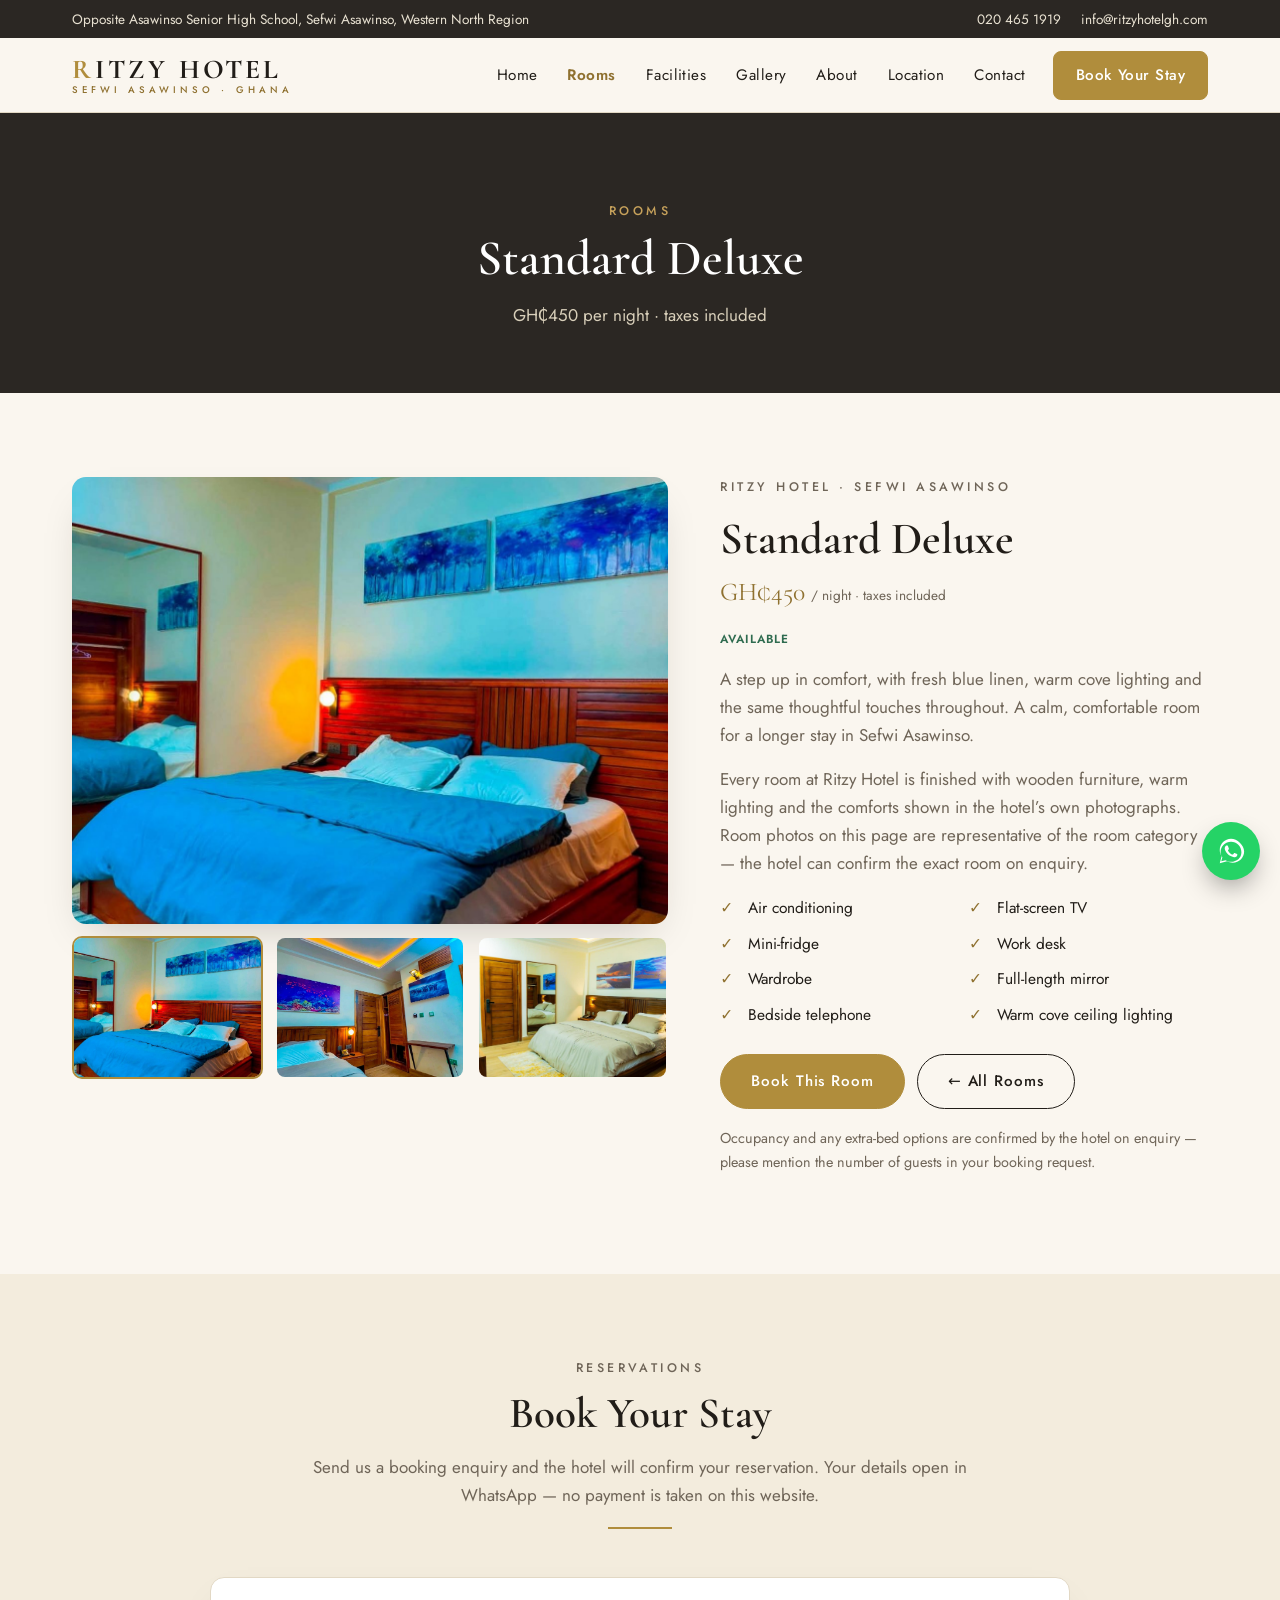
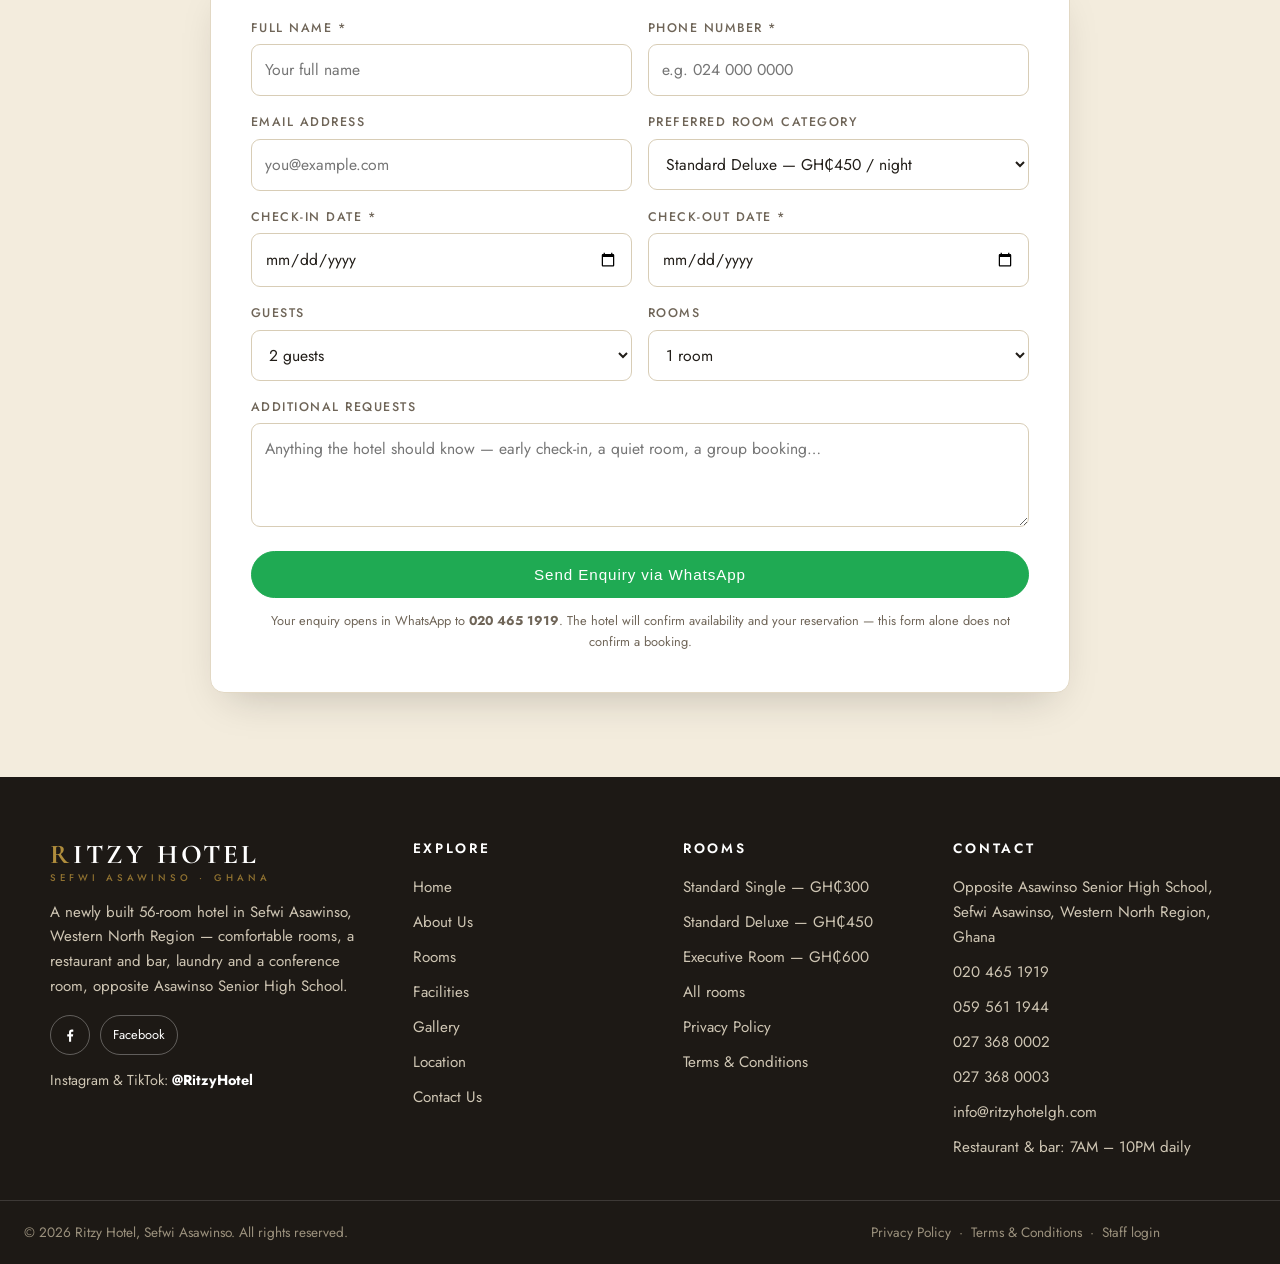
<file: room-standard-deluxe.html>
<!DOCTYPE html>
<html lang="en">
<head>
<meta charset="utf-8">
<meta name="viewport" content="width=device-width, initial-scale=1">
<title>Standard Deluxe — GH₵450/night | Ritzy Hotel, Sefwi Asawinso</title>
<meta name="description" content="Standard Deluxe room at Ritzy Hotel, Sefwi Asawinso — GH₵450 per night, taxes included. Air conditioning, flat-screen TV, mini-fridge, desk, wardrobe and mirror.">
<link rel="canonical" href="https://www.ritzyhotelgh.com/room-standard-deluxe.html">
<meta property="og:type" content="website">
<meta property="og:title" content="Standard Deluxe — GH₵450/night | Ritzy Hotel, Sefwi Asawinso">
<meta property="og:description" content="Standard Deluxe room at Ritzy Hotel, Sefwi Asawinso — GH₵450 per night, taxes included. Air conditioning, flat-screen TV, mini-fridge, desk, wardrobe and mirror.">
<meta property="og:url" content="https://www.ritzyhotelgh.com/room-standard-deluxe.html">
<meta property="og:image" content="https://www.ritzyhotelgh.com/assets/photos/exterior-twilight.jpg">
<meta property="og:site_name" content="Ritzy Hotel">
<meta name="theme-color" content="#2b2723">
<link rel="icon" type="image/svg+xml" href="assets/favicon.svg">
<link rel="preconnect" href="https://fonts.googleapis.com">
<link rel="preconnect" href="https://fonts.gstatic.com" crossorigin>
<link href="https://fonts.googleapis.com/css2?family=Cormorant+Garamond:ital,wght@0,500;0,600;0,700;1,500&family=Jost:wght@400;500;600&display=swap" rel="stylesheet">
<link rel="stylesheet" href="assets/css/style.css">
</head>
<body>
<div class="topbar"><div class="wrap">
      <span>Opposite Asawinso Senior High School, Sefwi Asawinso, Western North Region</span>
      <span class="tb-right"><span><a href="tel:0204651919">020 465 1919</a></span><span><a href="mailto:info@ritzyhotelgh.com">info@ritzyhotelgh.com</a></span></span>
    </div></div>
    <header class="site-header"><div class="wrap">
      <a class="wordmark" href="index.html"><span class="r-mark">R</span>ITZY <span style="letter-spacing:.1em">HOTEL</span><small>SEFWI ASAWINSO &middot; GHANA</small></a>
      <button class="nav-toggle" aria-label="Open menu" aria-expanded="false"><span></span><span></span><span></span></button>
      <nav class="main-nav" aria-label="Main navigation"><a href="index.html">Home</a><a href="rooms.html" class="active">Rooms</a><a href="facilities.html">Facilities</a><a href="gallery.html">Gallery</a><a href="about.html">About</a><a href="location.html">Location</a><a href="contact.html">Contact</a><a class="btn" href="contact.html#book">Book Your Stay</a></nav>
    </div></header>
<main>
<section class="page-hero"><div class="wrap"><p class="eyebrow">Rooms</p><h1>Standard Deluxe</h1><p><span data-price-for="standard-deluxe">GH&cent;450</span> per night &middot; taxes included</p></div></section>
  <section class="section"><div class="wrap room-detail">
    <div class="reveal">
      <div class="img-frame"><img src="assets/photos/room-blue-bedding.jpg" alt="Standard Deluxe room at Ritzy Hotel — double bed with blue linen and warm cove lighting"></div>
      <div class="thumb-row"><img src="assets/photos/room-blue-bedding.jpg" data-full="assets/photos/room-blue-bedding.jpg" alt="Standard Deluxe room" loading="lazy" class="active"><img src="assets/photos/room-blue-2.jpg" data-full="assets/photos/room-blue-2.jpg" alt="Guest bedroom" loading="lazy"><img src="assets/photos/room-standard-1.jpg" data-full="assets/photos/room-standard-1.jpg" alt="Guest bedroom" loading="lazy"></div>
    </div>
    <div class="reveal">
      <p class="eyebrow">Ritzy Hotel &middot; Sefwi Asawinso</p>
      <h2 style="font-size:clamp(2rem,4vw,2.8rem);margin:8px 0 6px">Standard Deluxe</h2>
      <p class="price"><span data-price-for="standard-deluxe">GH&cent;450</span> <small>/ night &middot; taxes included</small></p>
      <p class="avail-badge" data-avail-for="standard-deluxe"></p>
      <p>A step up in comfort, with fresh blue linen, warm cove lighting and the same thoughtful touches throughout. A calm, comfortable room for a longer stay in Sefwi Asawinso.</p>
      <p>Every room at Ritzy Hotel is finished with wooden furniture, warm lighting and the comforts shown in the hotel&rsquo;s own photographs. Room photos on this page are representative of the room category — the hotel can confirm the exact room on enquiry.</p>
      <ul class="feat-list"><li>Air conditioning</li><li>Flat-screen TV</li><li>Mini-fridge</li><li>Work desk</li><li>Wardrobe</li><li>Full-length mirror</li><li>Bedside telephone</li><li>Warm cove ceiling lighting</li></ul>
      <div style="display:flex;gap:12px;flex-wrap:wrap">
        <a class="btn" href="#book" data-book-room="Standard Deluxe">Book This Room</a>
        <a class="btn ghost-dark" href="rooms.html">&larr; All Rooms</a>
      </div>
      <p style="margin-top:18px;font-size:.9rem">Occupancy and any extra-bed options are confirmed by the hotel on enquiry — please mention the number of guests in your booking request.</p>
    </div>
  </div></section>
  <section class="section booking" id="book"><div class="wrap">
      <div class="sec-head reveal"><p class="eyebrow">Reservations</p><h2>Book Your Stay</h2><p>Send us a booking enquiry and the hotel will confirm your reservation. Your details open in WhatsApp — no payment is taken on this website.</p><div class="gold-rule"></div></div>
      <form class="booking-form form-card reveal" novalidate>
        <div class="form-error" role="alert"></div>
        <div class="form-fields">
          <div class="form-grid">
            <div class="field"><label for="bf-name">Full name *</label><input id="bf-name" name="name" type="text" autocomplete="name" placeholder="Your full name" required></div>
            <div class="field"><label for="bf-phone">Phone number *</label><input id="bf-phone" name="phone" type="tel" autocomplete="tel" placeholder="e.g. 024 000 0000" required></div>
            <div class="field"><label for="bf-email">Email address</label><input id="bf-email" name="email" type="email" autocomplete="email" placeholder="you@example.com"></div>
            <div class="field"><label for="bf-room">Preferred room category</label><select id="bf-room" name="room"><option value="Standard Single" data-room="standard-single">Standard Single — GH₵300 / night</option><option value="Standard Deluxe" data-room="standard-deluxe" selected>Standard Deluxe — GH₵450 / night</option><option value="Executive Room" data-room="executive">Executive Room — GH₵600 / night</option></select></div>
            <div class="field"><label for="bf-in">Check-in date *</label><input id="bf-in" name="checkin" type="date" required></div>
            <div class="field"><label for="bf-out">Check-out date *</label><input id="bf-out" name="checkout" type="date" required></div>
            <div class="field"><label for="bf-guests">Guests</label><select id="bf-guests" name="guests"><option>1 guest</option><option selected>2 guests</option><option>3 guests</option><option>4 guests</option><option>5+ guests</option></select></div>
            <div class="field"><label for="bf-rooms">Rooms</label><select id="bf-rooms" name="rooms"><option selected>1 room</option><option>2 rooms</option><option>3 rooms</option><option>4 rooms</option><option>5+ rooms</option></select></div>
            <div class="field full"><label for="bf-req">Additional requests</label><textarea id="bf-req" name="requests" rows="3" placeholder="Anything the hotel should know — early check-in, a quiet room, a group booking…"></textarea></div>
            <div class="field full"><button class="btn whatsapp block" type="submit">Send Enquiry via WhatsApp</button>
            <p class="hint" style="text-align:center;margin-top:12px">Your enquiry opens in WhatsApp to <b>020 465 1919</b>. The hotel will confirm availability and your reservation — this form alone does not confirm a booking.</p></div>
          </div>
        </div>
        <div class="form-ok">
          <div class="tick">✓</div>
          <h3>Your enquiry has been prepared</h3>
          <p>WhatsApp should now be open with your booking details ready to send. The hotel will confirm availability and your reservation. If WhatsApp did not open, please call <a href="tel:0204651919">020 465 1919</a>.</p>
          <button class="btn ghost-dark" type="button" data-again>Send another enquiry</button>
        </div>
      </form>
    </div></section>
</main>
<footer class="site-footer"><div class="wrap foot-grid">
      <div>
        <a class="wordmark" href="index.html"><span class="r-mark">R</span>ITZY <span style="letter-spacing:.1em">HOTEL</span><small>SEFWI ASAWINSO &middot; GHANA</small></a>
        <p style="margin-top:16px">A newly built 56-room hotel in Sefwi Asawinso, Western North Region — comfortable rooms, a restaurant and bar, laundry and a conference room, opposite Asawinso Senior High School.</p>
        <div class="socials">
          <a href="https://web.facebook.com/p/RITZY-HOTEL-61594269758020/" target="_blank" rel="noopener" aria-label="Ritzy Hotel on Facebook"><svg viewBox="0 0 24 24" width="18" height="18" fill="currentColor"><path d="M13.5 21v-7h2.4l.4-3h-2.8V9.1c0-.9.3-1.5 1.6-1.5h1.3V4.9c-.3 0-1.1-.1-2.1-.1-2.1 0-3.6 1.3-3.6 3.7V11H8.3v3h2.4v7h2.8z"/></svg></a>
          <a href="https://web.facebook.com/p/RITZY-HOTEL-61594269758020/" target="_blank" rel="noopener" aria-label="Ritzy Hotel on Facebook (page)" style="font-family:var(--sans);font-size:.8rem;width:auto;padding:0 12px;border-radius:999px">Facebook</a>
        </div>
        <p style="margin-top:14px;font-size:.9rem">Instagram &amp; TikTok: <b style="color:#fff">@RitzyHotel</b></p>
      </div>
      <div>
        <h4>Explore</h4>
        <ul>
          <li><a href="index.html">Home</a></li>
          <li><a href="about.html">About Us</a></li>
          <li><a href="rooms.html">Rooms</a></li>
          <li><a href="facilities.html">Facilities</a></li>
          <li><a href="gallery.html">Gallery</a></li>
          <li><a href="location.html">Location</a></li>
          <li><a href="contact.html">Contact Us</a></li>
        </ul>
      </div>
      <div>
        <h4>Rooms</h4>
        <ul>
          <li><a href="room-standard-single.html">Standard Single — <span data-price-for="standard-single">GH&cent;300</span></a></li>
          <li><a href="room-standard-deluxe.html">Standard Deluxe — <span data-price-for="standard-deluxe">GH&cent;450</span></a></li>
          <li><a href="room-executive.html">Executive Room — <span data-price-for="executive">GH&cent;600</span></a></li>
          <li><a href="rooms.html">All rooms</a></li>
          <li><a href="privacy.html">Privacy Policy</a></li>
          <li><a href="terms.html">Terms &amp; Conditions</a></li>
        </ul>
      </div>
      <div>
        <h4>Contact</h4>
        <ul>
          <li>Opposite Asawinso Senior High School, Sefwi Asawinso, Western North Region, Ghana</li>
          <li><a href="tel:0204651919">020 465 1919</a></li>
          <li><a href="tel:0595611944">059 561 1944</a></li>
          <li><a href="tel:0273680002">027 368 0002</a></li>
          <li><a href="tel:0273680003">027 368 0003</a></li>
          <li><a href="mailto:info@ritzyhotelgh.com">info@ritzyhotelgh.com</a></li>
          <li>Restaurant &amp; bar: 7AM – 10PM daily</li>
        </ul>
      </div>
    </div>
    <div class="foot-bottom"><div class="wrap">
      <span>&copy; <span id="year">2026</span> Ritzy Hotel, Sefwi Asawinso. All rights reserved.</span>
      <span><a href="privacy.html">Privacy Policy</a> &nbsp;&middot;&nbsp; <a href="terms.html">Terms &amp; Conditions</a> &nbsp;&middot;&nbsp; <a href="admin.html">Staff login</a></span>
    </div></div></footer>
    <a class="wa-float" href="#" data-wa aria-label="Chat with Ritzy Hotel on WhatsApp"><svg viewBox="0 0 32 32" fill="currentColor"><path d="M16 3C9.4 3 4 8.4 4 15c0 2.4.7 4.6 2 6.5L4 29l7.7-2c1.8 1 3.9 1.5 6 1.5h.3c6.6 0 12-5.4 12-12S22.6 3 16 3zm0 24.5c-1.9 0-3.8-.5-5.4-1.5l-.4-.2-4.6 1.2 1.2-4.4-.3-.4C5.4 20.7 4.9 19 4.9 17.3 4.9 11.2 9.9 6.2 16 6.2S27.1 11.2 27.1 17.3 22.1 27.5 16 27.5zm6.3-8.2c-.3-.2-2-1-2.3-1.1-.3-.1-.5-.2-.8.2-.2.3-.9 1.1-1.1 1.3-.2.2-.4.2-.7.1-.3-.2-1.4-.5-2.7-1.7-1-.9-1.7-2-1.9-2.3-.2-.3 0-.5.1-.7l.5-.6c.2-.2.2-.4.3-.6.1-.2 0-.4 0-.6-.1-.2-.8-1.8-1-2.5-.3-.6-.5-.6-.8-.6h-.6c-.2 0-.6.1-.9.4-.3.3-1.1 1.1-1.1 2.7s1.2 3.1 1.3 3.4c.2.2 2.3 3.6 5.7 5 3.4 1.4 3.4 1 4 .9.6-.1 2-0.8 2.2-1.6.3-.8.3-1.4.2-1.6-.1-.1-.3-.2-.7-.4z"/></svg></a>
    <script src="assets/js/ritzy-store.js"></script>
    <script src="assets/js/site.js"></script>
</body></html>
</file>
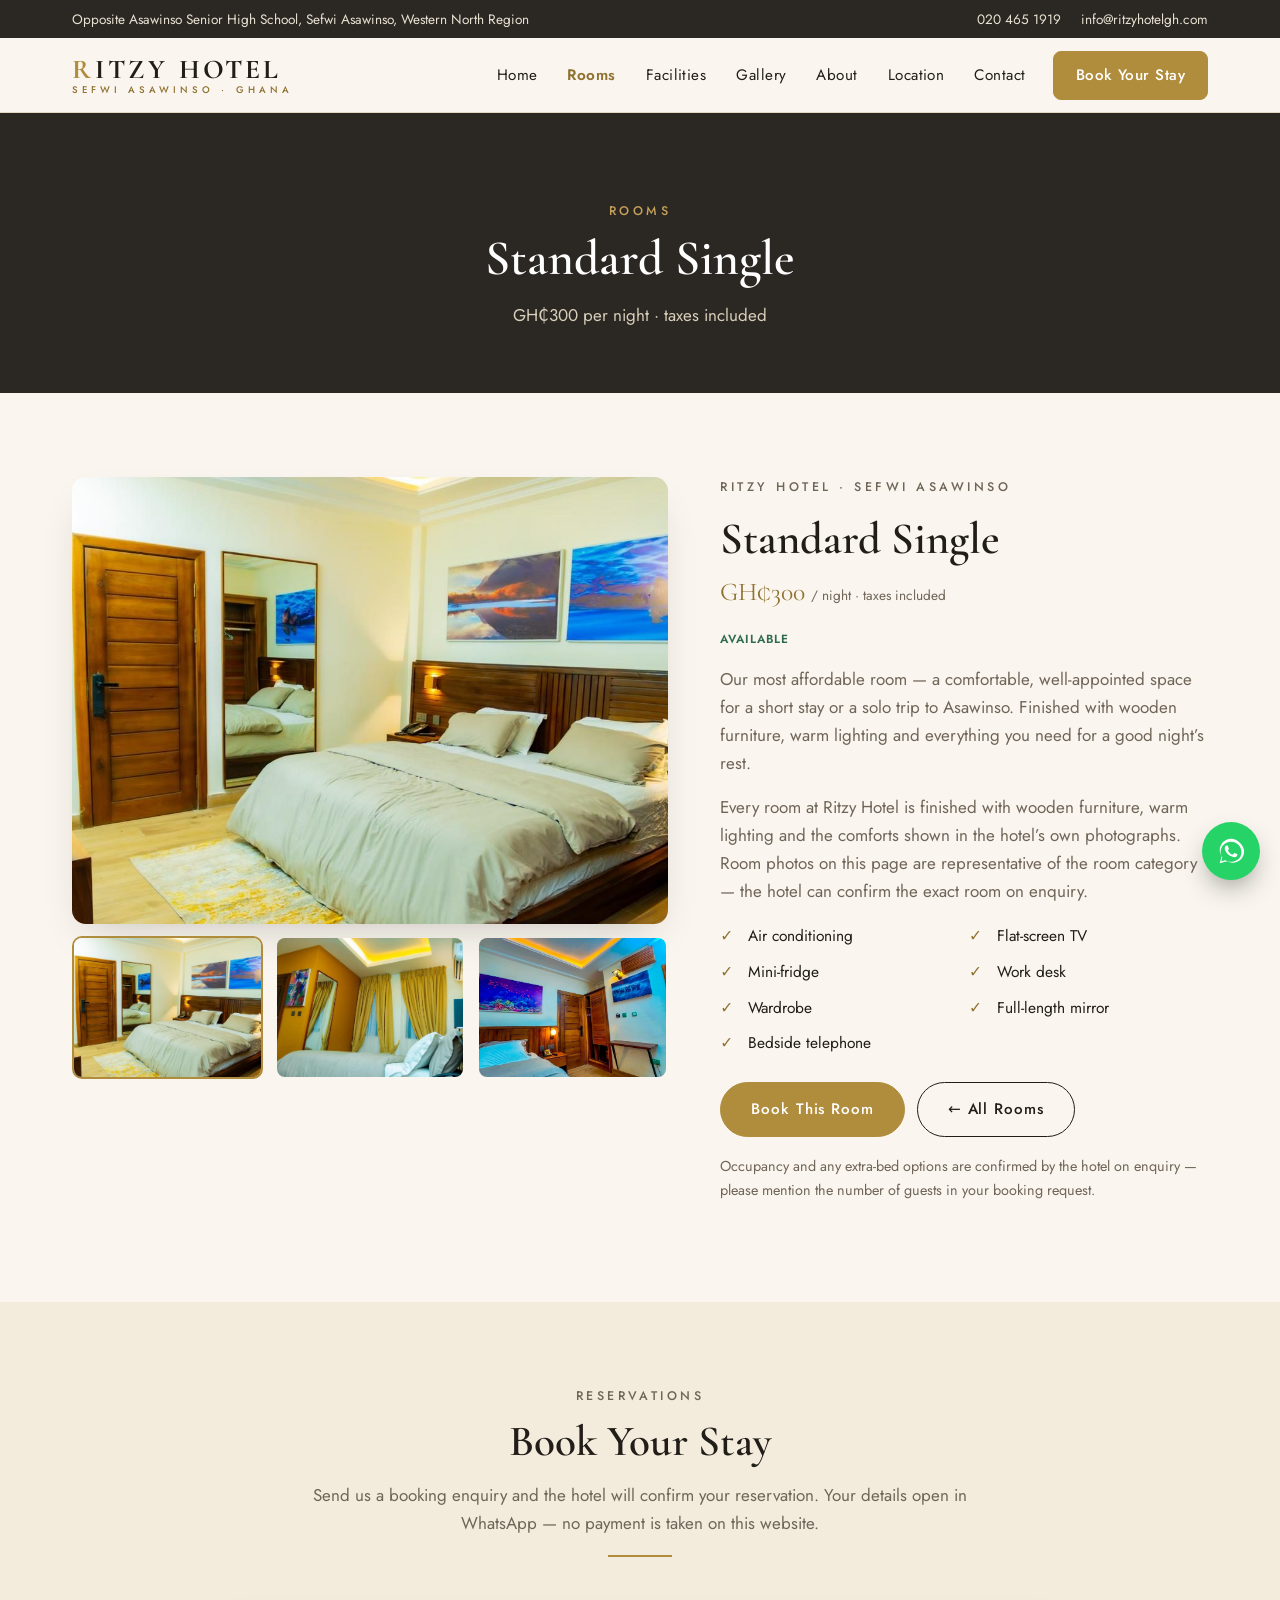
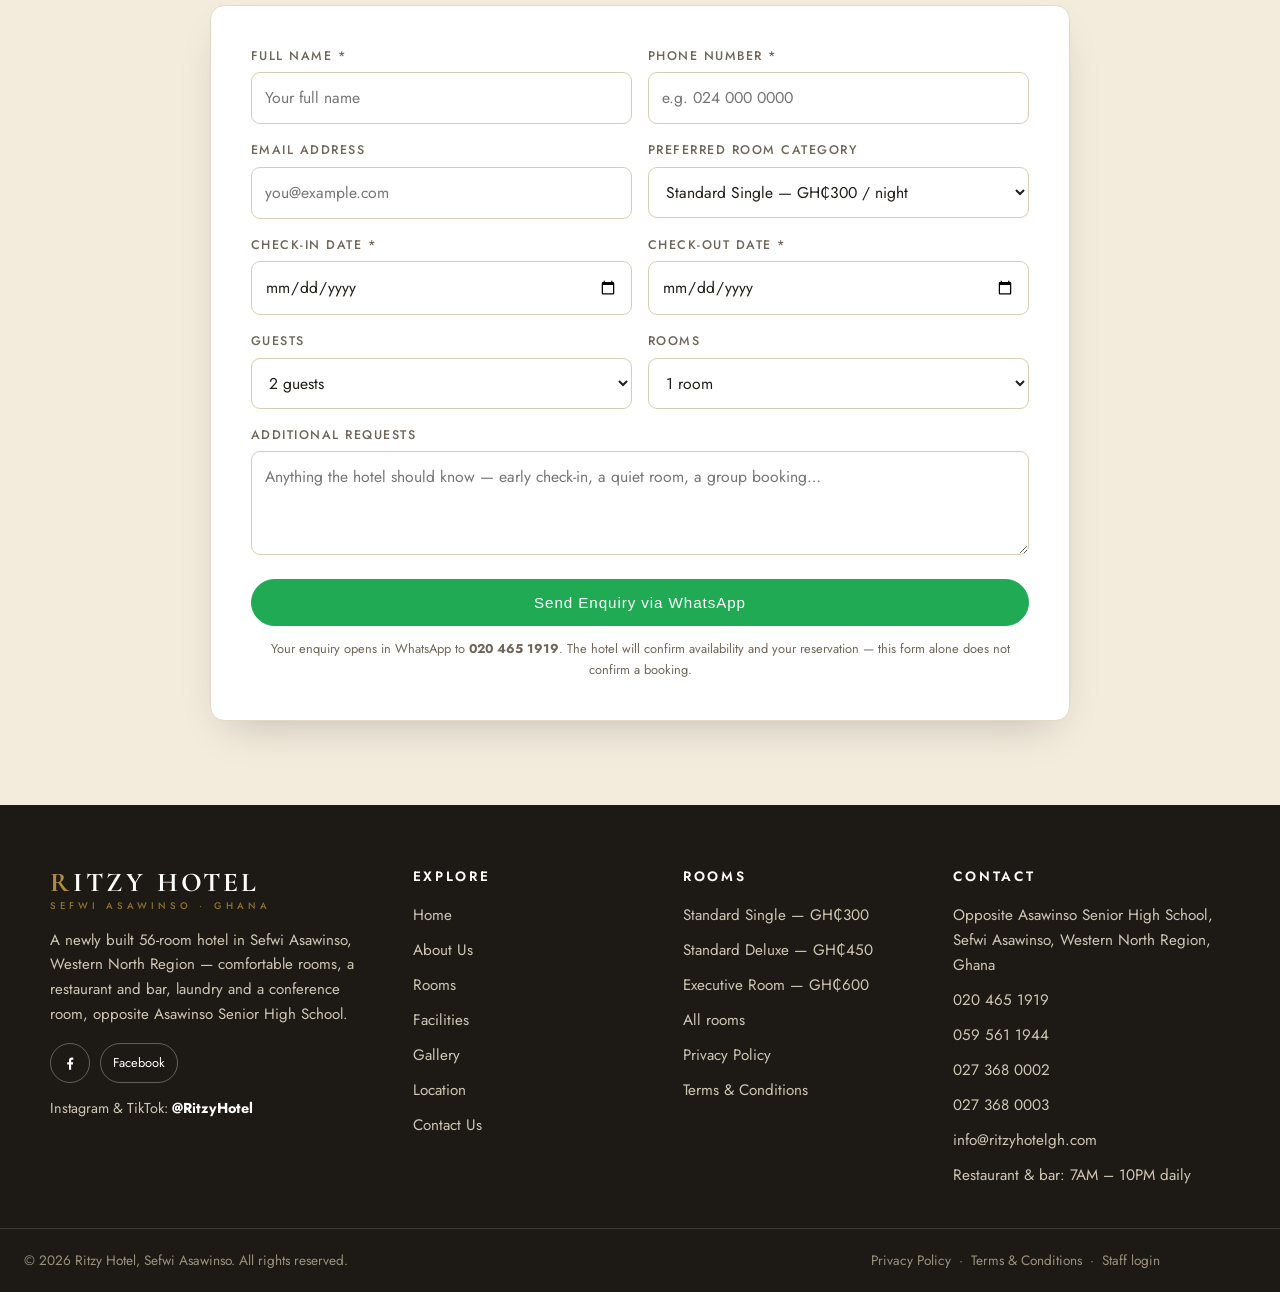
<file: room-standard-single.html>
<!DOCTYPE html>
<html lang="en">
<head>
<meta charset="utf-8">
<meta name="viewport" content="width=device-width, initial-scale=1">
<title>Standard Single — GH₵300/night | Ritzy Hotel, Sefwi Asawinso</title>
<meta name="description" content="Standard Single room at Ritzy Hotel, Sefwi Asawinso — GH₵300 per night, taxes included. Air conditioning, flat-screen TV, mini-fridge, desk, wardrobe and mirror.">
<link rel="canonical" href="https://www.ritzyhotelgh.com/room-standard-single.html">
<meta property="og:type" content="website">
<meta property="og:title" content="Standard Single — GH₵300/night | Ritzy Hotel, Sefwi Asawinso">
<meta property="og:description" content="Standard Single room at Ritzy Hotel, Sefwi Asawinso — GH₵300 per night, taxes included. Air conditioning, flat-screen TV, mini-fridge, desk, wardrobe and mirror.">
<meta property="og:url" content="https://www.ritzyhotelgh.com/room-standard-single.html">
<meta property="og:image" content="https://www.ritzyhotelgh.com/assets/photos/exterior-twilight.jpg">
<meta property="og:site_name" content="Ritzy Hotel">
<meta name="theme-color" content="#2b2723">
<link rel="icon" type="image/svg+xml" href="assets/favicon.svg">
<link rel="preconnect" href="https://fonts.googleapis.com">
<link rel="preconnect" href="https://fonts.gstatic.com" crossorigin>
<link href="https://fonts.googleapis.com/css2?family=Cormorant+Garamond:ital,wght@0,500;0,600;0,700;1,500&family=Jost:wght@400;500;600&display=swap" rel="stylesheet">
<link rel="stylesheet" href="assets/css/style.css">
</head>
<body>
<div class="topbar"><div class="wrap">
      <span>Opposite Asawinso Senior High School, Sefwi Asawinso, Western North Region</span>
      <span class="tb-right"><span><a href="tel:0204651919">020 465 1919</a></span><span><a href="mailto:info@ritzyhotelgh.com">info@ritzyhotelgh.com</a></span></span>
    </div></div>
    <header class="site-header"><div class="wrap">
      <a class="wordmark" href="index.html"><span class="r-mark">R</span>ITZY <span style="letter-spacing:.1em">HOTEL</span><small>SEFWI ASAWINSO &middot; GHANA</small></a>
      <button class="nav-toggle" aria-label="Open menu" aria-expanded="false"><span></span><span></span><span></span></button>
      <nav class="main-nav" aria-label="Main navigation"><a href="index.html">Home</a><a href="rooms.html" class="active">Rooms</a><a href="facilities.html">Facilities</a><a href="gallery.html">Gallery</a><a href="about.html">About</a><a href="location.html">Location</a><a href="contact.html">Contact</a><a class="btn" href="contact.html#book">Book Your Stay</a></nav>
    </div></header>
<main>
<section class="page-hero"><div class="wrap"><p class="eyebrow">Rooms</p><h1>Standard Single</h1><p><span data-price-for="standard-single">GH&cent;300</span> per night &middot; taxes included</p></div></section>
  <section class="section"><div class="wrap room-detail">
    <div class="reveal">
      <div class="img-frame"><img src="assets/photos/room-standard-1.jpg" alt="Standard Single room at Ritzy Hotel — double bed, wooden headboard and mirror"></div>
      <div class="thumb-row"><img src="assets/photos/room-standard-1.jpg" data-full="assets/photos/room-standard-1.jpg" alt="Standard Single room" loading="lazy" class="active"><img src="assets/photos/room-gold-curtains.jpg" data-full="assets/photos/room-gold-curtains.jpg" alt="Guest bedroom" loading="lazy"><img src="assets/photos/room-blue-2.jpg" data-full="assets/photos/room-blue-2.jpg" alt="Guest bedroom" loading="lazy"></div>
    </div>
    <div class="reveal">
      <p class="eyebrow">Ritzy Hotel &middot; Sefwi Asawinso</p>
      <h2 style="font-size:clamp(2rem,4vw,2.8rem);margin:8px 0 6px">Standard Single</h2>
      <p class="price"><span data-price-for="standard-single">GH&cent;300</span> <small>/ night &middot; taxes included</small></p>
      <p class="avail-badge" data-avail-for="standard-single"></p>
      <p>Our most affordable room — a comfortable, well-appointed space for a short stay or a solo trip to Asawinso. Finished with wooden furniture, warm lighting and everything you need for a good night&rsquo;s rest.</p>
      <p>Every room at Ritzy Hotel is finished with wooden furniture, warm lighting and the comforts shown in the hotel&rsquo;s own photographs. Room photos on this page are representative of the room category — the hotel can confirm the exact room on enquiry.</p>
      <ul class="feat-list"><li>Air conditioning</li><li>Flat-screen TV</li><li>Mini-fridge</li><li>Work desk</li><li>Wardrobe</li><li>Full-length mirror</li><li>Bedside telephone</li></ul>
      <div style="display:flex;gap:12px;flex-wrap:wrap">
        <a class="btn" href="#book" data-book-room="Standard Single">Book This Room</a>
        <a class="btn ghost-dark" href="rooms.html">&larr; All Rooms</a>
      </div>
      <p style="margin-top:18px;font-size:.9rem">Occupancy and any extra-bed options are confirmed by the hotel on enquiry — please mention the number of guests in your booking request.</p>
    </div>
  </div></section>
  <section class="section booking" id="book"><div class="wrap">
      <div class="sec-head reveal"><p class="eyebrow">Reservations</p><h2>Book Your Stay</h2><p>Send us a booking enquiry and the hotel will confirm your reservation. Your details open in WhatsApp — no payment is taken on this website.</p><div class="gold-rule"></div></div>
      <form class="booking-form form-card reveal" novalidate>
        <div class="form-error" role="alert"></div>
        <div class="form-fields">
          <div class="form-grid">
            <div class="field"><label for="bf-name">Full name *</label><input id="bf-name" name="name" type="text" autocomplete="name" placeholder="Your full name" required></div>
            <div class="field"><label for="bf-phone">Phone number *</label><input id="bf-phone" name="phone" type="tel" autocomplete="tel" placeholder="e.g. 024 000 0000" required></div>
            <div class="field"><label for="bf-email">Email address</label><input id="bf-email" name="email" type="email" autocomplete="email" placeholder="you@example.com"></div>
            <div class="field"><label for="bf-room">Preferred room category</label><select id="bf-room" name="room"><option value="Standard Single" data-room="standard-single" selected>Standard Single — GH₵300 / night</option><option value="Standard Deluxe" data-room="standard-deluxe">Standard Deluxe — GH₵450 / night</option><option value="Executive Room" data-room="executive">Executive Room — GH₵600 / night</option></select></div>
            <div class="field"><label for="bf-in">Check-in date *</label><input id="bf-in" name="checkin" type="date" required></div>
            <div class="field"><label for="bf-out">Check-out date *</label><input id="bf-out" name="checkout" type="date" required></div>
            <div class="field"><label for="bf-guests">Guests</label><select id="bf-guests" name="guests"><option>1 guest</option><option selected>2 guests</option><option>3 guests</option><option>4 guests</option><option>5+ guests</option></select></div>
            <div class="field"><label for="bf-rooms">Rooms</label><select id="bf-rooms" name="rooms"><option selected>1 room</option><option>2 rooms</option><option>3 rooms</option><option>4 rooms</option><option>5+ rooms</option></select></div>
            <div class="field full"><label for="bf-req">Additional requests</label><textarea id="bf-req" name="requests" rows="3" placeholder="Anything the hotel should know — early check-in, a quiet room, a group booking…"></textarea></div>
            <div class="field full"><button class="btn whatsapp block" type="submit">Send Enquiry via WhatsApp</button>
            <p class="hint" style="text-align:center;margin-top:12px">Your enquiry opens in WhatsApp to <b>020 465 1919</b>. The hotel will confirm availability and your reservation — this form alone does not confirm a booking.</p></div>
          </div>
        </div>
        <div class="form-ok">
          <div class="tick">✓</div>
          <h3>Your enquiry has been prepared</h3>
          <p>WhatsApp should now be open with your booking details ready to send. The hotel will confirm availability and your reservation. If WhatsApp did not open, please call <a href="tel:0204651919">020 465 1919</a>.</p>
          <button class="btn ghost-dark" type="button" data-again>Send another enquiry</button>
        </div>
      </form>
    </div></section>
</main>
<footer class="site-footer"><div class="wrap foot-grid">
      <div>
        <a class="wordmark" href="index.html"><span class="r-mark">R</span>ITZY <span style="letter-spacing:.1em">HOTEL</span><small>SEFWI ASAWINSO &middot; GHANA</small></a>
        <p style="margin-top:16px">A newly built 56-room hotel in Sefwi Asawinso, Western North Region — comfortable rooms, a restaurant and bar, laundry and a conference room, opposite Asawinso Senior High School.</p>
        <div class="socials">
          <a href="https://web.facebook.com/p/RITZY-HOTEL-61594269758020/" target="_blank" rel="noopener" aria-label="Ritzy Hotel on Facebook"><svg viewBox="0 0 24 24" width="18" height="18" fill="currentColor"><path d="M13.5 21v-7h2.4l.4-3h-2.8V9.1c0-.9.3-1.5 1.6-1.5h1.3V4.9c-.3 0-1.1-.1-2.1-.1-2.1 0-3.6 1.3-3.6 3.7V11H8.3v3h2.4v7h2.8z"/></svg></a>
          <a href="https://web.facebook.com/p/RITZY-HOTEL-61594269758020/" target="_blank" rel="noopener" aria-label="Ritzy Hotel on Facebook (page)" style="font-family:var(--sans);font-size:.8rem;width:auto;padding:0 12px;border-radius:999px">Facebook</a>
        </div>
        <p style="margin-top:14px;font-size:.9rem">Instagram &amp; TikTok: <b style="color:#fff">@RitzyHotel</b></p>
      </div>
      <div>
        <h4>Explore</h4>
        <ul>
          <li><a href="index.html">Home</a></li>
          <li><a href="about.html">About Us</a></li>
          <li><a href="rooms.html">Rooms</a></li>
          <li><a href="facilities.html">Facilities</a></li>
          <li><a href="gallery.html">Gallery</a></li>
          <li><a href="location.html">Location</a></li>
          <li><a href="contact.html">Contact Us</a></li>
        </ul>
      </div>
      <div>
        <h4>Rooms</h4>
        <ul>
          <li><a href="room-standard-single.html">Standard Single — <span data-price-for="standard-single">GH&cent;300</span></a></li>
          <li><a href="room-standard-deluxe.html">Standard Deluxe — <span data-price-for="standard-deluxe">GH&cent;450</span></a></li>
          <li><a href="room-executive.html">Executive Room — <span data-price-for="executive">GH&cent;600</span></a></li>
          <li><a href="rooms.html">All rooms</a></li>
          <li><a href="privacy.html">Privacy Policy</a></li>
          <li><a href="terms.html">Terms &amp; Conditions</a></li>
        </ul>
      </div>
      <div>
        <h4>Contact</h4>
        <ul>
          <li>Opposite Asawinso Senior High School, Sefwi Asawinso, Western North Region, Ghana</li>
          <li><a href="tel:0204651919">020 465 1919</a></li>
          <li><a href="tel:0595611944">059 561 1944</a></li>
          <li><a href="tel:0273680002">027 368 0002</a></li>
          <li><a href="tel:0273680003">027 368 0003</a></li>
          <li><a href="mailto:info@ritzyhotelgh.com">info@ritzyhotelgh.com</a></li>
          <li>Restaurant &amp; bar: 7AM – 10PM daily</li>
        </ul>
      </div>
    </div>
    <div class="foot-bottom"><div class="wrap">
      <span>&copy; <span id="year">2026</span> Ritzy Hotel, Sefwi Asawinso. All rights reserved.</span>
      <span><a href="privacy.html">Privacy Policy</a> &nbsp;&middot;&nbsp; <a href="terms.html">Terms &amp; Conditions</a> &nbsp;&middot;&nbsp; <a href="admin.html">Staff login</a></span>
    </div></div></footer>
    <a class="wa-float" href="#" data-wa aria-label="Chat with Ritzy Hotel on WhatsApp"><svg viewBox="0 0 32 32" fill="currentColor"><path d="M16 3C9.4 3 4 8.4 4 15c0 2.4.7 4.6 2 6.5L4 29l7.7-2c1.8 1 3.9 1.5 6 1.5h.3c6.6 0 12-5.4 12-12S22.6 3 16 3zm0 24.5c-1.9 0-3.8-.5-5.4-1.5l-.4-.2-4.6 1.2 1.2-4.4-.3-.4C5.4 20.7 4.9 19 4.9 17.3 4.9 11.2 9.9 6.2 16 6.2S27.1 11.2 27.1 17.3 22.1 27.5 16 27.5zm6.3-8.2c-.3-.2-2-1-2.3-1.1-.3-.1-.5-.2-.8.2-.2.3-.9 1.1-1.1 1.3-.2.2-.4.2-.7.1-.3-.2-1.4-.5-2.7-1.7-1-.9-1.7-2-1.9-2.3-.2-.3 0-.5.1-.7l.5-.6c.2-.2.2-.4.3-.6.1-.2 0-.4 0-.6-.1-.2-.8-1.8-1-2.5-.3-.6-.5-.6-.8-.6h-.6c-.2 0-.6.1-.9.4-.3.3-1.1 1.1-1.1 2.7s1.2 3.1 1.3 3.4c.2.2 2.3 3.6 5.7 5 3.4 1.4 3.4 1 4 .9.6-.1 2-0.8 2.2-1.6.3-.8.3-1.4.2-1.6-.1-.1-.3-.2-.7-.4z"/></svg></a>
    <script src="assets/js/ritzy-store.js"></script>
    <script src="assets/js/site.js"></script>
</body></html>
</file>
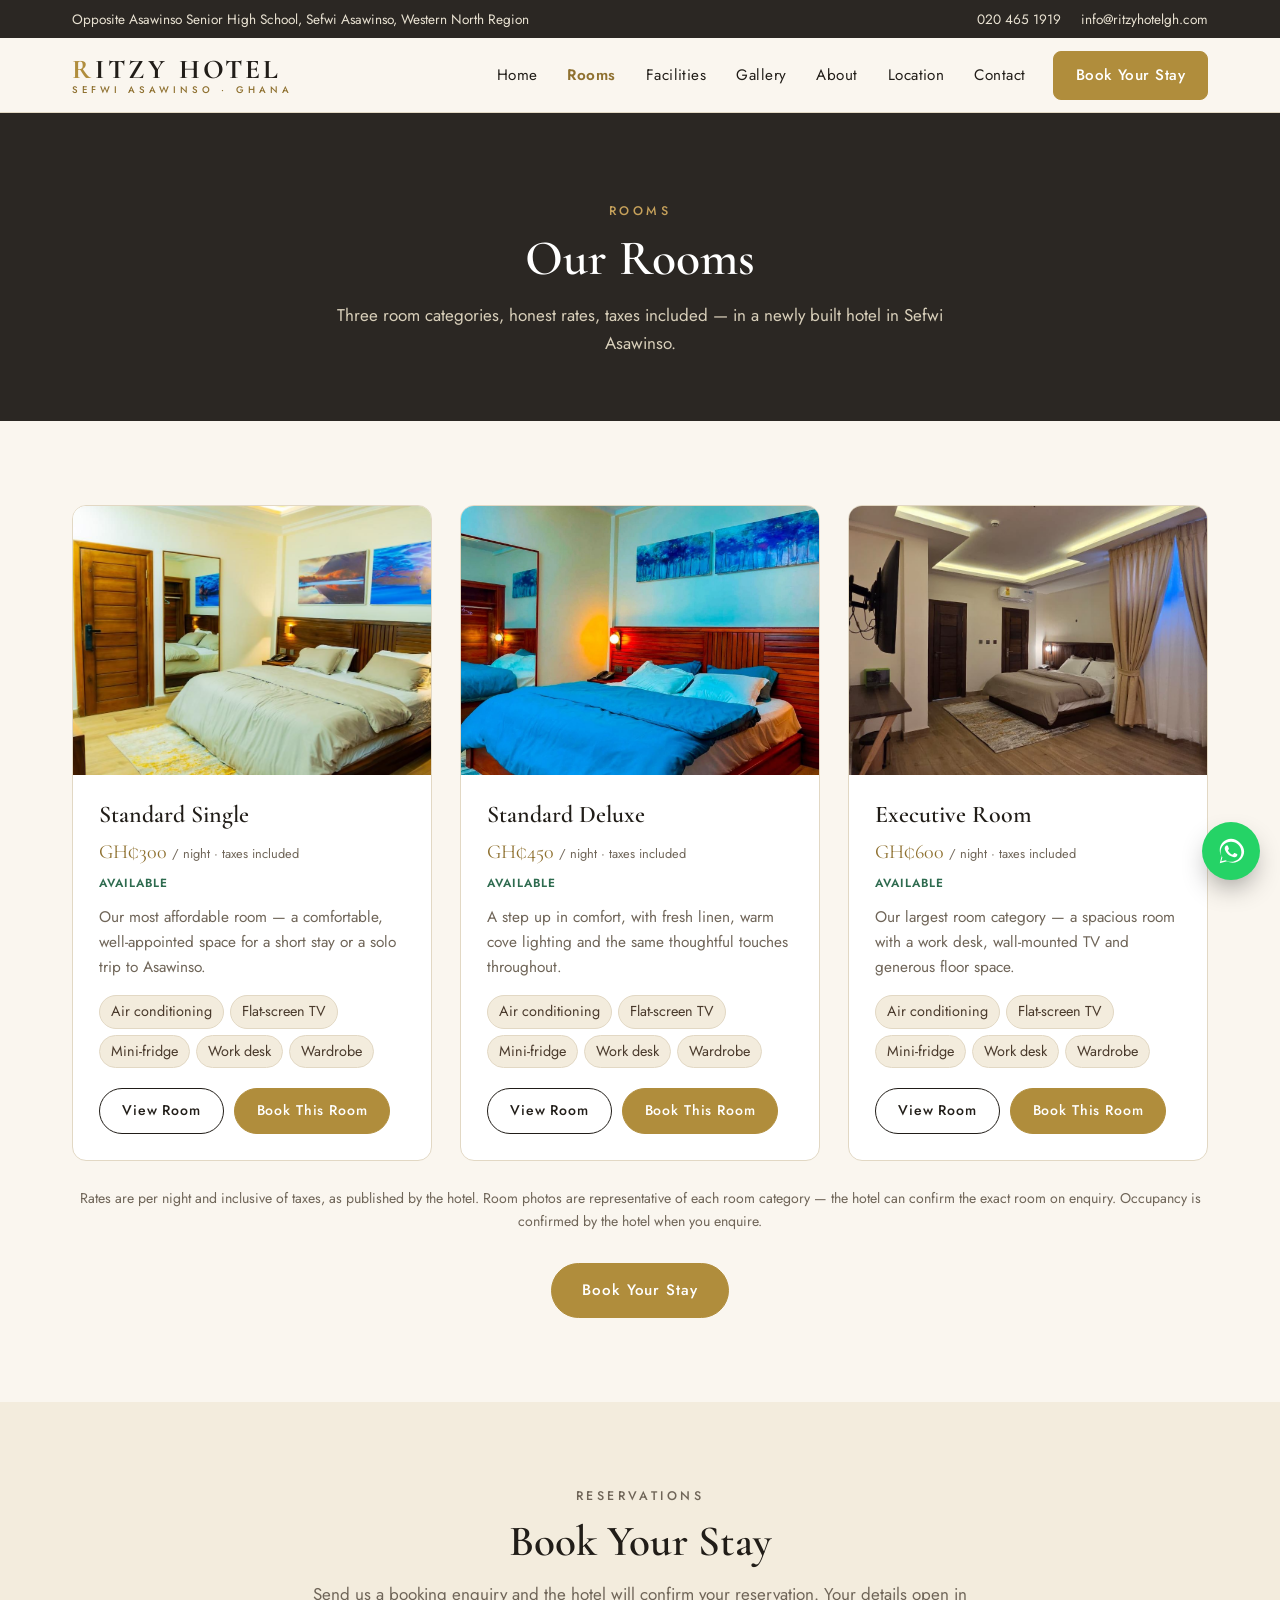
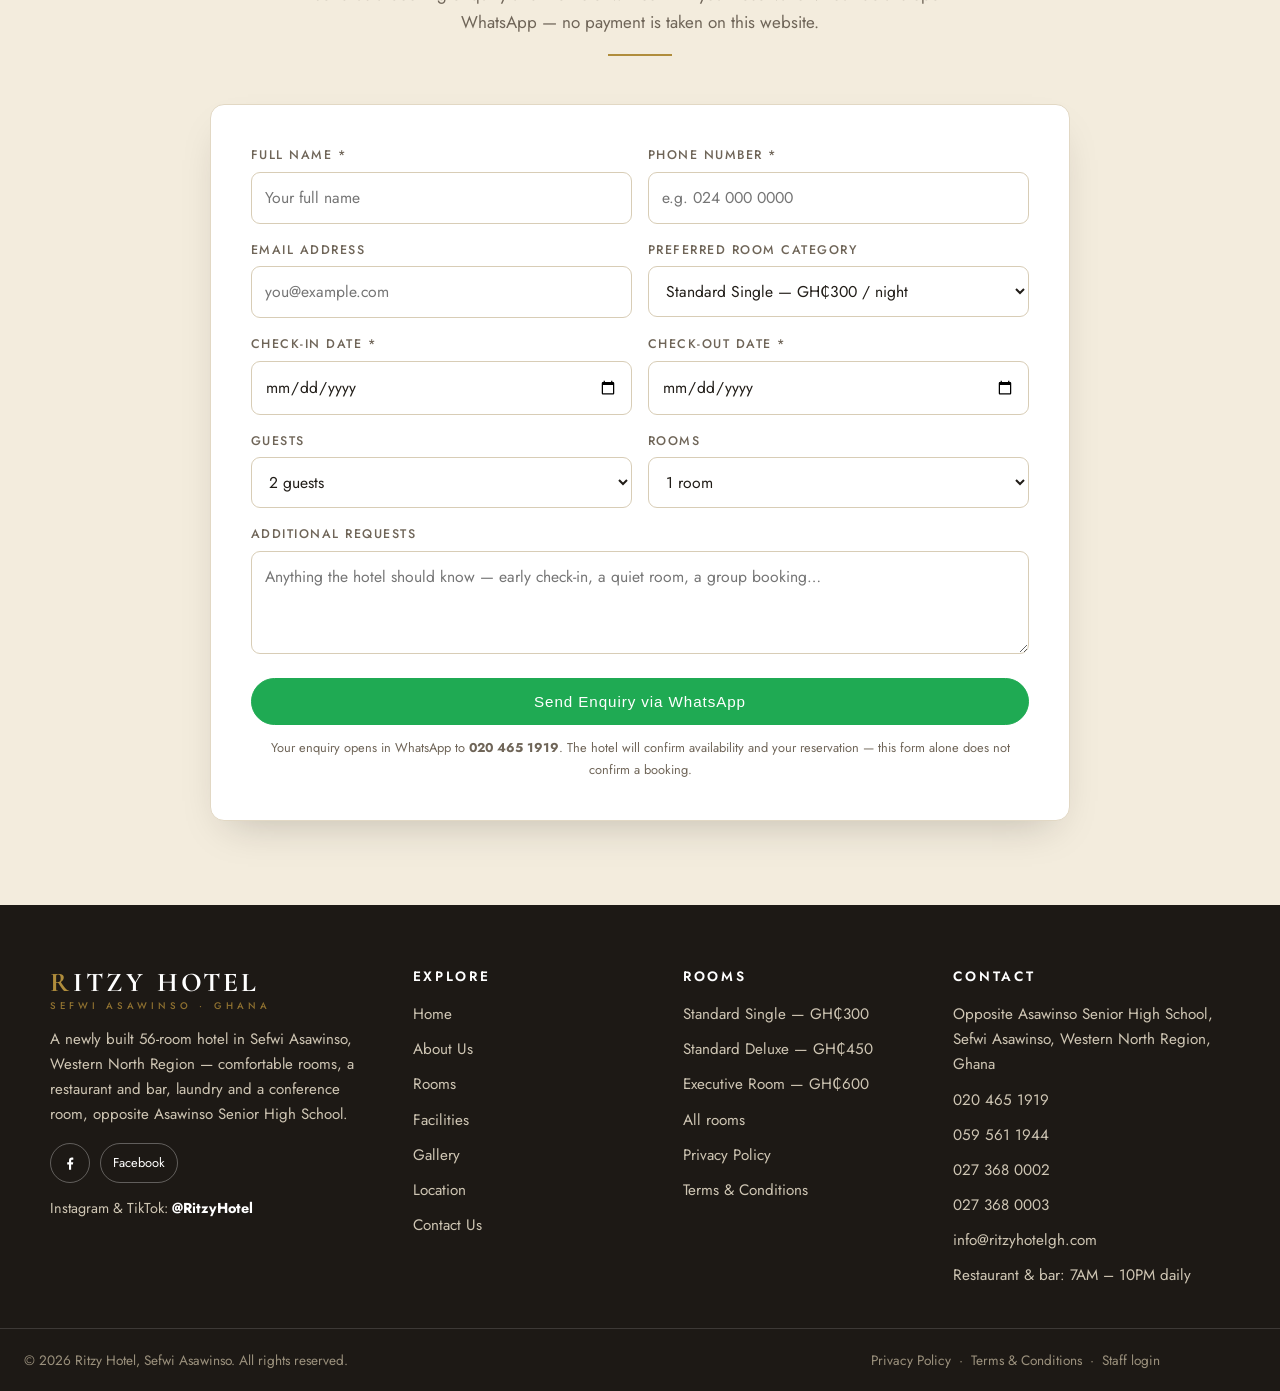
<file: rooms.html>
<!DOCTYPE html>
<html lang="en">
<head>
<meta charset="utf-8">
<meta name="viewport" content="width=device-width, initial-scale=1">
<title>Rooms & Rates — Ritzy Hotel, Sefwi Asawinso | GH₵300 – GH₵600</title>
<meta name="description" content="Rooms at Ritzy Hotel, Sefwi Asawinso: Standard Single GH₵300, Standard Deluxe GH₵450 and Executive Room GH₵600 per night, taxes included. Book direct.">
<link rel="canonical" href="https://www.ritzyhotelgh.com/rooms.html">
<meta property="og:type" content="website">
<meta property="og:title" content="Rooms & Rates — Ritzy Hotel, Sefwi Asawinso | GH₵300 – GH₵600">
<meta property="og:description" content="Rooms at Ritzy Hotel, Sefwi Asawinso: Standard Single GH₵300, Standard Deluxe GH₵450 and Executive Room GH₵600 per night, taxes included. Book direct.">
<meta property="og:url" content="https://www.ritzyhotelgh.com/rooms.html">
<meta property="og:image" content="https://www.ritzyhotelgh.com/assets/photos/exterior-twilight.jpg">
<meta property="og:site_name" content="Ritzy Hotel">
<meta name="theme-color" content="#2b2723">
<link rel="icon" type="image/svg+xml" href="assets/favicon.svg">
<link rel="preconnect" href="https://fonts.googleapis.com">
<link rel="preconnect" href="https://fonts.gstatic.com" crossorigin>
<link href="https://fonts.googleapis.com/css2?family=Cormorant+Garamond:ital,wght@0,500;0,600;0,700;1,500&family=Jost:wght@400;500;600&display=swap" rel="stylesheet">
<link rel="stylesheet" href="assets/css/style.css">
</head>
<body>
<div class="topbar"><div class="wrap">
      <span>Opposite Asawinso Senior High School, Sefwi Asawinso, Western North Region</span>
      <span class="tb-right"><span><a href="tel:0204651919">020 465 1919</a></span><span><a href="mailto:info@ritzyhotelgh.com">info@ritzyhotelgh.com</a></span></span>
    </div></div>
    <header class="site-header"><div class="wrap">
      <a class="wordmark" href="index.html"><span class="r-mark">R</span>ITZY <span style="letter-spacing:.1em">HOTEL</span><small>SEFWI ASAWINSO &middot; GHANA</small></a>
      <button class="nav-toggle" aria-label="Open menu" aria-expanded="false"><span></span><span></span><span></span></button>
      <nav class="main-nav" aria-label="Main navigation"><a href="index.html">Home</a><a href="rooms.html" class="active">Rooms</a><a href="facilities.html">Facilities</a><a href="gallery.html">Gallery</a><a href="about.html">About</a><a href="location.html">Location</a><a href="contact.html">Contact</a><a class="btn" href="contact.html#book">Book Your Stay</a></nav>
    </div></header>
<main>
<section class="page-hero"><div class="wrap"><p class="eyebrow">Rooms</p><h1>Our Rooms</h1><p>Three room categories, honest rates, taxes included — in a newly built hotel in Sefwi Asawinso.</p></div></section>
  <section class="section"><div class="wrap">
    <div class="rooms-grid">
      <article class="room-card reveal">
      <div class="img-wrap"><img src="assets/photos/room-standard-1.jpg" alt="Standard Single room at Ritzy Hotel — double bed, wooden headboard and mirror" loading="lazy"></div>
      <div class="card-body">
        <h3>Standard Single</h3>
        <p class="price"><span data-price-for="standard-single">GH&cent;300</span> <small>/ night &middot; taxes included</small></p>
        <p class="avail-badge" data-avail-for="standard-single"></p>
        <p class="desc">Our most affordable room — a comfortable, well-appointed space for a short stay or a solo trip to Asawinso.</p>
        <div class="feats"><span>Air conditioning</span><span>Flat-screen TV</span><span>Mini-fridge</span><span>Work desk</span><span>Wardrobe</span></div>
        <div class="card-actions">
          <a class="btn ghost-dark small" href="room-standard-single.html">View Room</a>
          <a class="btn small" href="contact.html#book" data-book-room="Standard Single">Book This Room</a>
        </div>
      </div>
    </article>
      <article class="room-card reveal">
      <div class="img-wrap"><img src="assets/photos/room-blue-bedding.jpg" alt="Standard Deluxe room at Ritzy Hotel — double bed with blue linen and warm cove lighting" loading="lazy"></div>
      <div class="card-body">
        <h3>Standard Deluxe</h3>
        <p class="price"><span data-price-for="standard-deluxe">GH&cent;450</span> <small>/ night &middot; taxes included</small></p>
        <p class="avail-badge" data-avail-for="standard-deluxe"></p>
        <p class="desc">A step up in comfort, with fresh linen, warm cove lighting and the same thoughtful touches throughout.</p>
        <div class="feats"><span>Air conditioning</span><span>Flat-screen TV</span><span>Mini-fridge</span><span>Work desk</span><span>Wardrobe</span></div>
        <div class="card-actions">
          <a class="btn ghost-dark small" href="room-standard-deluxe.html">View Room</a>
          <a class="btn small" href="contact.html#book" data-book-room="Standard Deluxe">Book This Room</a>
        </div>
      </div>
    </article>
      <article class="room-card reveal">
      <div class="img-wrap"><img src="assets/photos/room-standard-2.jpg" alt="Executive Room at Ritzy Hotel — spacious room with work desk, wall-mounted TV and air conditioning" loading="lazy"></div>
      <div class="card-body">
        <h3>Executive Room</h3>
        <p class="price"><span data-price-for="executive">GH&cent;600</span> <small>/ night &middot; taxes included</small></p>
        <p class="avail-badge" data-avail-for="executive"></p>
        <p class="desc">Our largest room category — a spacious room with a work desk, wall-mounted TV and generous floor space.</p>
        <div class="feats"><span>Air conditioning</span><span>Flat-screen TV</span><span>Mini-fridge</span><span>Work desk</span><span>Wardrobe</span></div>
        <div class="card-actions">
          <a class="btn ghost-dark small" href="room-executive.html">View Room</a>
          <a class="btn small" href="contact.html#book" data-book-room="Executive Room">Book This Room</a>
        </div>
      </div>
    </article>
    </div>
    <p class="note">Rates are per night and inclusive of taxes, as published by the hotel. Room photos are representative of each room category — the hotel can confirm the exact room on enquiry. Occupancy is confirmed by the hotel when you enquire.</p>
    <div style="text-align:center;margin-top:30px"><a class="btn" href="contact.html#book">Book Your Stay</a></div>
  </div></section>
  <section class="section booking" id="book"><div class="wrap">
      <div class="sec-head reveal"><p class="eyebrow">Reservations</p><h2>Book Your Stay</h2><p>Send us a booking enquiry and the hotel will confirm your reservation. Your details open in WhatsApp — no payment is taken on this website.</p><div class="gold-rule"></div></div>
      <form class="booking-form form-card reveal" novalidate>
        <div class="form-error" role="alert"></div>
        <div class="form-fields">
          <div class="form-grid">
            <div class="field"><label for="bf-name">Full name *</label><input id="bf-name" name="name" type="text" autocomplete="name" placeholder="Your full name" required></div>
            <div class="field"><label for="bf-phone">Phone number *</label><input id="bf-phone" name="phone" type="tel" autocomplete="tel" placeholder="e.g. 024 000 0000" required></div>
            <div class="field"><label for="bf-email">Email address</label><input id="bf-email" name="email" type="email" autocomplete="email" placeholder="you@example.com"></div>
            <div class="field"><label for="bf-room">Preferred room category</label><select id="bf-room" name="room"><option value="Standard Single" data-room="standard-single">Standard Single — GH₵300 / night</option><option value="Standard Deluxe" data-room="standard-deluxe">Standard Deluxe — GH₵450 / night</option><option value="Executive Room" data-room="executive">Executive Room — GH₵600 / night</option></select></div>
            <div class="field"><label for="bf-in">Check-in date *</label><input id="bf-in" name="checkin" type="date" required></div>
            <div class="field"><label for="bf-out">Check-out date *</label><input id="bf-out" name="checkout" type="date" required></div>
            <div class="field"><label for="bf-guests">Guests</label><select id="bf-guests" name="guests"><option>1 guest</option><option selected>2 guests</option><option>3 guests</option><option>4 guests</option><option>5+ guests</option></select></div>
            <div class="field"><label for="bf-rooms">Rooms</label><select id="bf-rooms" name="rooms"><option selected>1 room</option><option>2 rooms</option><option>3 rooms</option><option>4 rooms</option><option>5+ rooms</option></select></div>
            <div class="field full"><label for="bf-req">Additional requests</label><textarea id="bf-req" name="requests" rows="3" placeholder="Anything the hotel should know — early check-in, a quiet room, a group booking…"></textarea></div>
            <div class="field full"><button class="btn whatsapp block" type="submit">Send Enquiry via WhatsApp</button>
            <p class="hint" style="text-align:center;margin-top:12px">Your enquiry opens in WhatsApp to <b>020 465 1919</b>. The hotel will confirm availability and your reservation — this form alone does not confirm a booking.</p></div>
          </div>
        </div>
        <div class="form-ok">
          <div class="tick">✓</div>
          <h3>Your enquiry has been prepared</h3>
          <p>WhatsApp should now be open with your booking details ready to send. The hotel will confirm availability and your reservation. If WhatsApp did not open, please call <a href="tel:0204651919">020 465 1919</a>.</p>
          <button class="btn ghost-dark" type="button" data-again>Send another enquiry</button>
        </div>
      </form>
    </div></section>
</main>
<footer class="site-footer"><div class="wrap foot-grid">
      <div>
        <a class="wordmark" href="index.html"><span class="r-mark">R</span>ITZY <span style="letter-spacing:.1em">HOTEL</span><small>SEFWI ASAWINSO &middot; GHANA</small></a>
        <p style="margin-top:16px">A newly built 56-room hotel in Sefwi Asawinso, Western North Region — comfortable rooms, a restaurant and bar, laundry and a conference room, opposite Asawinso Senior High School.</p>
        <div class="socials">
          <a href="https://web.facebook.com/p/RITZY-HOTEL-61594269758020/" target="_blank" rel="noopener" aria-label="Ritzy Hotel on Facebook"><svg viewBox="0 0 24 24" width="18" height="18" fill="currentColor"><path d="M13.5 21v-7h2.4l.4-3h-2.8V9.1c0-.9.3-1.5 1.6-1.5h1.3V4.9c-.3 0-1.1-.1-2.1-.1-2.1 0-3.6 1.3-3.6 3.7V11H8.3v3h2.4v7h2.8z"/></svg></a>
          <a href="https://web.facebook.com/p/RITZY-HOTEL-61594269758020/" target="_blank" rel="noopener" aria-label="Ritzy Hotel on Facebook (page)" style="font-family:var(--sans);font-size:.8rem;width:auto;padding:0 12px;border-radius:999px">Facebook</a>
        </div>
        <p style="margin-top:14px;font-size:.9rem">Instagram &amp; TikTok: <b style="color:#fff">@RitzyHotel</b></p>
      </div>
      <div>
        <h4>Explore</h4>
        <ul>
          <li><a href="index.html">Home</a></li>
          <li><a href="about.html">About Us</a></li>
          <li><a href="rooms.html">Rooms</a></li>
          <li><a href="facilities.html">Facilities</a></li>
          <li><a href="gallery.html">Gallery</a></li>
          <li><a href="location.html">Location</a></li>
          <li><a href="contact.html">Contact Us</a></li>
        </ul>
      </div>
      <div>
        <h4>Rooms</h4>
        <ul>
          <li><a href="room-standard-single.html">Standard Single — <span data-price-for="standard-single">GH&cent;300</span></a></li>
          <li><a href="room-standard-deluxe.html">Standard Deluxe — <span data-price-for="standard-deluxe">GH&cent;450</span></a></li>
          <li><a href="room-executive.html">Executive Room — <span data-price-for="executive">GH&cent;600</span></a></li>
          <li><a href="rooms.html">All rooms</a></li>
          <li><a href="privacy.html">Privacy Policy</a></li>
          <li><a href="terms.html">Terms &amp; Conditions</a></li>
        </ul>
      </div>
      <div>
        <h4>Contact</h4>
        <ul>
          <li>Opposite Asawinso Senior High School, Sefwi Asawinso, Western North Region, Ghana</li>
          <li><a href="tel:0204651919">020 465 1919</a></li>
          <li><a href="tel:0595611944">059 561 1944</a></li>
          <li><a href="tel:0273680002">027 368 0002</a></li>
          <li><a href="tel:0273680003">027 368 0003</a></li>
          <li><a href="mailto:info@ritzyhotelgh.com">info@ritzyhotelgh.com</a></li>
          <li>Restaurant &amp; bar: 7AM – 10PM daily</li>
        </ul>
      </div>
    </div>
    <div class="foot-bottom"><div class="wrap">
      <span>&copy; <span id="year">2026</span> Ritzy Hotel, Sefwi Asawinso. All rights reserved.</span>
      <span><a href="privacy.html">Privacy Policy</a> &nbsp;&middot;&nbsp; <a href="terms.html">Terms &amp; Conditions</a> &nbsp;&middot;&nbsp; <a href="admin.html">Staff login</a></span>
    </div></div></footer>
    <a class="wa-float" href="#" data-wa aria-label="Chat with Ritzy Hotel on WhatsApp"><svg viewBox="0 0 32 32" fill="currentColor"><path d="M16 3C9.4 3 4 8.4 4 15c0 2.4.7 4.6 2 6.5L4 29l7.7-2c1.8 1 3.9 1.5 6 1.5h.3c6.6 0 12-5.4 12-12S22.6 3 16 3zm0 24.5c-1.9 0-3.8-.5-5.4-1.5l-.4-.2-4.6 1.2 1.2-4.4-.3-.4C5.4 20.7 4.9 19 4.9 17.3 4.9 11.2 9.9 6.2 16 6.2S27.1 11.2 27.1 17.3 22.1 27.5 16 27.5zm6.3-8.2c-.3-.2-2-1-2.3-1.1-.3-.1-.5-.2-.8.2-.2.3-.9 1.1-1.1 1.3-.2.2-.4.2-.7.1-.3-.2-1.4-.5-2.7-1.7-1-.9-1.7-2-1.9-2.3-.2-.3 0-.5.1-.7l.5-.6c.2-.2.2-.4.3-.6.1-.2 0-.4 0-.6-.1-.2-.8-1.8-1-2.5-.3-.6-.5-.6-.8-.6h-.6c-.2 0-.6.1-.9.4-.3.3-1.1 1.1-1.1 2.7s1.2 3.1 1.3 3.4c.2.2 2.3 3.6 5.7 5 3.4 1.4 3.4 1 4 .9.6-.1 2-0.8 2.2-1.6.3-.8.3-1.4.2-1.6-.1-.1-.3-.2-.7-.4z"/></svg></a>
    <script src="assets/js/ritzy-store.js"></script>
    <script src="assets/js/site.js"></script>
</body></html>
</file>
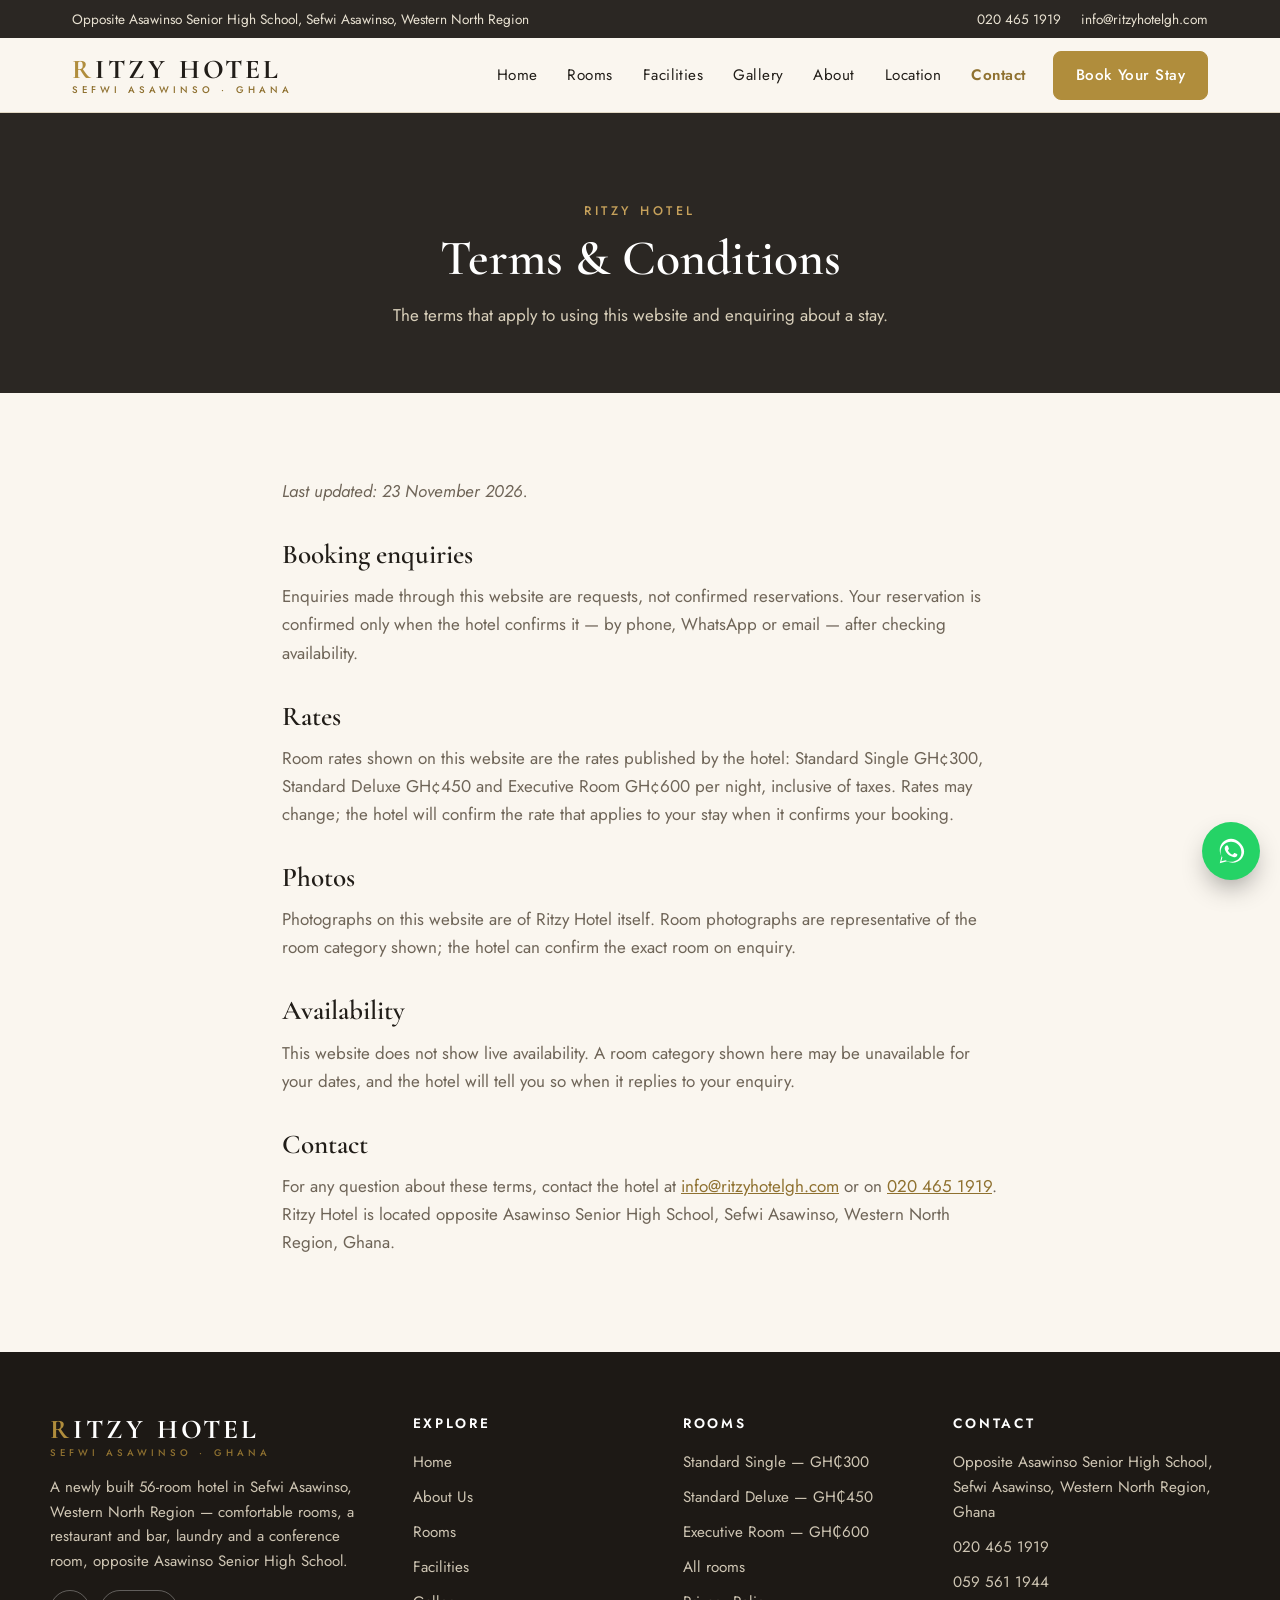
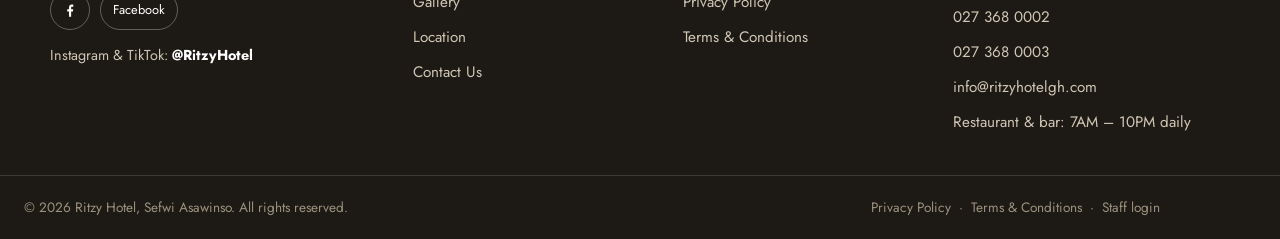
<file: terms.html>
<!DOCTYPE html>
<html lang="en">
<head>
<meta charset="utf-8">
<meta name="viewport" content="width=device-width, initial-scale=1">
<title>Terms & Conditions — Ritzy Hotel</title>
<meta name="description" content="Terms and conditions for using the Ritzy Hotel website and enquiring about a stay.">
<link rel="canonical" href="https://www.ritzyhotelgh.com/terms.html">
<meta property="og:type" content="website">
<meta property="og:title" content="Terms & Conditions — Ritzy Hotel">
<meta property="og:description" content="Terms and conditions for using the Ritzy Hotel website and enquiring about a stay.">
<meta property="og:url" content="https://www.ritzyhotelgh.com/terms.html">
<meta property="og:image" content="https://www.ritzyhotelgh.com/assets/photos/exterior-twilight.jpg">
<meta property="og:site_name" content="Ritzy Hotel">
<meta name="theme-color" content="#2b2723">
<link rel="icon" type="image/svg+xml" href="assets/favicon.svg">
<link rel="preconnect" href="https://fonts.googleapis.com">
<link rel="preconnect" href="https://fonts.gstatic.com" crossorigin>
<link href="https://fonts.googleapis.com/css2?family=Cormorant+Garamond:ital,wght@0,500;0,600;0,700;1,500&family=Jost:wght@400;500;600&display=swap" rel="stylesheet">
<link rel="stylesheet" href="assets/css/style.css">
</head>
<body>
<div class="topbar"><div class="wrap">
      <span>Opposite Asawinso Senior High School, Sefwi Asawinso, Western North Region</span>
      <span class="tb-right"><span><a href="tel:0204651919">020 465 1919</a></span><span><a href="mailto:info@ritzyhotelgh.com">info@ritzyhotelgh.com</a></span></span>
    </div></div>
    <header class="site-header"><div class="wrap">
      <a class="wordmark" href="index.html"><span class="r-mark">R</span>ITZY <span style="letter-spacing:.1em">HOTEL</span><small>SEFWI ASAWINSO &middot; GHANA</small></a>
      <button class="nav-toggle" aria-label="Open menu" aria-expanded="false"><span></span><span></span><span></span></button>
      <nav class="main-nav" aria-label="Main navigation"><a href="index.html">Home</a><a href="rooms.html">Rooms</a><a href="facilities.html">Facilities</a><a href="gallery.html">Gallery</a><a href="about.html">About</a><a href="location.html">Location</a><a href="contact.html" class="active">Contact</a><a class="btn" href="contact.html#book">Book Your Stay</a></nav>
    </div></header>
<main>
<section class="page-hero"><div class="wrap"><p class="eyebrow">Ritzy Hotel</p><h1>Terms &amp; Conditions</h1><p>The terms that apply to using this website and enquiring about a stay.</p></div></section>
  <section class="section"><div class="wrap prose">
    <p><i>Last updated: 23 November 2026.</i></p>
    <h2>Booking enquiries</h2>
    <p>Enquiries made through this website are requests, not confirmed reservations. Your reservation is confirmed only when the hotel confirms it — by phone, WhatsApp or email — after checking availability.</p>
    <h2>Rates</h2>
    <p>Room rates shown on this website are the rates published by the hotel: Standard Single GH&cent;300, Standard Deluxe GH&cent;450 and Executive Room GH&cent;600 per night, inclusive of taxes. Rates may change; the hotel will confirm the rate that applies to your stay when it confirms your booking.</p>
    <h2>Photos</h2>
    <p>Photographs on this website are of Ritzy Hotel itself. Room photographs are representative of the room category shown; the hotel can confirm the exact room on enquiry.</p>
    <h2>Availability</h2>
    <p>This website does not show live availability. A room category shown here may be unavailable for your dates, and the hotel will tell you so when it replies to your enquiry.</p>
    <h2>Contact</h2>
    <p>For any question about these terms, contact the hotel at <a href="mailto:info@ritzyhotelgh.com">info@ritzyhotelgh.com</a> or on <a href="tel:0204651919">020 465 1919</a>. Ritzy Hotel is located opposite Asawinso Senior High School, Sefwi Asawinso, Western North Region, Ghana.</p>
  </div></section>
</main>
<footer class="site-footer"><div class="wrap foot-grid">
      <div>
        <a class="wordmark" href="index.html"><span class="r-mark">R</span>ITZY <span style="letter-spacing:.1em">HOTEL</span><small>SEFWI ASAWINSO &middot; GHANA</small></a>
        <p style="margin-top:16px">A newly built 56-room hotel in Sefwi Asawinso, Western North Region — comfortable rooms, a restaurant and bar, laundry and a conference room, opposite Asawinso Senior High School.</p>
        <div class="socials">
          <a href="https://web.facebook.com/p/RITZY-HOTEL-61594269758020/" target="_blank" rel="noopener" aria-label="Ritzy Hotel on Facebook"><svg viewBox="0 0 24 24" width="18" height="18" fill="currentColor"><path d="M13.5 21v-7h2.4l.4-3h-2.8V9.1c0-.9.3-1.5 1.6-1.5h1.3V4.9c-.3 0-1.1-.1-2.1-.1-2.1 0-3.6 1.3-3.6 3.7V11H8.3v3h2.4v7h2.8z"/></svg></a>
          <a href="https://web.facebook.com/p/RITZY-HOTEL-61594269758020/" target="_blank" rel="noopener" aria-label="Ritzy Hotel on Facebook (page)" style="font-family:var(--sans);font-size:.8rem;width:auto;padding:0 12px;border-radius:999px">Facebook</a>
        </div>
        <p style="margin-top:14px;font-size:.9rem">Instagram &amp; TikTok: <b style="color:#fff">@RitzyHotel</b></p>
      </div>
      <div>
        <h4>Explore</h4>
        <ul>
          <li><a href="index.html">Home</a></li>
          <li><a href="about.html">About Us</a></li>
          <li><a href="rooms.html">Rooms</a></li>
          <li><a href="facilities.html">Facilities</a></li>
          <li><a href="gallery.html">Gallery</a></li>
          <li><a href="location.html">Location</a></li>
          <li><a href="contact.html">Contact Us</a></li>
        </ul>
      </div>
      <div>
        <h4>Rooms</h4>
        <ul>
          <li><a href="room-standard-single.html">Standard Single — <span data-price-for="standard-single">GH&cent;300</span></a></li>
          <li><a href="room-standard-deluxe.html">Standard Deluxe — <span data-price-for="standard-deluxe">GH&cent;450</span></a></li>
          <li><a href="room-executive.html">Executive Room — <span data-price-for="executive">GH&cent;600</span></a></li>
          <li><a href="rooms.html">All rooms</a></li>
          <li><a href="privacy.html">Privacy Policy</a></li>
          <li><a href="terms.html">Terms &amp; Conditions</a></li>
        </ul>
      </div>
      <div>
        <h4>Contact</h4>
        <ul>
          <li>Opposite Asawinso Senior High School, Sefwi Asawinso, Western North Region, Ghana</li>
          <li><a href="tel:0204651919">020 465 1919</a></li>
          <li><a href="tel:0595611944">059 561 1944</a></li>
          <li><a href="tel:0273680002">027 368 0002</a></li>
          <li><a href="tel:0273680003">027 368 0003</a></li>
          <li><a href="mailto:info@ritzyhotelgh.com">info@ritzyhotelgh.com</a></li>
          <li>Restaurant &amp; bar: 7AM – 10PM daily</li>
        </ul>
      </div>
    </div>
    <div class="foot-bottom"><div class="wrap">
      <span>&copy; <span id="year">2026</span> Ritzy Hotel, Sefwi Asawinso. All rights reserved.</span>
      <span><a href="privacy.html">Privacy Policy</a> &nbsp;&middot;&nbsp; <a href="terms.html">Terms &amp; Conditions</a> &nbsp;&middot;&nbsp; <a href="admin.html">Staff login</a></span>
    </div></div></footer>
    <a class="wa-float" href="#" data-wa aria-label="Chat with Ritzy Hotel on WhatsApp"><svg viewBox="0 0 32 32" fill="currentColor"><path d="M16 3C9.4 3 4 8.4 4 15c0 2.4.7 4.6 2 6.5L4 29l7.7-2c1.8 1 3.9 1.5 6 1.5h.3c6.6 0 12-5.4 12-12S22.6 3 16 3zm0 24.5c-1.9 0-3.8-.5-5.4-1.5l-.4-.2-4.6 1.2 1.2-4.4-.3-.4C5.4 20.7 4.9 19 4.9 17.3 4.9 11.2 9.9 6.2 16 6.2S27.1 11.2 27.1 17.3 22.1 27.5 16 27.5zm6.3-8.2c-.3-.2-2-1-2.3-1.1-.3-.1-.5-.2-.8.2-.2.3-.9 1.1-1.1 1.3-.2.2-.4.2-.7.1-.3-.2-1.4-.5-2.7-1.7-1-.9-1.7-2-1.9-2.3-.2-.3 0-.5.1-.7l.5-.6c.2-.2.2-.4.3-.6.1-.2 0-.4 0-.6-.1-.2-.8-1.8-1-2.5-.3-.6-.5-.6-.8-.6h-.6c-.2 0-.6.1-.9.4-.3.3-1.1 1.1-1.1 2.7s1.2 3.1 1.3 3.4c.2.2 2.3 3.6 5.7 5 3.4 1.4 3.4 1 4 .9.6-.1 2-0.8 2.2-1.6.3-.8.3-1.4.2-1.6-.1-.1-.3-.2-.7-.4z"/></svg></a>
    <script src="assets/js/ritzy-store.js"></script>
    <script src="assets/js/site.js"></script>
</body></html>
</file>
<file: assets/css/style.css>
/* ============ Ritzy Hotel — shared styles ============ */
:root{
  --ivory:#faf6ef; --ivory-2:#f3ecdd; --champagne:#e9dcc3;
  --ink:#211d18; --charcoal:#2b2723; --brown:#4a3a2c;
  --muted:#6f6558; --line:#e2d8c4;
  --gold:#b08d3c; --gold-soft:#c6a15b; --gold-dark:#8f7130;
  --green:#25d366;
  --serif:'Cormorant Garamond',Georgia,'Times New Roman',serif;
  --sans:'Jost','Segoe UI',system-ui,-apple-system,Arial,sans-serif;
  --shadow:0 18px 40px -18px rgba(33,29,24,.25);
  --radius:14px;
}
*{margin:0;padding:0;box-sizing:border-box}
html{scroll-behavior:smooth}
body{font-family:var(--sans);background:var(--ivory);color:var(--ink);line-height:1.65;font-size:17px;-webkit-font-smoothing:antialiased}
img{max-width:100%;display:block}
a{color:inherit;text-decoration:none}
ul{list-style:none}
h1,h2,h3,h4{font-family:var(--serif);font-weight:600;line-height:1.15;color:var(--ink)}
.wrap{max-width:1180px;margin:0 auto;padding:0 22px}
.eyebrow{font-size:.78rem;letter-spacing:.28em;text-transform:uppercase;color:var(--gold-dark);font-weight:500}
.section{padding:84px 0}
.section.alt{background:var(--ivory-2)}
.sec-head{max-width:680px;margin:0 auto 48px;text-align:center}
.sec-head h2{font-size:clamp(1.9rem,4vw,2.7rem);margin:10px 0 14px}
.sec-head p{color:var(--muted)}
.sec-head.left{margin-left:0;text-align:left}
.gold-rule{width:64px;height:2px;background:var(--gold);margin:18px auto 0}
.sec-head.left .gold-rule{margin-left:0}

/* buttons */
.btn{display:inline-block;background:var(--gold);color:#fff;padding:14px 30px;border-radius:999px;font-weight:500;letter-spacing:.06em;font-size:.95rem;border:1px solid var(--gold);cursor:pointer;transition:background .25s,transform .25s,box-shadow .25s;text-align:center}
.btn:hover{background:var(--gold-dark);border-color:var(--gold-dark);box-shadow:0 10px 24px -10px rgba(143,113,48,.6)}
.btn.dark{background:var(--charcoal);border-color:var(--charcoal)}
.btn.dark:hover{background:#000}
.btn.ghost{background:transparent;color:#fff;border-color:rgba(255,255,255,.75)}
.btn.ghost:hover{background:rgba(255,255,255,.14);border-color:#fff;box-shadow:none}
.btn.ghost-dark{background:transparent;color:var(--ink);border-color:var(--ink)}
.btn.ghost-dark:hover{background:var(--ink);color:#fff}
.btn.small{padding:10px 22px;font-size:.88rem}
.btn.block{width:100%}
.btn.whatsapp{background:#1faa53;border-color:#1faa53}
.btn.whatsapp:hover{background:#178a43;border-color:#178a53}

/* top bar */
.topbar{background:var(--charcoal);color:#e9e2d2;font-size:.85rem}
.topbar .wrap{display:flex;justify-content:space-between;align-items:center;gap:16px;padding-top:8px;padding-bottom:8px;flex-wrap:wrap}
.topbar a:hover{color:var(--gold-soft)}
.topbar .tb-right{display:flex;gap:20px;flex-wrap:wrap}
.topbar .tb-right span{white-space:nowrap}

/* header / nav */
.site-header{position:sticky;top:0;z-index:60;background:rgba(250,246,239,.96);backdrop-filter:blur(8px);border-bottom:1px solid var(--line)}
.site-header .wrap{display:flex;align-items:center;justify-content:space-between;gap:18px;height:74px}
.wordmark{font-family:var(--serif);font-size:1.7rem;letter-spacing:.14em;font-weight:700;color:var(--ink);line-height:1;white-space:nowrap}
.wordmark small{display:block;font-family:var(--sans);font-size:.6rem;letter-spacing:.42em;color:var(--gold-dark);font-weight:500;margin-top:3px}
.wordmark .r-mark{color:var(--gold)}
.main-nav{display:flex;gap:4px;align-items:center}
.main-nav a{padding:10px 13px;font-size:.95rem;letter-spacing:.03em;border-radius:8px}
.main-nav a:hover{color:var(--gold-dark);background:var(--ivory-2)}
.main-nav a.active{color:var(--gold-dark);font-weight:600}
.main-nav .btn{margin-left:10px;padding:11px 22px}
.nav-toggle{display:none;background:none;border:0;cursor:pointer;padding:10px}
.nav-toggle span{display:block;width:26px;height:2px;background:var(--ink);margin:6px 0;transition:.3s}
.nav-toggle.open span:nth-child(1){transform:translateY(8px) rotate(45deg)}
.nav-toggle.open span:nth-child(2){opacity:0}
.nav-toggle.open span:nth-child(3){transform:translateY(-8px) rotate(-45deg)}

/* hero */
.hero{position:relative;min-height:88vh;display:flex;align-items:flex-end;color:#fff;background:#1c1713}
.hero img.hero-bg{position:absolute;inset:0;width:100%;height:100%;object-fit:cover}
.hero::after{content:"";position:absolute;inset:0;background:linear-gradient(180deg,rgba(20,15,10,.42) 0%,rgba(20,15,10,.18) 45%,rgba(20,15,10,.72) 100%)}
.hero .wrap{position:relative;z-index:2;padding-top:120px;padding-bottom:56px;width:100%}
.hero h1{font-size:clamp(2.5rem,6vw,4.2rem);color:#fff;max-width:760px}
.hero h1 em{font-style:italic;color:var(--gold-soft)}
.hero .lede{font-size:1.15rem;color:rgba(255,255,255,.92);max-width:620px;margin:18px 0 28px}
.hero-ctas{display:flex;gap:14px;flex-wrap:wrap}
.hero-meta{margin-top:26px;font-size:.92rem;color:rgba(255,255,255,.85);letter-spacing:.04em}
.hero-meta b{color:#fff}

/* booking search */
.search-card{background:#fff;color:var(--ink);border-radius:var(--radius);box-shadow:var(--shadow);padding:22px;margin-top:38px}
.hero-search{background:rgba(255,255,255,.55);backdrop-filter:blur(14px);-webkit-backdrop-filter:blur(14px);border:1px solid rgba(255,255,255,.55)}
.search-card h3{font-size:1.25rem;margin-bottom:4px}
.search-card p{font-size:.9rem;color:var(--muted);margin-bottom:16px}
.hero-search .hero-result{display:none;margin-top:16px;background:rgba(255,255,255,.94);border-radius:9px;padding:14px 16px;font-size:.96rem;line-height:1.55;text-align:left}
.hero-search .hero-result.show{display:block}
.hero-search .hero-result.ok{color:#2e6b4f}
.hero-search .hero-result.no{color:#8a3b2e}
.hero-search .hero-result p{color:inherit;margin:0 0 6px}
.hero-search .hero-result p:last-child{margin-bottom:0}
.hero-search .hero-result .hero-alt{display:block;width:100%;text-align:left;background:none;border:0;padding:6px 0;cursor:pointer;font:inherit;font-size:.96rem;color:var(--gold-dark);text-decoration:underline}
.hero-search .hero-result .hero-alt:hover{color:var(--gold)}
.avail-badge{display:block;font-family:var(--sans);font-size:.74rem;font-weight:600;letter-spacing:.08em;text-transform:uppercase;margin:0 0 10px}
.avail-badge:empty{display:none}
.avail-badge.avail-ok{color:#2e6b4f}
.avail-badge.avail-no{color:#8a3b2e}
.room-card .avail-badge{margin-bottom:12px}
.search-grid{display:grid;grid-template-columns:repeat(5,1fr);gap:12px;align-items:end}
.field label{display:block;font-size:.78rem;letter-spacing:.12em;text-transform:uppercase;color:var(--muted);margin-bottom:6px;font-weight:500}
.field input,.field select,.field textarea{width:100%;padding:12px 13px;border:1px solid #d8cdb6;border-radius:9px;font:inherit;font-size:.98rem;background:#fff;color:var(--ink)}
.field input:focus,.field select:focus,.field textarea:focus{outline:2px solid var(--gold-soft);border-color:var(--gold)}
.field .hint{font-size:.8rem;color:var(--muted);margin-top:5px;text-transform:none;letter-spacing:0}

/* split / intro */
.split{display:grid;grid-template-columns:1fr 1fr;gap:56px;align-items:center}
.split .img-frame{border-radius:var(--radius);overflow:hidden;box-shadow:var(--shadow)}
.split .img-frame img{width:100%;height:100%;object-fit:cover;aspect-ratio:4/3}
.split h2{font-size:clamp(1.9rem,3.6vw,2.6rem);margin:10px 0 16px}
.split p{color:var(--muted);margin-bottom:14px}
.split p b{color:var(--ink)}
.check-list{margin:18px 0 24px;display:grid;gap:10px}
.check-list li{padding-left:30px;position:relative}
.check-list li::before{content:"✓";position:absolute;left:0;top:0;color:var(--gold-dark);font-weight:700}

/* room cards */
.rooms-grid{display:grid;grid-template-columns:repeat(3,1fr);gap:28px}
.room-card{background:#fff;border:1px solid var(--line);border-radius:var(--radius);overflow:hidden;display:flex;flex-direction:column;transition:transform .3s,box-shadow .3s}
.room-card:hover{transform:translateY(-5px);box-shadow:var(--shadow)}
.room-card .img-wrap{overflow:hidden;aspect-ratio:4/3}
.room-card img{width:100%;height:100%;object-fit:cover;transition:transform .5s}
.room-card:hover img{transform:scale(1.05)}
.room-card .card-body{padding:26px;display:flex;flex-direction:column;flex:1}
.room-card h3{font-size:1.5rem}
.room-card .price{color:var(--gold-dark);font-family:var(--serif);font-size:1.25rem;margin:8px 0 4px}
.room-card .price small{font-family:var(--sans);font-size:.8rem;color:var(--muted)}
.room-card p.desc{color:var(--muted);font-size:.96rem;margin-bottom:14px}
.room-card .feats{font-size:.9rem;color:var(--brown);margin-bottom:20px;display:flex;flex-wrap:wrap;gap:6px}
.room-card .feats span{background:var(--ivory-2);border:1px solid var(--line);border-radius:999px;padding:4px 11px}
.room-card .card-actions{margin-top:auto;display:flex;gap:10px;flex-wrap:wrap}
.note{font-size:.88rem;color:var(--muted);text-align:center;margin-top:26px}

/* facilities */
.fac-grid{display:grid;grid-template-columns:repeat(3,1fr);gap:24px}
.fac-card{background:#fff;border:1px solid var(--line);border-radius:var(--radius);padding:30px 26px;text-align:center}
.fac-card .icon{width:58px;height:58px;margin:0 auto 16px;border-radius:50%;background:var(--ivory-2);border:1px solid var(--line);display:grid;place-items:center;color:var(--gold-dark)}
.fac-card .icon svg{width:27px;height:27px}
.fac-card h3{font-size:1.35rem;margin-bottom:8px}
.fac-card p{color:var(--muted);font-size:.95rem}
.fac-card .hours{margin-top:10px;font-size:.88rem;color:var(--gold-dark);font-weight:500;letter-spacing:.05em}

/* menu (typographic, no photos) */
.menu-board{background:var(--charcoal);color:#f2ecdf;border-radius:var(--radius);padding:52px 48px}
.menu-board h3{color:#fff;font-size:1.9rem;text-align:center}
.menu-board .menu-sub{text-align:center;color:#cfc4ab;font-size:.95rem;margin:8px 0 36px}
.menu-cols{display:grid;grid-template-columns:1fr 1fr;gap:12px 56px}
.menu-cat{border-bottom:1px solid rgba(255,255,255,.16);padding:14px 0}
.menu-cat h4{color:var(--gold-soft);font-size:1.2rem;letter-spacing:.06em;text-transform:uppercase;margin-bottom:6px}
.menu-cat p{color:#e6ddc9;font-size:.95rem}
.menu-note{text-align:center;margin-top:30px;color:#cfc4ab;font-size:.9rem}

/* illustrative (generated) images — always captioned as such */
.illus-figure{margin:0 0 28px;border-radius:var(--radius);overflow:hidden;box-shadow:var(--shadow);background:#fff}
.illus-figure img{width:100%;aspect-ratio:16/9;object-fit:cover}
.illus-figure figcaption{background:var(--charcoal);color:#e9e2d2;font-size:.88rem;padding:13px 18px;text-align:center;letter-spacing:.02em}
.illus-figure figcaption b{color:var(--gold-soft)}
.food-row{display:grid;grid-template-columns:1fr 1fr;gap:20px;margin-top:38px}
.food-row figure{margin:0;border-radius:12px;overflow:hidden}
.food-row img{width:100%;aspect-ratio:4/3;object-fit:cover}
.food-row figcaption{color:#cfc4ab;font-size:.88rem;padding:12px 4px 0;text-align:center}
.food-row figcaption b{color:var(--gold-soft)}

/* gallery */
.filters{display:flex;gap:10px;justify-content:center;flex-wrap:wrap;margin-bottom:34px}
.filter-btn{padding:10px 20px;border-radius:999px;border:1px solid var(--gold);background:transparent;color:var(--gold-dark);cursor:pointer;font:inherit;font-size:.92rem}
.filter-btn.active,.filter-btn:hover{background:var(--gold);color:#fff}
.masonry{columns:3;column-gap:20px}
.masonry figure{margin:0 0 20px;break-inside:avoid;border-radius:12px;overflow:hidden;cursor:pointer;position:relative}
.masonry img{width:100%;transition:transform .4s}
.masonry figure:hover img{transform:scale(1.04)}
.masonry figcaption{position:absolute;left:0;right:0;bottom:0;padding:34px 16px 12px;background:linear-gradient(180deg,transparent,rgba(0,0,0,.72));color:#fff;font-size:.88rem;letter-spacing:.04em}
.lightbox{position:fixed;inset:0;background:rgba(15,12,9,.94);z-index:100;display:none;align-items:center;justify-content:center;flex-direction:column;padding:20px}
.lightbox.open{display:flex}
.lightbox img{max-width:min(1000px,94vw);max-height:80vh;object-fit:contain;border-radius:8px}
.lightbox .lb-cap{color:#fff;margin-top:14px;font-size:.95rem;letter-spacing:.04em}
.lightbox .lb-close,.lightbox .lb-prev,.lightbox .lb-next{position:absolute;background:rgba(255,255,255,.12);color:#fff;border:1px solid rgba(255,255,255,.35);border-radius:50%;width:46px;height:46px;font-size:1.3rem;cursor:pointer;display:grid;place-items:center}
.lightbox .lb-close{top:18px;right:18px}
.lightbox .lb-prev{left:14px;top:50%;transform:translateY(-50%)}
.lightbox .lb-next{right:14px;top:50%;transform:translateY(-50%)}

/* why choose */
.why-grid{display:grid;grid-template-columns:repeat(3,1fr);gap:24px}
.why-card{display:flex;gap:18px}
.why-card .num{font-family:var(--serif);font-size:2rem;color:var(--gold);line-height:1;min-width:44px}
.why-card h3{font-size:1.25rem;margin-bottom:6px}
.why-card p{color:var(--muted);font-size:.95rem}

/* reviews */
.reviews{text-align:center}
.stars{color:var(--gold);font-size:1.6rem;letter-spacing:.18em}
.reviews .big{font-family:var(--serif);font-size:3.2rem;line-height:1;margin:14px 0 4px}
.reviews p{color:var(--muted);max-width:560px;margin:0 auto 26px}

/* location */
.map-frame{border-radius:var(--radius);overflow:hidden;box-shadow:var(--shadow);border:1px solid var(--line)}
.map-frame iframe{width:100%;height:420px;border:0;display:block}
.loc-grid{display:grid;grid-template-columns:1.15fr .85fr;gap:44px;align-items:start;margin-top:40px}
.loc-card{background:#fff;border:1px solid var(--line);border-radius:var(--radius);padding:30px}
.loc-card h3{font-size:1.4rem;margin-bottom:14px}
.loc-card dl{display:grid;gap:12px;font-size:.98rem}
.loc-card dt{font-size:.75rem;letter-spacing:.16em;text-transform:uppercase;color:var(--gold-dark);font-weight:600}
.loc-card dd{color:var(--ink)}
.loc-card dd a{color:var(--gold-dark);text-decoration:underline}

/* CTA banner */
.cta-banner{background:var(--charcoal);color:#fff;text-align:center;padding:88px 22px;position:relative;overflow:hidden}
.cta-banner h2{color:#fff;font-size:clamp(2rem,4.4vw,3rem);margin-bottom:14px}
.cta-banner p{color:#d8cfba;max-width:560px;margin:0 auto 30px}

/* booking form */
.booking{background:var(--ivory-2)}
.booking .form-card{background:#fff;border:1px solid var(--line);border-radius:var(--radius);padding:40px;max-width:860px;margin:0 auto;box-shadow:var(--shadow)}
.form-grid{display:grid;grid-template-columns:1fr 1fr;gap:16px}
.form-grid .full{grid-column:1/-1}
.form-error{display:none;background:#fbe9e7;border:1px solid #e5a49e;color:#7a2b24;border-radius:9px;padding:12px 16px;margin-bottom:18px;font-size:.94rem}
.form-error.show{display:block}
.form-ok{display:none;text-align:center;padding:20px 0}
.form-ok.show{display:block}
.form-ok .tick{font-size:2.6rem;color:var(--gold-dark)}
.form-ok h3{font-size:1.6rem;margin:10px 0}
.form-ok p{color:var(--muted);max-width:520px;margin:0 auto 22px}

/* room detail */
.room-detail{display:grid;grid-template-columns:1.1fr .9fr;gap:52px;align-items:start}
.room-detail .img-frame{border-radius:var(--radius);overflow:hidden;box-shadow:var(--shadow)}
.room-detail .img-frame img{width:100%;aspect-ratio:4/3;object-fit:cover}
.room-detail .thumb-row{display:grid;grid-template-columns:repeat(3,1fr);gap:12px;margin-top:12px}
.room-detail .thumb-row img{border-radius:10px;aspect-ratio:4/3;object-fit:cover;cursor:pointer;border:2px solid transparent}
.room-detail .thumb-row img.active{border-color:var(--gold)}
.room-detail h1{font-size:clamp(2rem,4vw,2.8rem);margin:8px 0 6px}
.room-detail .price{font-family:var(--serif);font-size:1.6rem;color:var(--gold-dark);margin-bottom:16px}
.room-detail .price small{font-family:var(--sans);font-size:.85rem;color:var(--muted)}
.room-detail p{color:var(--muted);margin-bottom:16px}
.feat-list{display:grid;grid-template-columns:1fr 1fr;gap:10px;margin:18px 0 26px}
.feat-list li{padding-left:28px;position:relative;font-size:.97rem}
.feat-list li::before{content:"✓";position:absolute;left:0;color:var(--gold-dark);font-weight:700}

/* page hero (inner pages) */
.page-hero{background:var(--charcoal);color:#fff;padding:74px 0 64px;text-align:center}
.page-hero h1{color:#fff;font-size:clamp(2.1rem,4.6vw,3.1rem);margin-top:8px}
.page-hero p{color:#d8cfba;max-width:640px;margin:14px auto 0}
.page-hero .eyebrow{color:var(--gold-soft)}

/* generic content */
.prose{max-width:760px;margin:0 auto}
.prose h2{font-size:1.7rem;margin:34px 0 12px}
.prose h3{font-size:1.3rem;margin:26px 0 8px}
.prose p,.prose li{color:var(--muted);margin-bottom:12px}
.prose ul{list-style:disc;padding-left:22px;margin-bottom:14px}
.prose a{color:var(--gold-dark);text-decoration:underline}
.stat-row{display:grid;grid-template-columns:repeat(3,1fr);gap:20px;text-align:center;margin:40px 0}
.stat-row .stat{background:#fff;border:1px solid var(--line);border-radius:var(--radius);padding:26px 12px}
.stat-row .stat b{font-family:var(--serif);font-size:2.1rem;color:var(--gold-dark);display:block;line-height:1.1}
.stat-row .stat span{font-size:.88rem;color:var(--muted);letter-spacing:.06em;text-transform:uppercase}

/* footer */
.site-footer{background:#1d1915;color:#cfc6b4}
.site-footer .foot-grid{display:grid;grid-template-columns:1.4fr 1fr 1fr 1.2fr;gap:40px;padding:64px 0 40px}
.site-footer h4{color:#fff;font-family:var(--sans);font-size:.85rem;letter-spacing:.2em;text-transform:uppercase;margin-bottom:18px}
.site-footer .wordmark{color:#fff}
.site-footer p{font-size:.94rem;margin-bottom:14px}
.site-footer ul{display:grid;gap:10px;font-size:.95rem}
.site-footer a:hover{color:var(--gold-soft)}
.site-footer .socials{display:flex;gap:10px;margin-top:16px}
.site-footer .socials a{border:1px solid rgba(255,255,255,.3);border-radius:50%;width:40px;height:40px;display:grid;place-items:center;color:#fff}
.site-footer .socials a:hover{border-color:var(--gold-soft);color:var(--gold-soft)}
.foot-bottom{border-top:1px solid rgba(255,255,255,.14);padding:20px 96px 20px 0;font-size:.85rem;color:#9b917d} /* right padding keeps the links clear of the floating WhatsApp button */
.foot-bottom .wrap{display:flex;justify-content:space-between;gap:14px;flex-wrap:wrap}

/* floating whatsapp */
.wa-float{position:fixed;right:20px;bottom:20px;z-index:70;width:58px;height:58px;border-radius:50%;background:#25d366;color:#fff;display:grid;place-items:center;box-shadow:0 12px 28px -8px rgba(0,0,0,.45);transition:transform .25s}
.wa-float:hover{transform:scale(1.08)}
.wa-float svg{width:30px;height:30px}

/* reveal animation */
.reveal{opacity:0;transform:translateY(22px);transition:opacity .7s ease,transform .7s ease}
.reveal.in{opacity:1;transform:none}
@media (prefers-reduced-motion:reduce){
  .reveal{opacity:1;transform:none;transition:none}
  html{scroll-behavior:auto}
  .to-top{transition:none}
}

/* responsive */
@media (max-width:1020px){
  .search-grid{grid-template-columns:repeat(2,1fr)}
  .search-grid .btn{grid-column:1/-1}
  .fac-grid,.why-grid{grid-template-columns:repeat(2,1fr)}
  .rooms-grid{grid-template-columns:1fr}
  .masonry{columns:2}
  .site-footer .foot-grid{grid-template-columns:1fr 1fr}
  .split,.loc-grid,.room-detail{grid-template-columns:1fr;gap:36px}
}
@media (max-width:860px){
  .main-nav{position:fixed;top:74px;right:0;left:0;background:var(--ivory);flex-direction:column;align-items:stretch;padding:12px 22px 22px;border-bottom:1px solid var(--line);box-shadow:0 24px 30px -18px rgba(0,0,0,.3);display:none}
  .main-nav.open{display:flex}
  .main-nav a{padding:13px 6px;border-bottom:1px solid var(--ivory-2)}
  .main-nav .btn{margin:12px 0 0;text-align:center}
  .nav-toggle{display:block}
  .topbar .tb-right{display:none}
}
@media (max-width:640px){
  body{font-size:16px}
  .section{padding:60px 0}
  .rooms-grid,.fac-grid,.why-grid,.menu-cols,.form-grid,.stat-row,.food-row{grid-template-columns:1fr}
  .masonry{columns:1}
  .menu-board{padding:36px 22px}
  .booking .form-card{padding:26px 20px}
  .hero{min-height:0}
  .hero .wrap{padding-top:84px}
  .search-grid{grid-template-columns:1fr}
  .site-footer .foot-grid{grid-template-columns:1fr}
  .map-frame iframe{height:320px}
  .feat-list{grid-template-columns:1fr}
}

/* ---- Back to top (small, above the WhatsApp button) ---- */
.to-top{position:fixed;right:29px;bottom:90px;z-index:70;width:40px;height:40px;border-radius:50%;background:var(--gold);color:#fff;border:1px solid var(--gold-dark);display:grid;place-items:center;cursor:pointer;box-shadow:0 8px 24px rgba(0,0,0,.28);opacity:0;visibility:hidden;transform:translateY(6px);transition:opacity 160ms ease-out,transform 160ms ease-out,visibility 160ms}
.to-top.show{opacity:1;visibility:visible;transform:translateY(0)}
.to-top:hover{background:var(--gold-dark)}
.to-top svg{width:18px;height:18px}

/* ---- Staff dashboard (admin) ---- */
.demo-badge{display:inline-block;background:var(--gold);color:#fff;font-family:var(--sans);font-size:.72rem;font-weight:600;letter-spacing:.12em;text-transform:uppercase;border-radius:999px;padding:4px 12px;vertical-align:middle}
.admin-login{max-width:480px;margin:0 auto}
.admin-login .field{margin-bottom:14px}
.admin-bar{display:flex;justify-content:space-between;align-items:center;gap:14px;flex-wrap:wrap;background:#fff;border:1px solid var(--line);border-radius:var(--radius);padding:14px 18px;margin-bottom:22px}
.admin-tabs{display:flex;gap:8px;flex-wrap:wrap;margin-bottom:22px}
.admin-tab{padding:11px 20px;border-radius:999px;border:1px solid var(--charcoal);background:transparent;color:var(--charcoal);cursor:pointer;font:inherit;font-size:.95rem}
.admin-tab.active{background:var(--charcoal);color:#fff}
.admin-panel h2{margin-bottom:8px}
.admin-note{color:var(--muted);font-size:.95rem;margin-bottom:18px}
.admin-stats{display:flex;gap:12px;flex-wrap:wrap;margin-bottom:18px}
.admin-stat{background:#fff;border:1px solid var(--line);border-radius:var(--radius);padding:14px 18px;min-width:120px}
.admin-stat b{font-family:var(--serif);font-size:1.6rem;color:var(--gold-dark);display:block;line-height:1.1}
.admin-stat span{font-size:.8rem;color:var(--muted);letter-spacing:.06em;text-transform:uppercase}
.admin-filters{display:grid;grid-template-columns:1fr 1fr;gap:16px;max-width:560px;margin-bottom:18px}
.admin-table{width:100%;border-collapse:separate;border-spacing:0;background:#fff;border:1px solid var(--line);border-radius:var(--radius);overflow:hidden;font-size:.95rem}
.admin-table th,.admin-table td{padding:12px 14px;text-align:left;border-bottom:1px solid var(--line);vertical-align:top}
.admin-table th{font-size:.75rem;letter-spacing:.12em;text-transform:uppercase;color:var(--muted);background:var(--ivory-2)}
.admin-table tr:last-child td{border-bottom:0}
.admin-table select{padding:7px 9px;border:1px solid #d8cdb6;border-radius:8px;font:inherit;font-size:.9rem;background:#fff}
.sample-pill{display:inline-block;font-size:.7rem;font-weight:600;letter-spacing:.08em;text-transform:uppercase;color:var(--gold-dark);background:var(--champagne);border:1px dashed var(--gold);border-radius:999px;padding:2px 8px;margin-left:6px;vertical-align:middle}
.admin-rooms{display:grid;grid-template-columns:repeat(2,1fr);gap:20px}
.admin-room{background:#fff;border:1px solid var(--line);border-radius:var(--radius);padding:22px}
.admin-room h3{margin-bottom:4px}
.admin-room .meta{color:var(--muted);font-size:.9rem;margin-bottom:14px}
.admin-room .row{display:grid;grid-template-columns:1fr 1fr;gap:12px}
.admin-room .field{margin-bottom:0}
.admin-room .btn{margin-top:14px}
.admin-saved{color:var(--gold-dark);font-weight:600;margin-left:12px}
.crm-subtabs{display:flex;gap:8px;flex-wrap:wrap;margin-bottom:18px}
.crm-subtab{padding:8px 16px;border-radius:999px;border:1px solid var(--charcoal);background:transparent;color:var(--charcoal);cursor:pointer;font:inherit;font-size:.9rem}
.crm-subtab.active{background:var(--charcoal);color:#fff}
.crm-pills{display:flex;gap:8px;flex-wrap:wrap}
#crm-guests .admin-filters{grid-template-columns:280px 1fr;max-width:760px}
.crm-pill{padding:8px 14px;border-radius:999px;border:1px solid #d8cdb6;background:#fff;color:var(--ink);cursor:pointer;font:inherit;font-size:.9rem}
.crm-pill.active{background:var(--charcoal);border-color:var(--charcoal);color:#fff}
.guest-tags{display:flex;gap:6px;flex-wrap:wrap}
.guest-tag{font-size:.72rem;font-weight:600;letter-spacing:.06em;text-transform:uppercase;padding:3px 9px;border-radius:999px;background:var(--ivory-2);color:var(--charcoal);white-space:nowrap}
.guest-tag.vip{background:#f3e2a8;color:#6b5312}
.guest-detail{background:#fff;border:1px solid var(--line);border-radius:var(--radius);padding:22px;margin-top:20px}
.guest-detail h3{margin-bottom:4px}
.guest-detail .meta{color:var(--muted);font-size:.92rem;margin-bottom:14px}
.guest-detail textarea{width:100%;min-height:74px;padding:10px 12px;border:1px solid #d8cdb6;border-radius:8px;font:inherit;font-size:.95rem}
.guest-detail .field{margin-bottom:14px}
.crm-followups{display:grid;grid-template-columns:repeat(2,1fr);gap:16px}
.followup-card{background:#fff;border:1px solid var(--line);border-radius:var(--radius);padding:18px 20px}
.followup-card h3{margin-bottom:4px;font-size:1.05rem}
.followup-card p{color:var(--muted);font-size:.92rem;margin-bottom:12px}
.followup-msg{background:var(--ivory-2);border-radius:8px;padding:12px 14px;font-size:.95rem;margin:12px 0;white-space:pre-wrap}
.followup-card.sent{opacity:.7}
.crm-bars{display:grid;gap:22px;max-width:640px}
.crm-bar-row .bar-label{display:flex;justify-content:space-between;gap:12px;font-size:.92rem;margin-bottom:6px}
.crm-bar{height:12px;background:var(--ivory-2);border-radius:999px;overflow:hidden}
.crm-bar i{display:block;height:100%;background:var(--charcoal);border-radius:999px}
.crm-bar.gold i{background:var(--gold)}
.crm-bars h3{margin-bottom:2px}
.admin-form{max-width:560px}
.admin-form .field{margin-bottom:14px}
.av-cal{display:grid;grid-template-columns:repeat(7,1fr);gap:6px;max-width:640px}
.av-cal>div{padding:4px 0}
.av-day{aspect-ratio:1;min-width:0;overflow:hidden;border:1px solid var(--line);border-radius:10px;background:#fff;cursor:pointer;font:inherit;font-size:.9rem;padding:4px;display:flex;flex-direction:column;align-items:center;justify-content:center;gap:2px}
.av-day:hover{border-color:var(--gold)}
.av-day.past{opacity:.4;cursor:default}
.av-day.blocked{background:#fbe9e7;border-color:#e5a49e;color:#7a2b24}
.av-day.has-bookings{background:#e8f1f4}
.av-day .n{font-weight:600}
.av-day .b{font-size:.68rem;color:var(--muted)}
.av-day.blocked .b{color:#7a2b24}
.av-day.today{outline:2px solid var(--gold);outline-offset:-2px}
.av-nav{display:flex;align-items:center;gap:14px;margin-bottom:14px}
.av-nav h3{margin:0;flex:1;min-width:0;text-align:center}
.admin-legend{font-size:.88rem;color:var(--muted);margin-top:14px}
.lg{display:inline-block;width:12px;height:12px;border-radius:3px;vertical-align:-1px;margin-right:4px}
.lg.blocked{background:#e5a49e}
.lg.booked{background:#9cc3d1}
.lg.free{background:#fff;border:1px solid var(--line)}
@media (max-width:640px){
  .admin-rooms{grid-template-columns:1fr}
  .admin-filters{grid-template-columns:1fr}
  #crm-guests .admin-filters{grid-template-columns:1fr}
  .admin-table thead{display:none}
  .admin-table,.admin-table tbody,.admin-table tr,.admin-table td{display:block;width:100%}
  .admin-table tr{border-bottom:1px solid var(--line);padding:8px 0}
  .admin-table td{border-bottom:0;padding:8px 14px;text-align:right}
  .admin-table td::before{content:attr(data-label);float:left;font-weight:600;color:var(--muted);font-size:.78rem;letter-spacing:.08em;text-transform:uppercase}
  .admin-bar{flex-direction:column;align-items:flex-start}
  .av-day{font-size:.8rem}
  .av-day .b{font-size:.55rem;line-height:1.25;text-align:center}
  .crm-followups{grid-template-columns:1fr}
}
</file>
